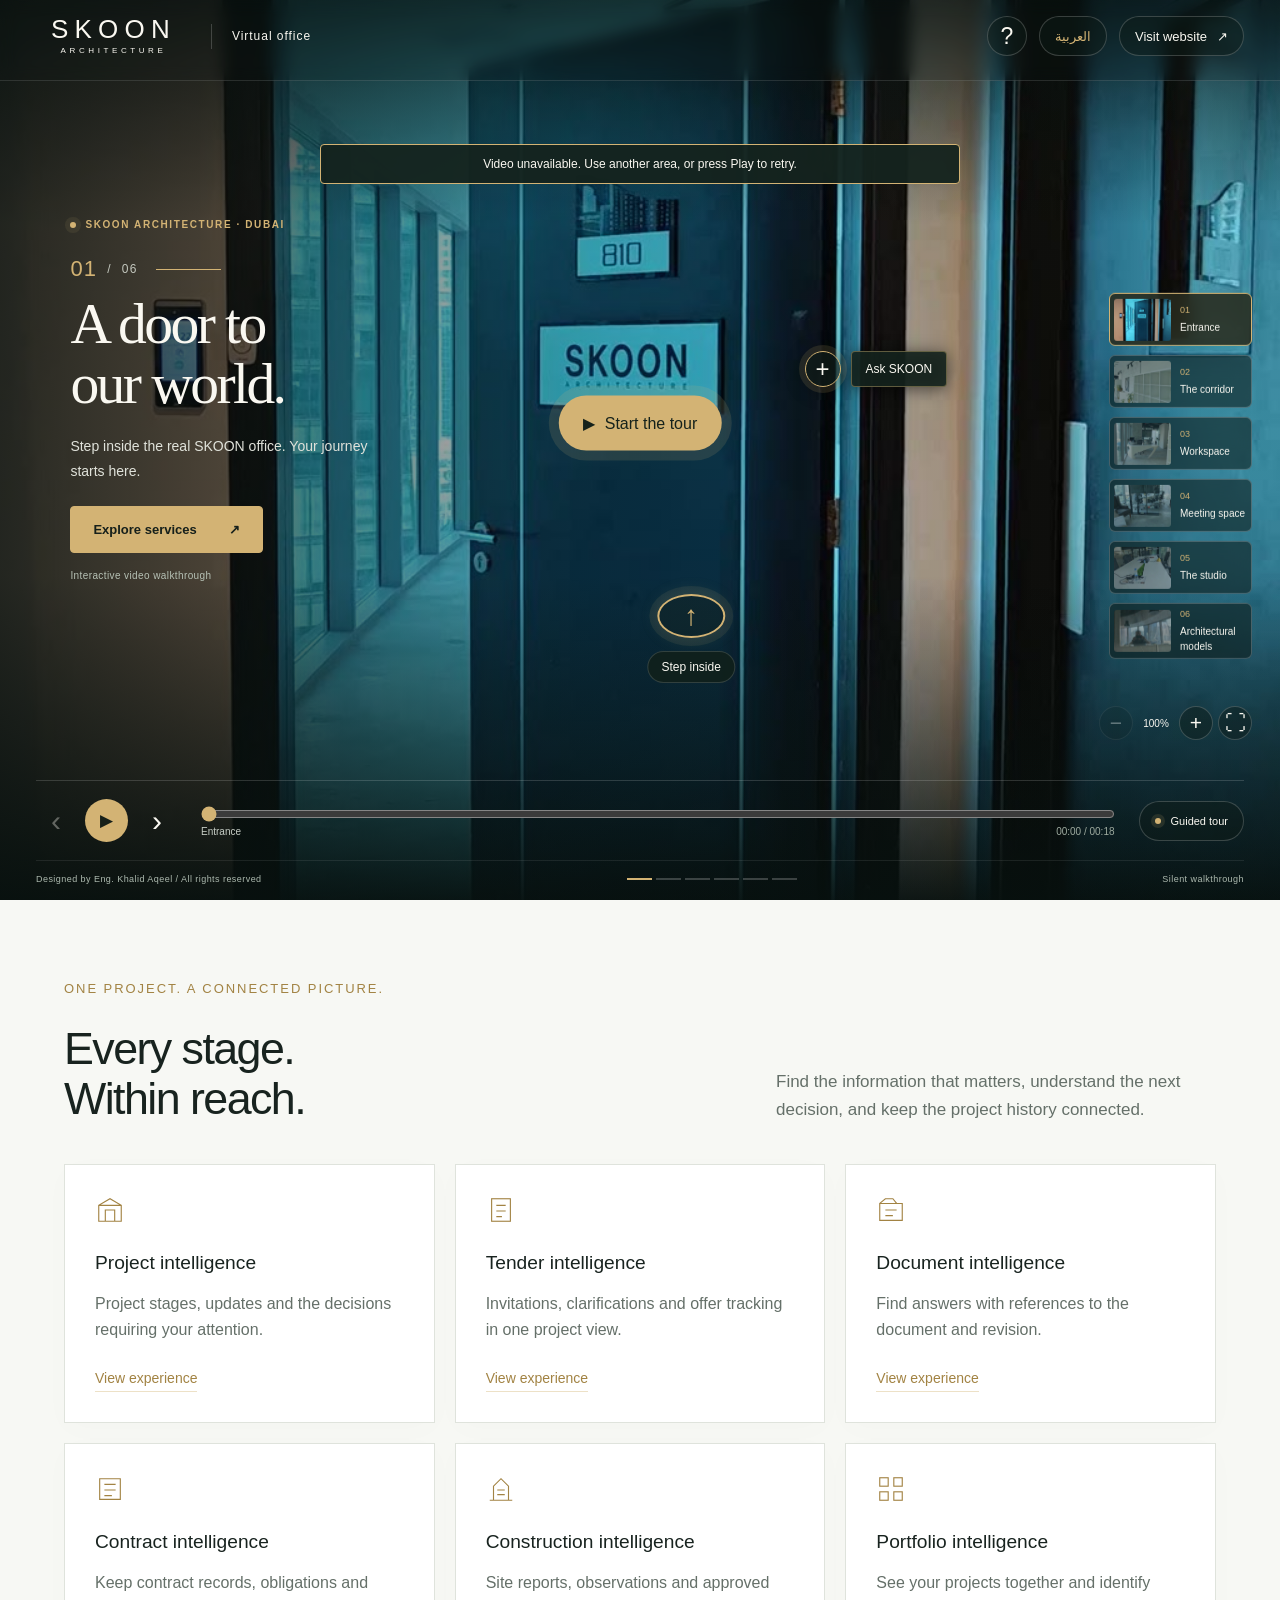
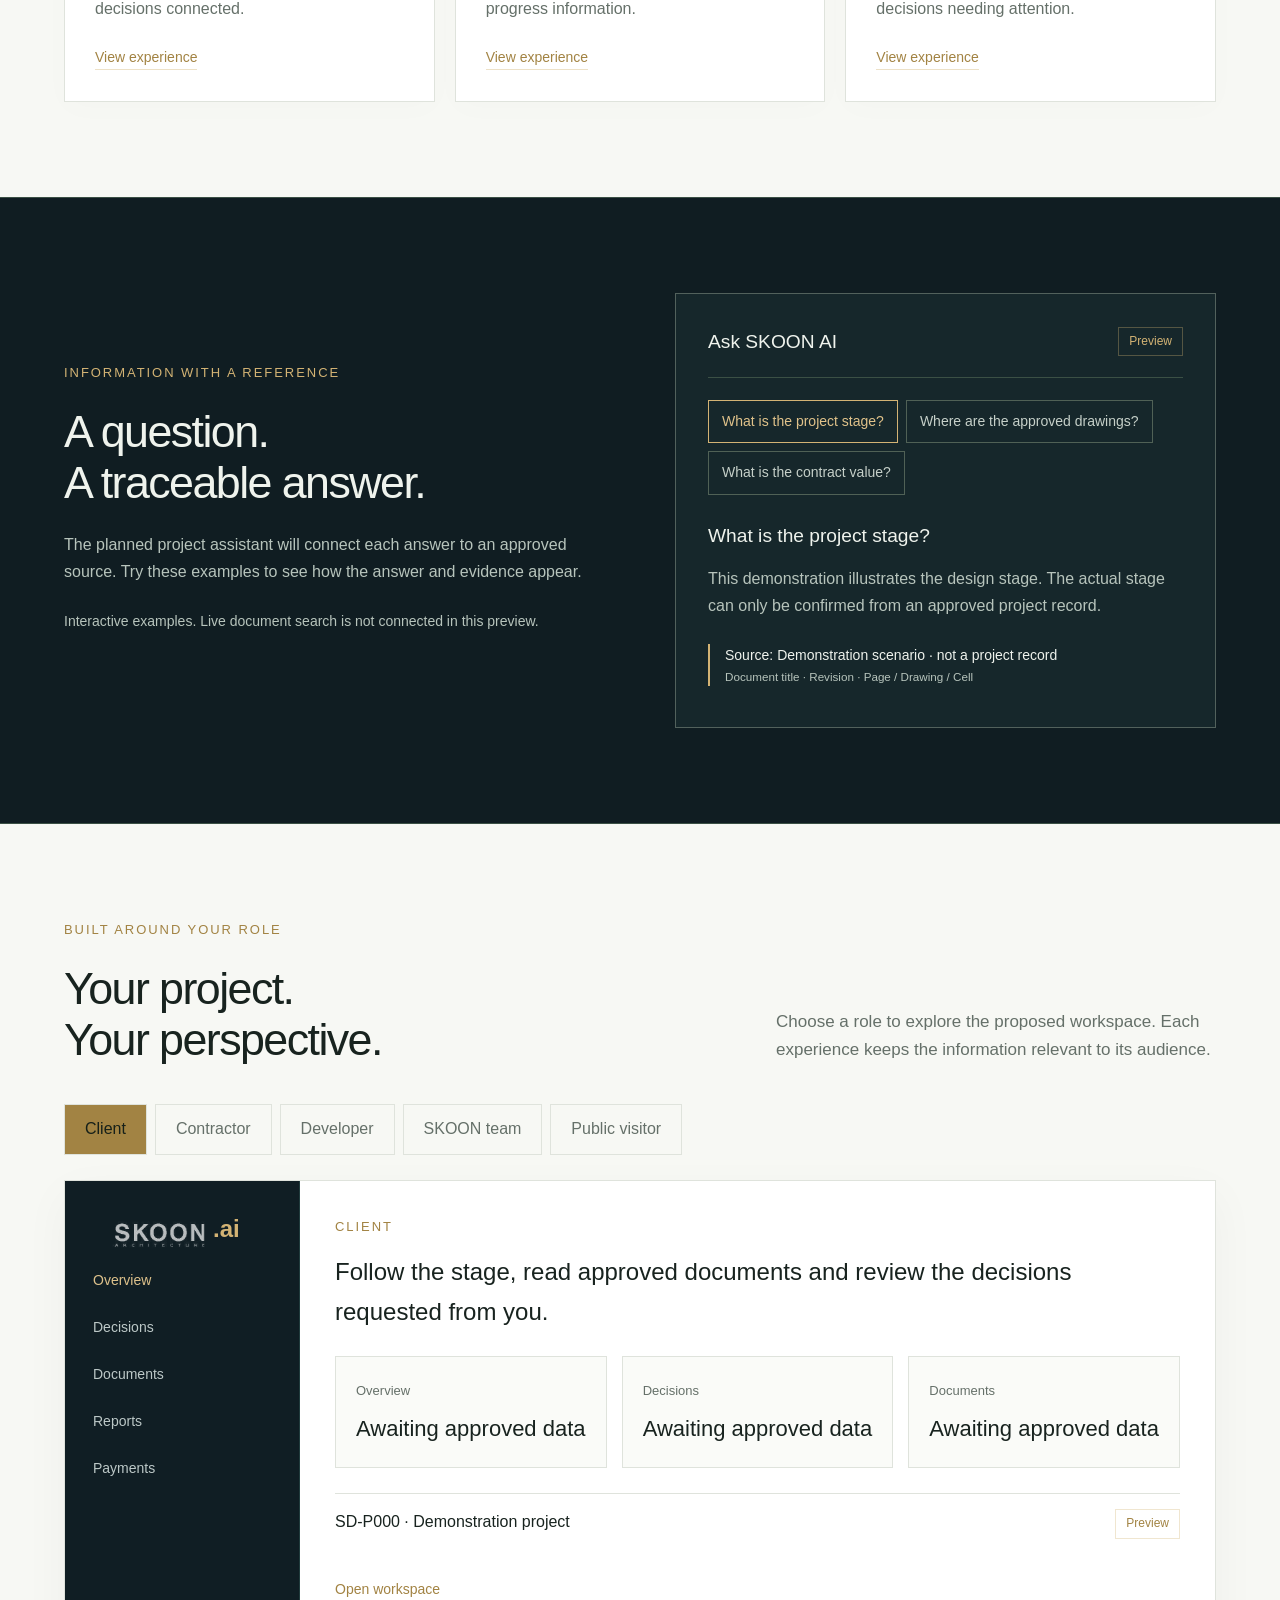
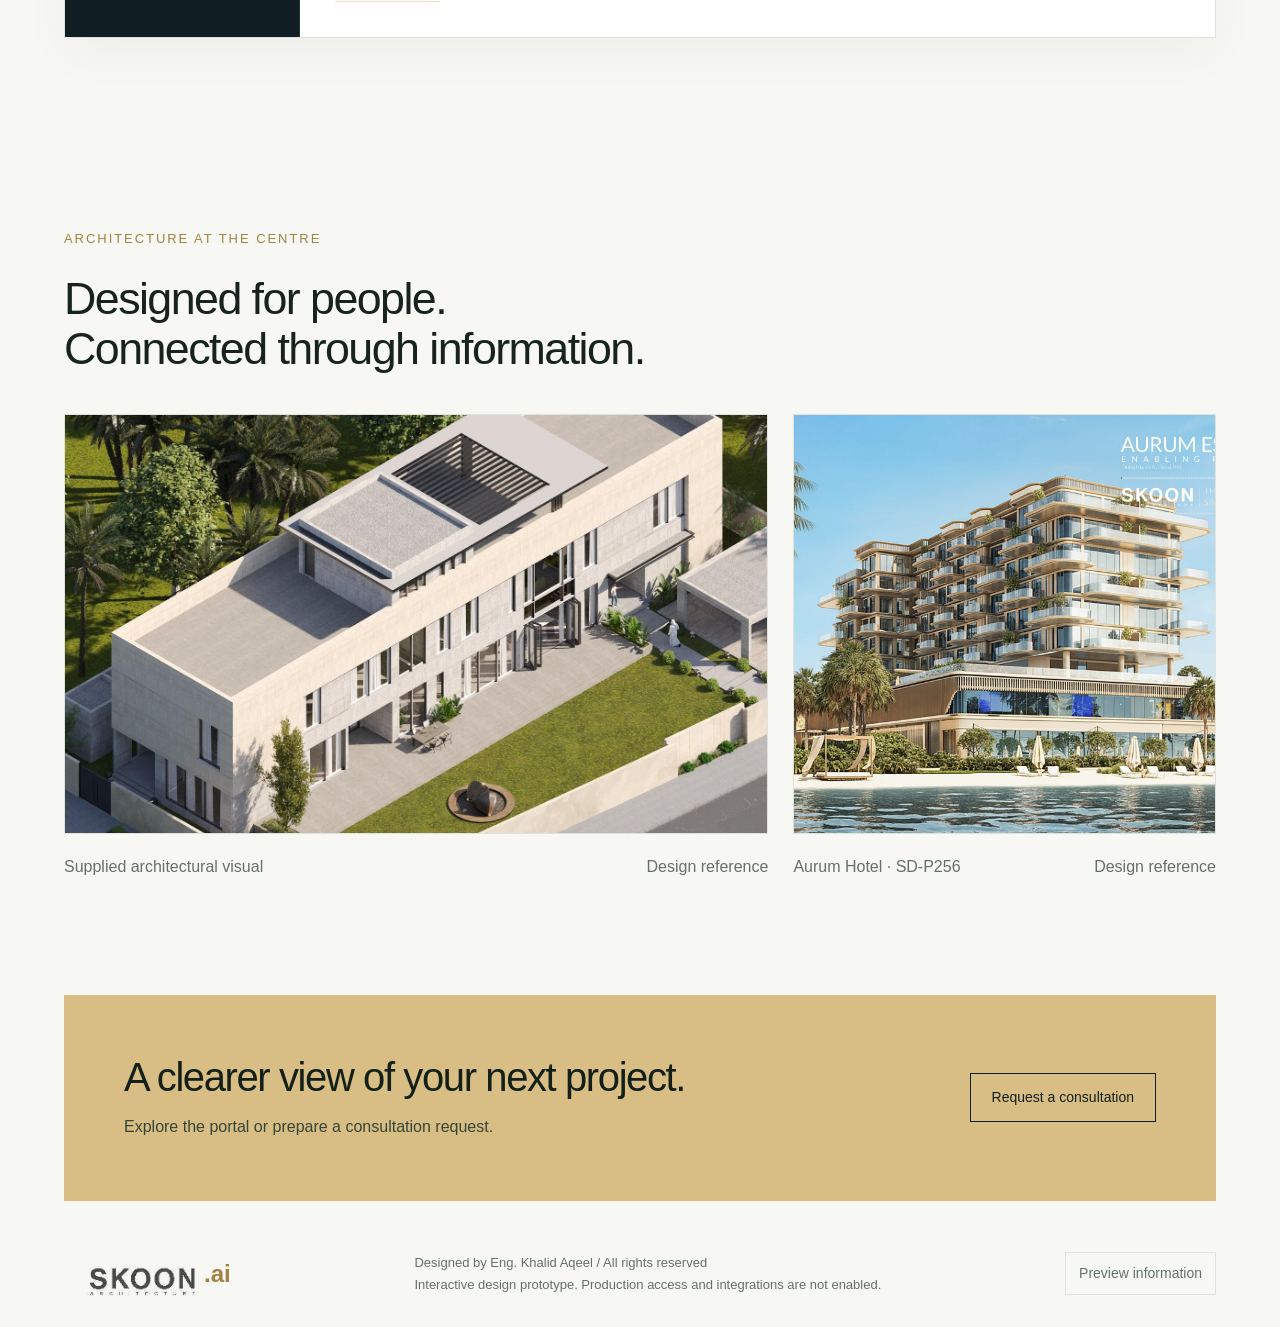
<file: index.html>
<!doctype html><html lang="en"><head><meta charset="utf-8"><meta name="viewport" content="width=device-width, initial-scale=1"><title>SKOON.AI | أهلاً بكم في عالم سكون</title><meta name="description" content="أهلاً بكم في عالم سكون — تجربة افتراضية مدعومة بالذكاء الاصطناعي. استكشف مكتبنا، تعرّف على خدماتنا، وتحدث مع مساعد سكون."><link rel="icon" type="image/svg+xml" href="data:image/svg+xml,%3Csvg xmlns='http://www.w3.org/2000/svg' viewBox='0 0 32 32'%3E%3Crect width='32' height='32' fill='%23101716'/%3E%3Ctext x='9' y='25' fill='%23d3b374' font-family='Arial' font-size='25'%3ES%3C/text%3E%3C/svg%3E"><link rel="stylesheet" href="style.css"><script defer src="app.js"></script><script defer src="office-tour-launcher.js?v=1.0.0"></script>
<meta property="og:type" content="website">
<meta property="og:site_name" content="SKOON.AI">
<meta property="og:title" content="SKOON.AI | أهلاً بكم في عالم سكون">
<meta property="og:description" content="أهلاً بكم في عالم سكون — تجربة افتراضية مدعومة بالذكاء الاصطناعي. استكشف مكتبنا، تعرّف على خدماتنا، وتحدث مع مساعد سكون.">
<meta property="og:url" content="https://skoonaiv2.vercel.app/">
<meta property="og:image" content="https://skoonaiv2.vercel.app/api/share-image?v=1">
<meta property="og:image:type" content="image/png">
<meta property="og:image:width" content="1200">
<meta property="og:image:height" content="630">
<meta property="og:image:alt" content="SKOON.AI — أهلاً بكم في عالم سكون">
<meta name="twitter:card" content="summary_large_image">
<meta name="twitter:title" content="SKOON.AI | أهلاً بكم في عالم سكون">
<meta name="twitter:description" content="أهلاً بكم في عالم سكون — تجربة افتراضية مدعومة بالذكاء الاصطناعي. استكشف مكتبنا، تعرّف على خدماتنا، وتحدث مع مساعد سكون.">
<meta name="twitter:image" content="https://skoonaiv2.vercel.app/api/share-image?v=1">
<link rel="apple-touch-icon" href="/assets/logo.png">
</head><body><noscript>JavaScript is required / يلزم تفعيل جافاسكريبت</noscript></body></html>
</file>
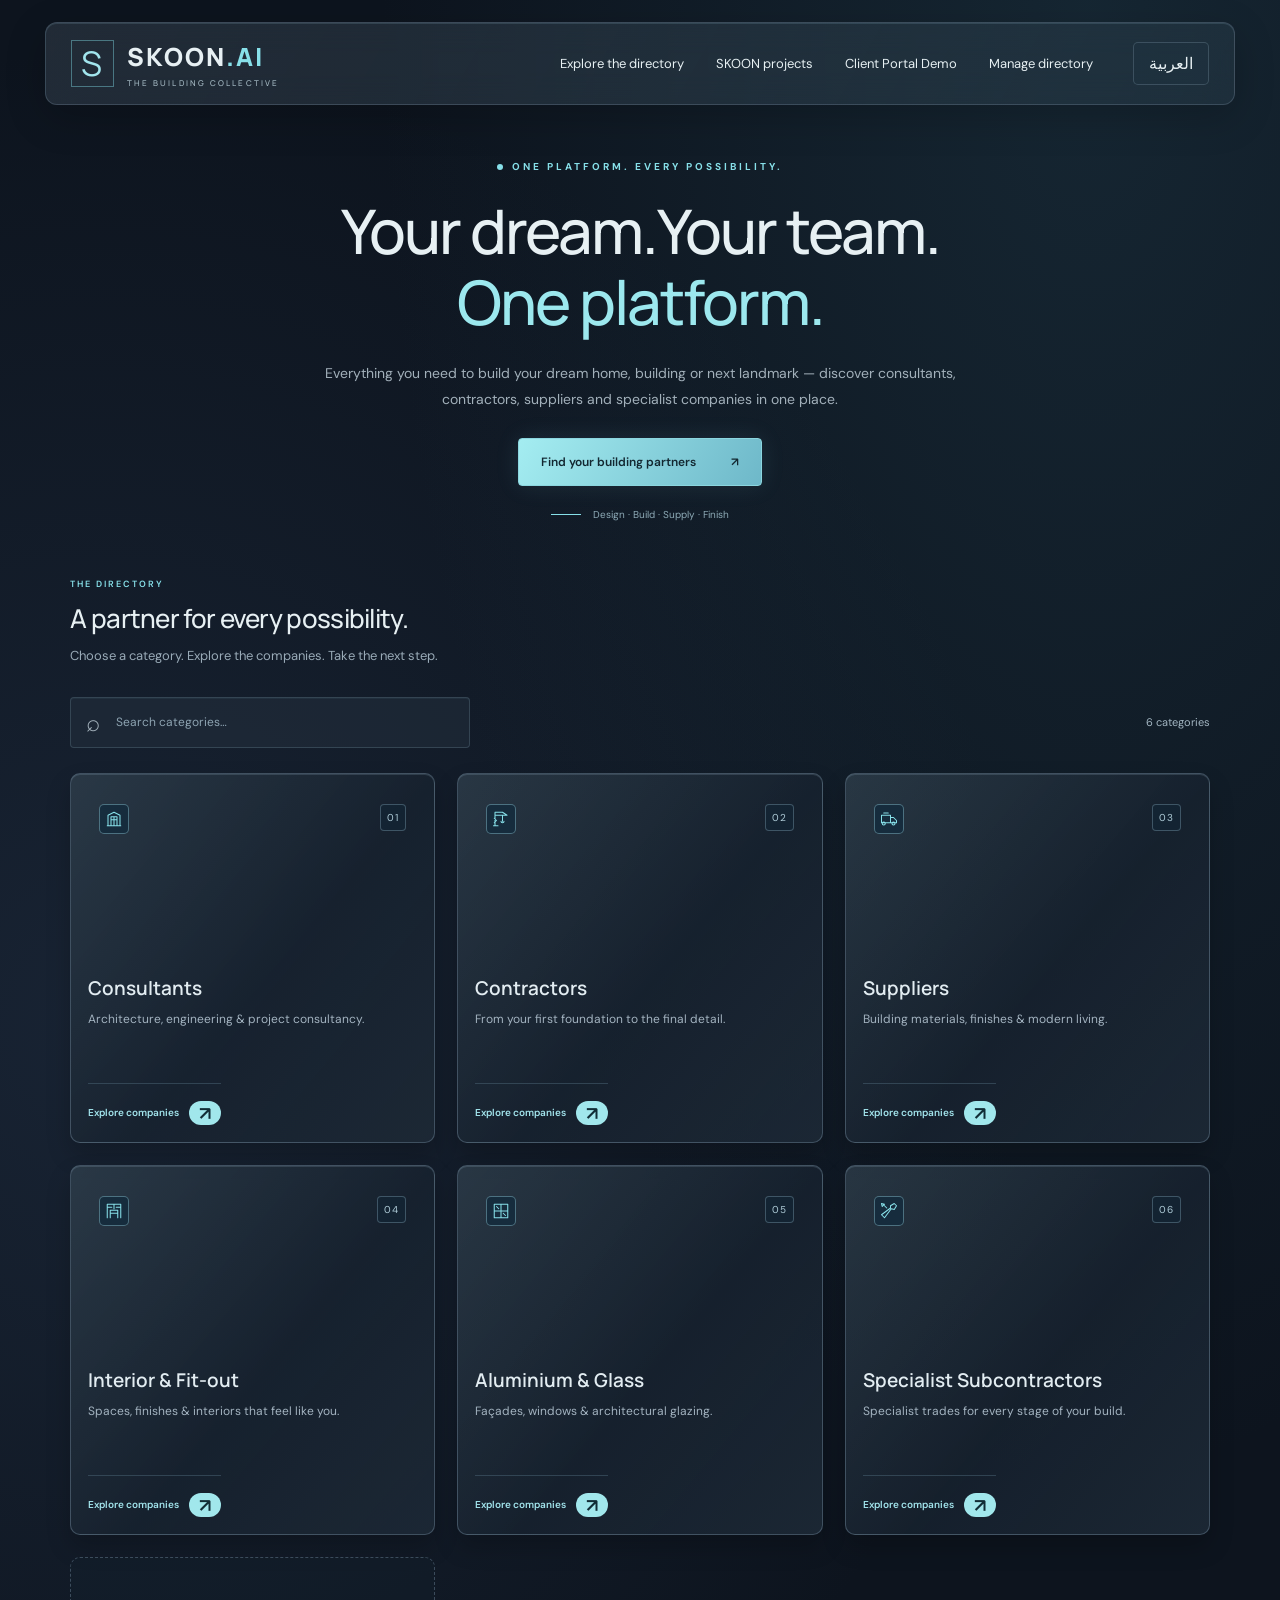
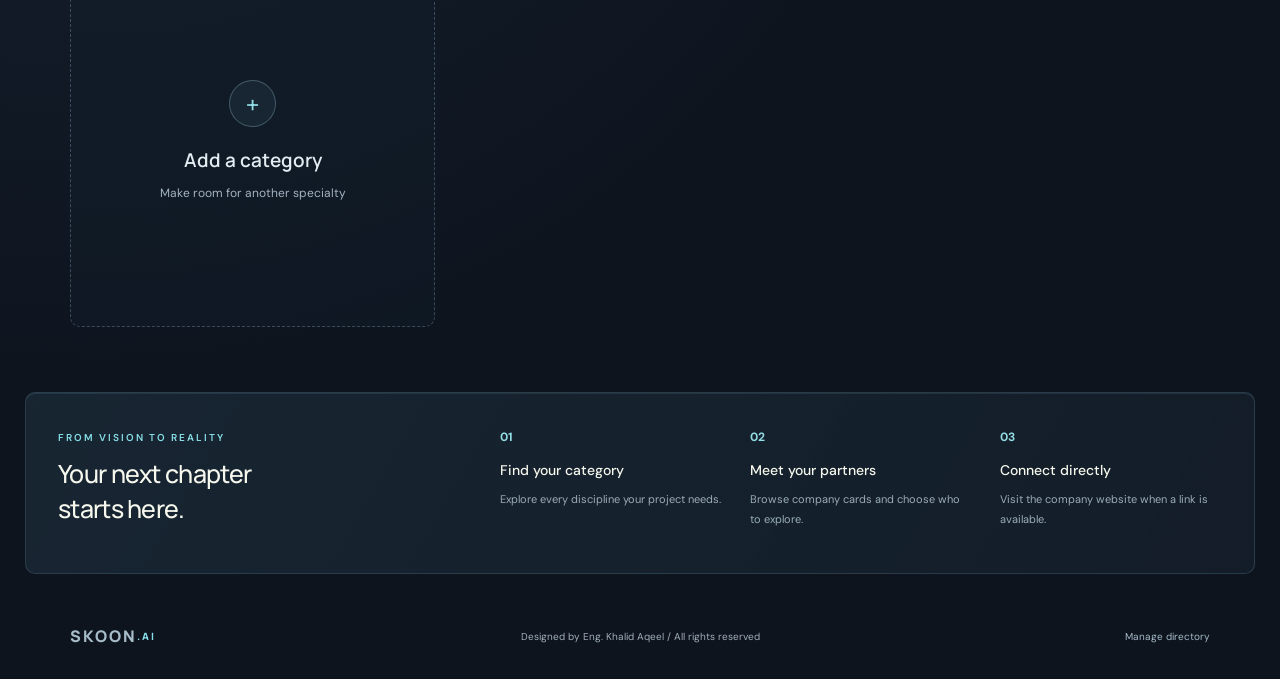
<file: build-hub/index.html>
<!doctype html><html lang="en" dir="ltr"><head><base href="/build-hub/"><meta charset="utf-8"><meta name="viewport" content="width=device-width,initial-scale=1"><meta name="theme-color" content="#132c2a"><meta name="description" content="Your dream home. Your next landmark. Find consultants, contractors, suppliers and specialist companies in one place."><title>SKOON.AI | Build your dream</title><link rel="stylesheet" href="style.css?v=2"><script src="app.js?v=2" defer></script></head><body>
<header><a class="brand" href="#"><span class="brand-mark">S</span><span>SKOON<span class="gold">.AI</span><small data-i="brandSub"></small></span></a><nav><a href="#directory" data-i="explore"></a><a href="../projects.html?lang=en" id="portfolio-link" data-i="portfolioLink"></a><a href="../client-portal-demo.html?lang=en" id="client-preview-link" data-i="clientPreview"></a><button class="text-button" id="manage" data-i="manage"></button></nav><button id="lang" class="language">العربية <span>⌘</span></button></header>
<main><section class="hero"><div class="hero-copy"><div class="eyebrow"><span></span><b data-i="eyebrow"></b></div><h1 data-i="headline"></h1><p data-i="intro"></p><a class="primary" href="#directory"><span data-i="discover"></span><span>↗</span></a><div class="hero-note"><span class="line"></span><span data-i="heroNote"></span></div></div><div class="hero-image"><img src="assets/hero.jpg" alt="Contemporary architecture"><div class="image-label"><span>01 / SKOON.AI</span><strong data-i="imageLabel"></strong></div></div></section>
<section id="directory" class="directory"><div class="section-top"><div><div class="eyebrow" data-i="directoryLabel"></div><h2 id="section-title"></h2><p id="section-subtitle"></p></div><button id="back" class="outline" hidden data-i="back"></button></div><div class="toolbar"><label class="search"><span aria-hidden="true">⌕</span><input id="search" type="search"></label><span class="count" id="count"></span></div><div id="cards" class="cards"></div><p id="empty" hidden data-i="empty"></p></section>
<section class="journey"><div><span class="eyebrow" data-i="journeyLabel"></span><h2 data-i="journeyTitle"></h2></div><div class="steps"><article><b>01</b><h3 data-i="step1"></h3><p data-i="step1text"></p></article><article><b>02</b><h3 data-i="step2"></h3><p data-i="step2text"></p></article><article><b>03</b><h3 data-i="step3"></h3><p data-i="step3text"></p></article></div></section>
</main><footer><a class="brand" href="#">SKOON<span class="gold">.AI</span></a><span data-i="footer"></span><button class="text-button" id="manage-bottom" data-i="manage"></button></footer>
<dialog id="editor"><div class="dialog-head"><div><small class="eyebrow" data-i="editorLabel"></small><h2 data-i="manage"></h2></div><button class="close" id="close-editor" aria-label="Close">×</button></div><p class="local-notice" data-i="localNotice"></p><div class="tabs"><button id="tab-category" class="active" data-i="categories"></button><button id="tab-company" data-i="companies"></button></div><form id="edit-form"><div class="form-grid"><label><span data-i="nameEn"></span><input name="en" required maxlength="90" dir="ltr"></label><label><span data-i="nameAr"></span><input name="ar" required maxlength="90" dir="rtl"></label><label id="icon-field"><span data-i="icon"></span><select name="icon"></select></label><label id="category-field" hidden><span data-i="category"></span><select name="category"></select></label><label id="url-field" hidden><span data-i="url"></span><input name="url" type="url" placeholder="https://" dir="ltr"></label></div><button class="primary" type="submit" id="save-item" data-i="add"></button><button type="button" id="cancel-edit" hidden data-i="cancel"></button></form><div id="edit-list"></div><div class="data-actions"><button id="export" class="outline" data-i="export"></button><label class="outline file-label"><span data-i="import"></span><input id="import" type="file" accept=".json,application/json"></label></div><p role="status" id="editor-status"></p></dialog><div class="toast" role="status" id="toast" hidden></div>
</body></html>
</file>
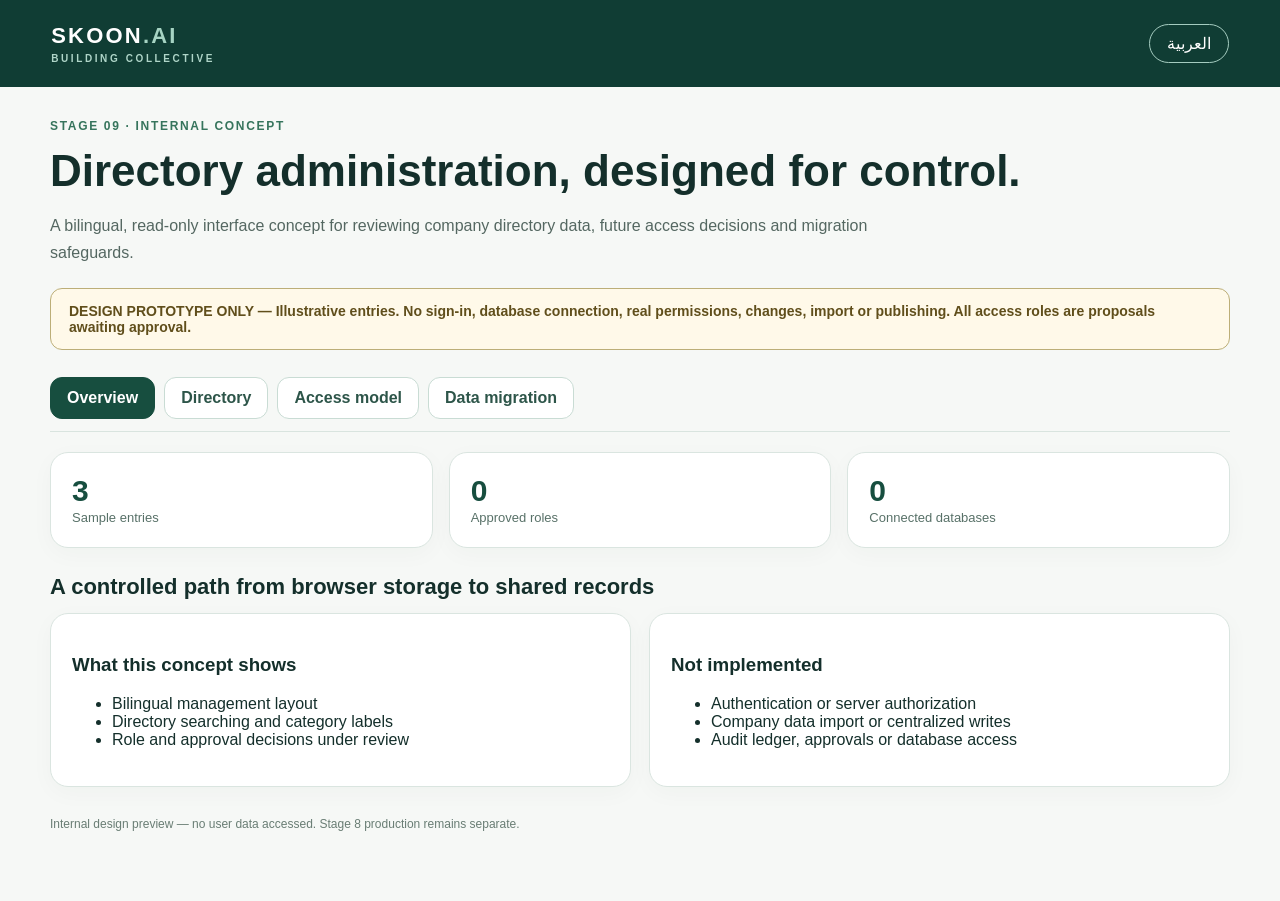
<file: stage9-admin-prototype/index.html>
<!doctype html>
<html lang="en" dir="ltr">
<head>
<meta charset="utf-8"><meta name="viewport" content="width=device-width,initial-scale=1">
<title>SKOON Plus | Stage 9 Concept Only</title>
<style>
:root{font-family:Inter,Arial,Tahoma,sans-serif;color:#142f2b;background:#f6f8f6;font-synthesis:none}
*{box-sizing:border-box}body{margin:0;min-height:100vh}
header{background:#103d34;color:#fff;padding:23px clamp(16px,4vw,56px);display:flex;align-items:center;justify-content:space-between;gap:16px;flex-wrap:wrap}
.brand{font-size:22px;font-weight:850;letter-spacing:.1em}.brand small{font-size:10px;display:block;letter-spacing:.26em;color:#afd5c8;margin-top:4px}
button,input{font:inherit}button{cursor:pointer}button:focus-visible,input:focus-visible{outline:3px solid #6db9a1;outline-offset:2px}
.lang{border:1px solid #a5ccc0;background:transparent;color:white;border-radius:22px;padding:9px 17px;font-weight:650}
.shell{max-width:1260px;margin:0 auto;padding:32px clamp(16px,3.5vw,40px) 70px}
.eyebrow{font-size:12px;font-weight:800;letter-spacing:.14em;color:#36745c;text-transform:uppercase}
h1{font-size:clamp(26px,4.1vw,44px);margin:12px 0 8px;line-height:1.19}p{line-height:1.65}.intro{color:#546761;max-width:850px}
.notice{margin-top:22px;border:1px solid #bcae78;border-radius:12px;padding:14px 18px;background:#fff9e9;color:#604e1b;font-weight:550;font-size:14px}
.tabs{display:flex;gap:9px;flex-wrap:wrap;margin:27px 0 20px;border-bottom:1px solid #d9e4df;padding-bottom:12px}
.tab{padding:11px 16px;border-radius:12px;background:white;color:#2d5549;border:1px solid #c9dcd4;font-weight:650}
.tab[aria-selected=true]{background:#174e3f;color:#fff;border-color:#174e3f}
section[hidden]{display:none!important}
.metrics{display:grid;grid-template-columns:repeat(3,minmax(0,1fr));gap:16px}
.panel,.metric{background:#fff;border:1px solid #dae5e0;border-radius:18px;padding:21px;box-shadow:0 6px 23px #103a2b08}
.metric strong{display:block;font-size:30px;color:#174e3f}.metric span{color:#587168;font-size:13px}
.section-title{font-size:22px;margin:26px 0 13px}.toolbar{display:flex;flex-wrap:wrap;gap:12px;align-items:center;margin:16px 0}
input{border:1px solid #c8d7d0;padding:12px 14px;border-radius:9px;flex:1;min-width:180px}
.table-wrap{overflow-x:auto}.listing{border-collapse:collapse;width:100%;min-width:640px}
th,td{text-align:start;border-bottom:1px solid #e1e9e5;padding:15px 13px;vertical-align:top}
th{font-size:12px;text-transform:uppercase;letter-spacing:.05em;color:#63776f}
.pill{display:inline-block;border-radius:999px;background:#edf5f1;color:#28614e;padding:5px 9px;font-size:12px;font-weight:650}
.pill.gray{background:#f2f2f2;color:#66706c}.muted{color:#65766f;font-size:13px}
.split{display:grid;grid-template-columns:1fr 1fr;gap:18px}.step{padding:14px;border-bottom:1px solid #edf2ee}
.step b{display:block;margin-bottom:6px}.step:last-child{border-bottom:none}
.dryrun{margin-top:20px}.dryrun-head{display:flex;justify-content:space-between;gap:14px;align-items:center;flex-wrap:wrap}
.dryrun-actions{display:flex;gap:8px;flex-wrap:wrap;margin:16px 0}.scenario{border:1px solid #abcabf;color:#154f3c;background:#eff8f3;padding:11px 15px;border-radius:10px;font-weight:700}
.scenario[aria-pressed=true]{background:#154f3c;color:#fff}.finding-block{color:#8b3330;font-weight:800}.finding-review{color:#765a1c;font-weight:800}
.dryrun-summary{font-weight:750;color:#633b16;background:#fff5dc;border:1px solid #e6d4a6;border-radius:11px;padding:12px;margin:12px 0}
.dryrun-code{font-size:12px;direction:ltr;unicode-bidi:isolate;display:inline-block;text-align:left}
.dryrun-caption{font-size:13px;color:#5b7067}.readonly{border-left:4px solid #9d7652;padding:10px 13px;background:#fcf8f3}
[dir=rtl] .readonly{border-left:0;border-right:4px solid #9d7652}
@media(max-width:650px){
  .dryrun .table-wrap{overflow:visible}
  .dryrun .listing{min-width:0;display:block}
  .dryrun .listing thead{display:none}
  .dryrun .listing tbody{display:grid;gap:12px}
  .dryrun .listing tr{display:block;border:1px solid #d9e5df;border-radius:12px;padding:10px;background:#fff}
  .dryrun .listing td{display:grid;grid-template-columns:minmax(90px,36%) minmax(0,1fr);gap:8px;align-items:start;padding:7px 3px;min-width:0;overflow-wrap:anywhere}
  .dryrun .listing td:last-child{border-bottom:0}
  .dryrun .listing td::before{content:attr(data-label);font-size:12px;font-weight:650;color:#597268}
  .dryrun .listing td.dryrun-code{display:grid;text-align:start;direction:inherit;unicode-bidi:normal}
  .dryrun .listing td.dryrun-code span{direction:ltr;unicode-bidi:isolate;display:inline-block;text-align:left;overflow-wrap:anywhere}
  [dir=rtl] .dryrun .listing td.dryrun-code span{text-align:right}
  #access .table-wrap{overflow:visible}
  #access .listing{min-width:0;display:block}
  #access .listing thead{display:none}
  #access .listing tbody{display:grid;gap:12px}
  #access .listing tr{display:block;border:1px solid #d9e5df;border-radius:12px;padding:10px;background:#fff}
  #access .listing td{display:grid;grid-template-columns:minmax(90px,36%) minmax(0,1fr);gap:8px;align-items:start;padding:7px 3px;min-width:0;overflow-wrap:anywhere}
  #access .listing td:last-child{border-bottom:0}
  #access .listing td::before{content:attr(data-label);font-size:12px;font-weight:650;color:#597268}

}
footer{margin-top:30px;color:#697d74;font-size:12px}
[dir=rtl] .brand{letter-spacing:0}[dir=rtl] .brand small{letter-spacing:0}
@media(max-width:650px){.metrics,.split{grid-template-columns:1fr}.shell{padding-top:21px}header{padding:18px}h1{font-size:30px}}
</style></head>
<body>
<header><div class="brand">SKOON<span style="color:#a6d4c3">.AI</span><small id="brand-sub">BUILDING COLLECTIVE</small></div><button type="button" class="lang" id="language">العربية</button></header>
<main class="shell">
  <div class="eyebrow" id="eyebrow"></div><h1 id="headline"></h1><p id="intro" class="intro"></p>
  <div class="notice" id="notice" role="note"></div>
  <nav class="tabs" aria-label="Prototype sections">
    <button class="tab" type="button" data-tab="overview" aria-selected="true"></button>
    <button class="tab" type="button" data-tab="directory" aria-selected="false"></button>
    <button class="tab" type="button" data-tab="access" aria-selected="false"></button>
    <button class="tab" type="button" data-tab="migration" aria-selected="false"></button>
  </nav>
  <section id="overview"><div class="metrics" id="metrics"></div><h2 class="section-title" id="overview-title"></h2><div class="split" id="overview-panels"></div></section>
  <section id="directory" hidden><h2 class="section-title" id="directory-title"></h2><div class="toolbar"><input id="search" type="search" autocomplete="off" aria-label="Search" placeholder=""><span class="muted" id="result-count"></span></div><div class="panel table-wrap"><table class="listing"><thead><tr id="columns"></tr></thead><tbody id="entries"></tbody></table></div></section>
  <section id="access" hidden><h2 class="section-title" id="access-title"></h2><p class="muted" id="access-desc"></p><div class="panel table-wrap"><table class="listing"><thead><tr id="access-columns"></tr></thead><tbody id="access-entries"></tbody></table></div>
    <div class="panel access-check">
      <h3 id="boundary-title"></h3><p id="boundary-desc" class="muted"></p>
      <div id="boundary-options" class="dryrun-actions">
        <button type="button" class="scenario" data-boundary="nominal" aria-pressed="true"></button>
        <button type="button" class="scenario" data-boundary="cross" aria-pressed="false"></button>
        <button type="button" class="scenario" data-boundary="spoof" aria-pressed="false"></button>
        <button type="button" class="scenario" data-boundary="unknown" aria-pressed="false"></button>
      </div>
      <div id="boundary-status" class="dryrun-summary" role="status"></div>
      <ul id="boundary-reasons"></ul>
      <p id="boundary-locked" class="readonly"></p>
    </div>
  </section>
  <section id="migration" hidden><h2 class="section-title" id="migration-title"></h2><p class="muted" id="migration-desc"></p><div class="panel" id="migration-steps"></div>
    <div class="panel dryrun" aria-label="Synthetic preflight preview">
      <div class="dryrun-head"><h3 id="dryrun-title"></h3><span class="pill gray" id="dryrun-only"></span></div>
      <p id="dryrun-desc" class="muted"></p>
      <div class="dryrun-actions" role="group" aria-label="Synthetic test scenarios">
        <button type="button" class="scenario" data-scenario="conflict" aria-pressed="true"></button>
        <button type="button" class="scenario" data-scenario="blocked" aria-pressed="false"></button>
      </div>
      <div class="dryrun-summary" id="dryrun-status" role="status"></div>
      <div id="dryrun-stats" class="dryrun-caption"></div>
      <div class="table-wrap"><table class="listing"><thead><tr id="dryrun-columns"></tr></thead><tbody id="dryrun-findings"></tbody></table></div>
      <p id="dryrun-lock" class="readonly"></p>
    </div></section>
  <footer id="footer"></footer>
</main>
<script src="./directory-dry-run.js" defer></script><script src="./access-boundary-review.js" defer></script><script src="./app.js" defer></script>
</body></html>
</file>
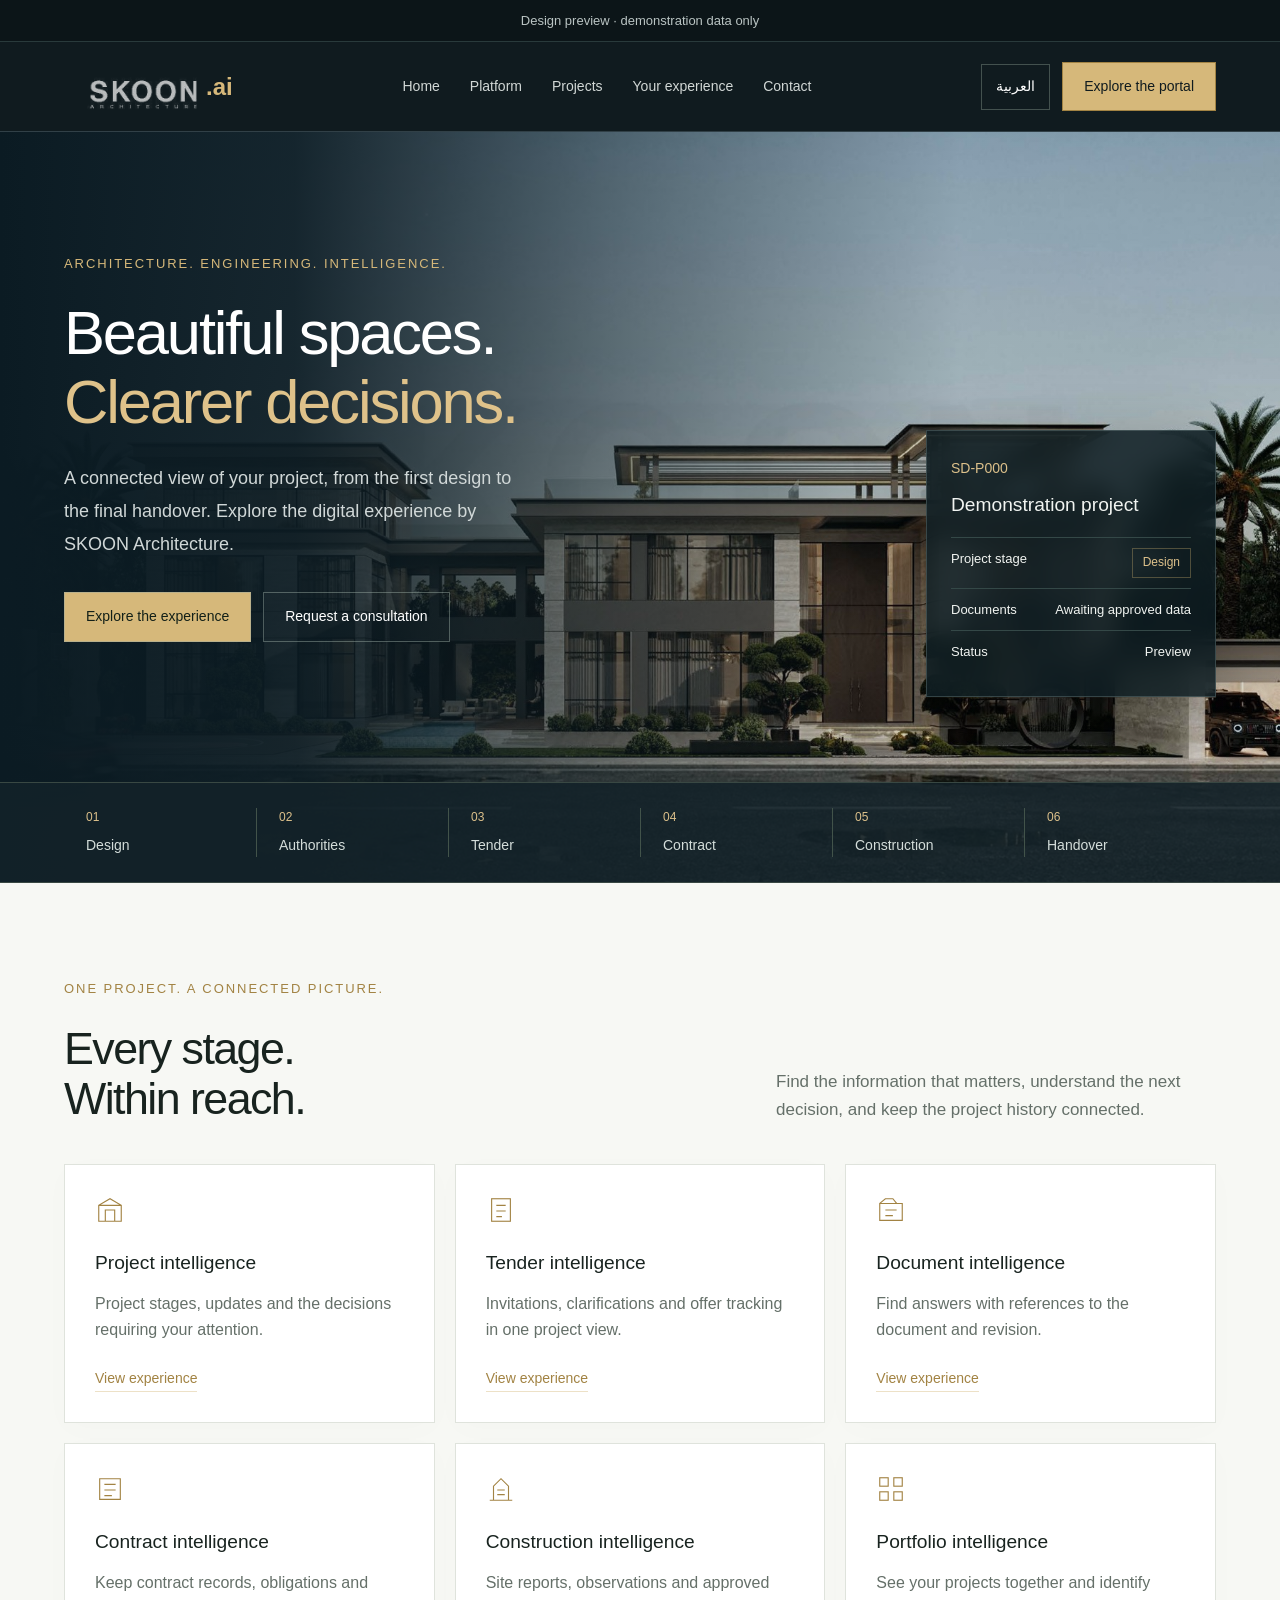
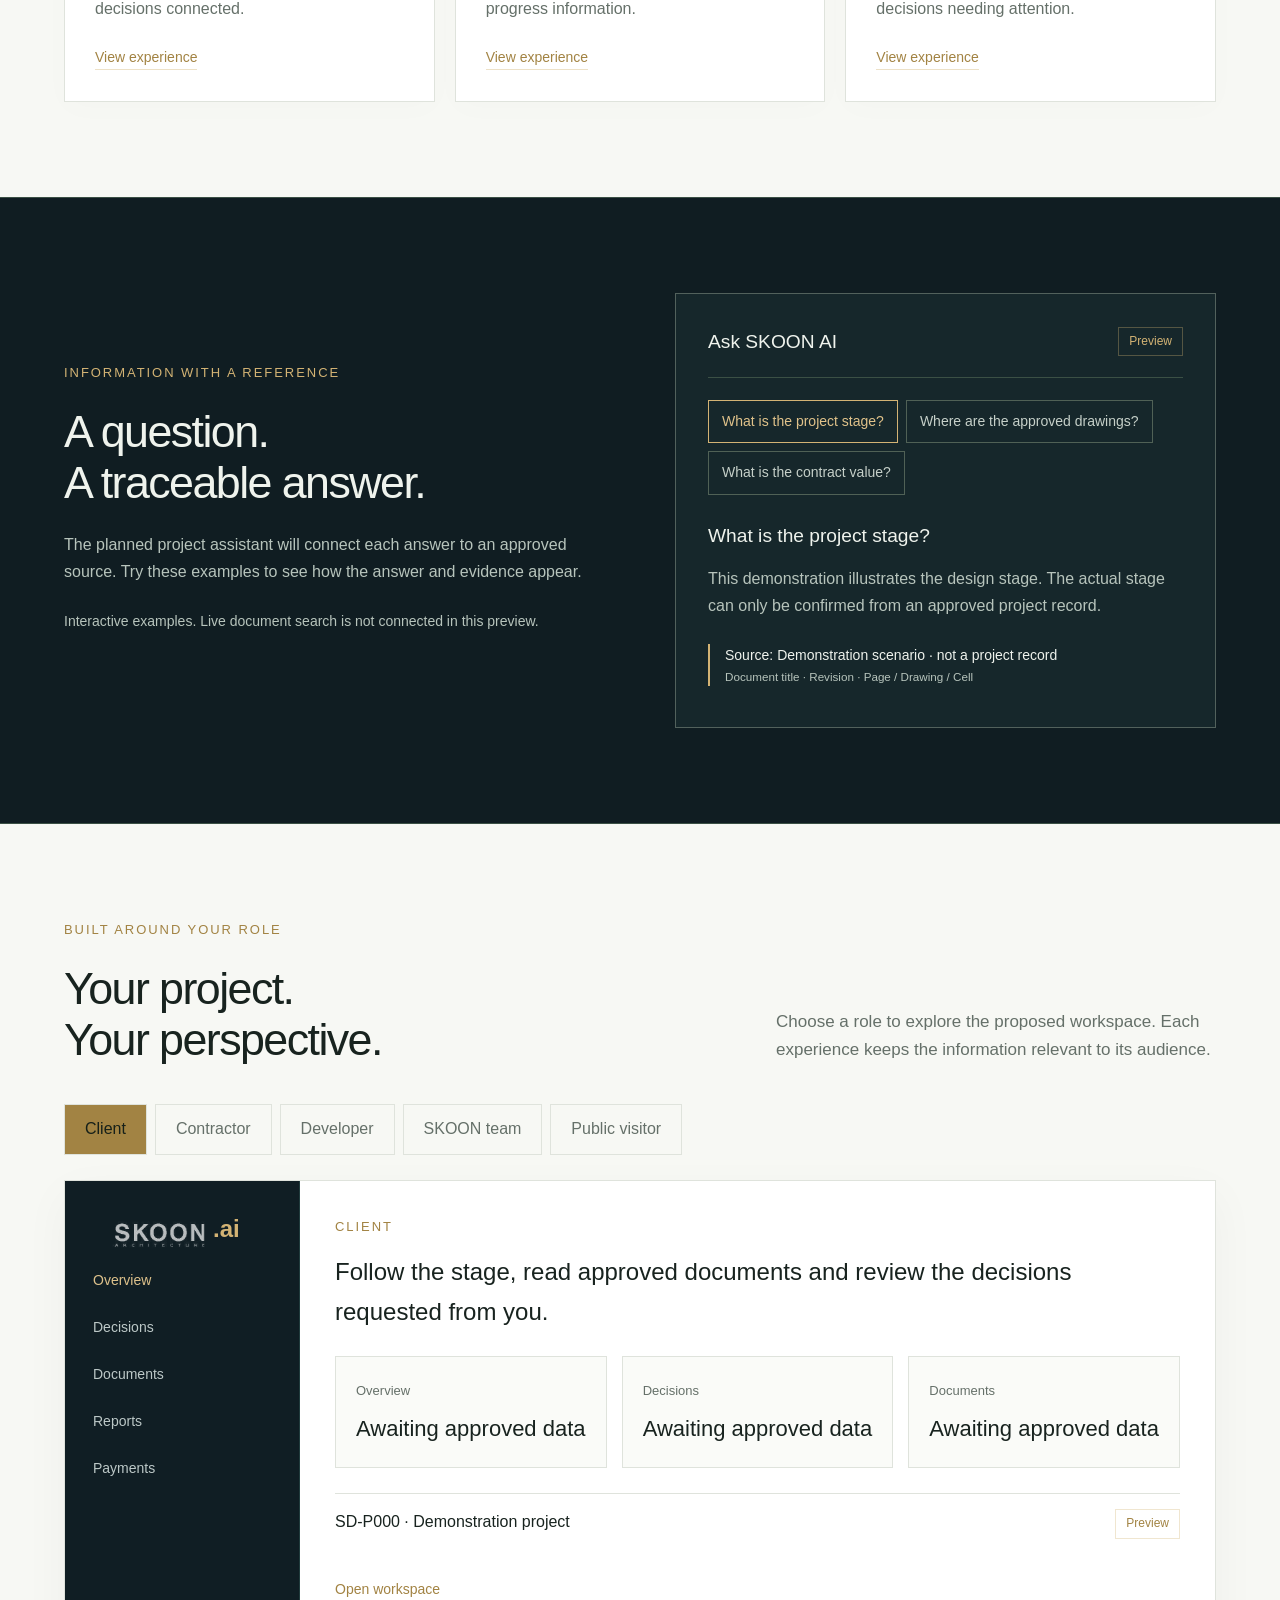
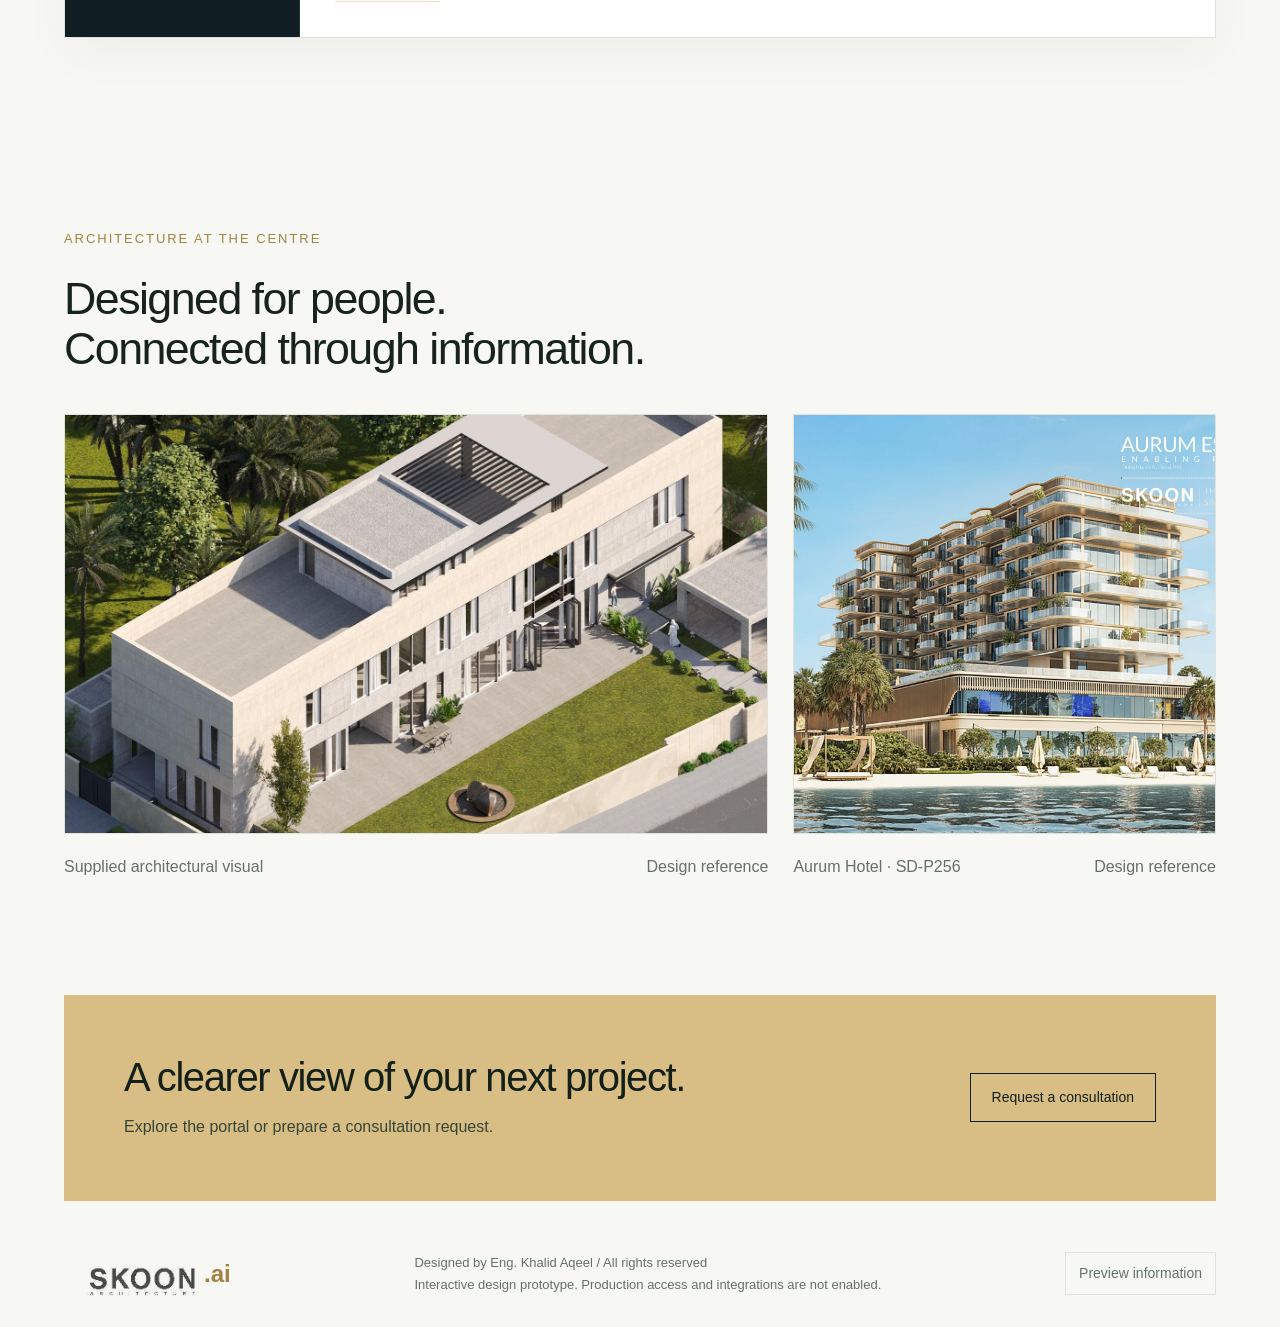
<file: website/index.html>
<!doctype html><html lang="en"><head><meta charset="utf-8"><meta name="viewport" content="width=device-width, initial-scale=1"><title>SKOON.ai</title><meta name="description" content="SKOON Architecture digital project experience"><link rel="icon" type="image/svg+xml" href="data:image/svg+xml,%3Csvg xmlns='http://www.w3.org/2000/svg' viewBox='0 0 32 32'%3E%3Crect width='32' height='32' fill='%23101716'/%3E%3Ctext x='9' y='25' fill='%23d3b374' font-family='Arial' font-size='25'%3ES%3C/text%3E%3C/svg%3E"><link rel="stylesheet" href="style.css"><script defer src="app.js"></script></head><body><noscript>JavaScript is required / يلزم تفعيل جافاسكريبت</noscript></body></html>
</file>
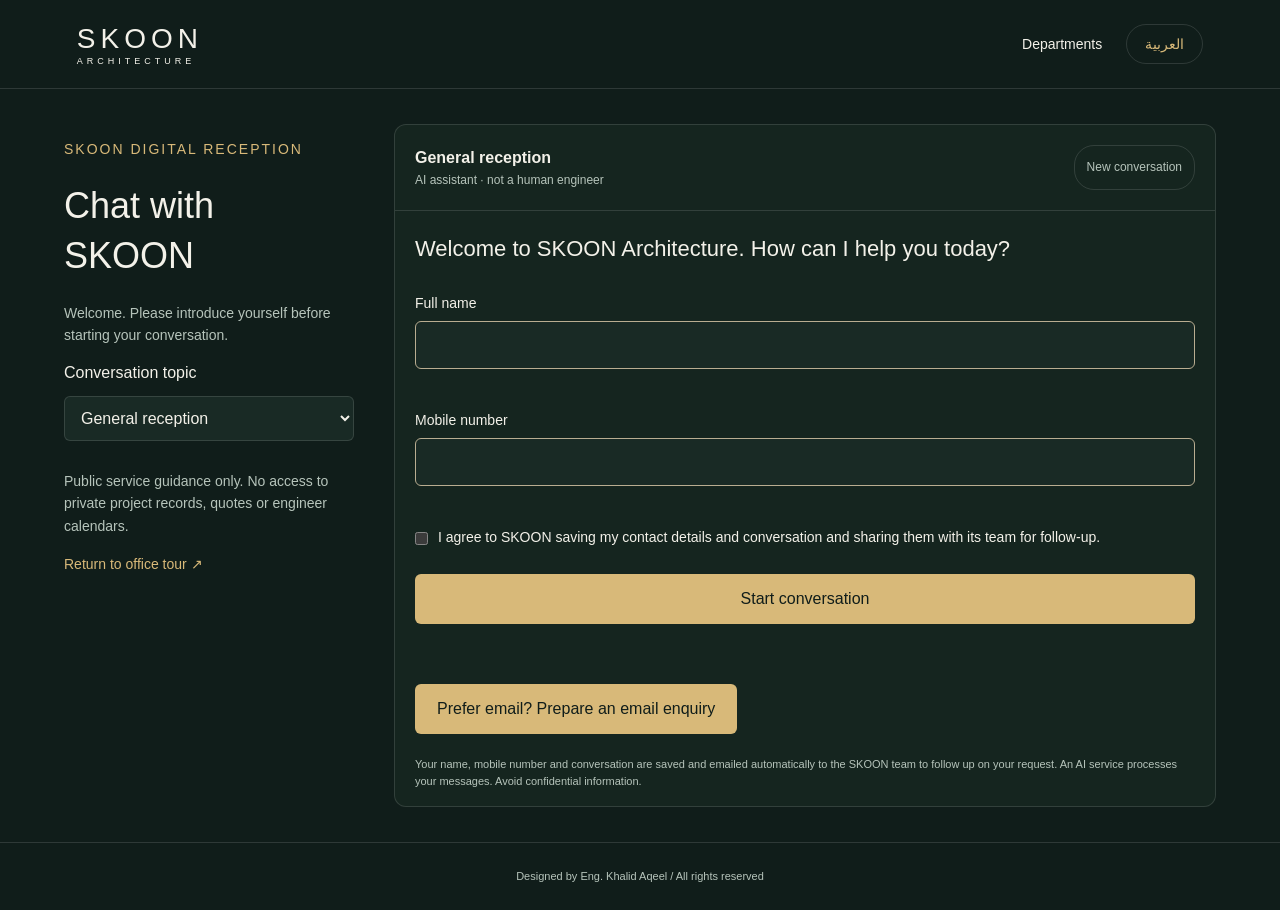
<file: chat.html>
<!doctype html><html lang="en" dir="ltr"><head><meta charset="utf-8"><meta name="viewport" content="width=device-width,initial-scale=1"><title>SKOON Assistant</title><link rel="stylesheet" href="reception.css?v=1.4.0"><link rel="stylesheet" href="chat.css?v=1.4.0"><script defer src="reception.js?v=1.4.0"></script><script defer src="chat.js?v=1.4.0"></script><style>[hidden]{display:none!important}#visitor-form input:not([type=checkbox]){display:block;width:100%;padding:12px;margin-top:6px;border:1px solid #b9ad91;border-radius:6px;font:inherit}#visitor-form label{font-size:14px;line-height:1.6}</style></head><body data-page="chat"><header class="top"><a class="brand" id="home" href="reception.html" dir="ltr">SKOON<span>ARCHITECTURE</span></a><nav><a id="back" href="reception.html"></a><button id="language" type="button">العربية</button></nav></header><main class="chat-main"><aside><p class="eyebrow" id="label"></p><h1 id="heading"></h1><p id="intro"></p><label for="department" id="department-label"></label><select id="department"></select><p id="scope"></p><a id="tour" href="office-tour.html"></a></aside><section class="chat-panel" aria-labelledby="chat-title"><div class="chat-head"><div><strong id="chat-title"></strong><small id="identity"></small></div><button id="clear" type="button"></button></div><form id="visitor-form" style="padding:20px;display:grid;gap:12px"><h2 id="visitor-welcome" style="font-size:22px"></h2><label><span id="visitor-name-label"></span><input id="chat-name" required minlength="2" maxlength="100" autocomplete="name"></label><label><span id="visitor-phone-label"></span><input id="chat-phone" type="tel" required minlength="7" maxlength="25" autocomplete="tel" dir="ltr" pattern="[+0-9 ()-]{7,25}"></label><label><input id="chat-consent" type="checkbox" required> <span id="visitor-consent-label"></span></label><button class="gold" id="start-chat" type="submit"></button></form><div class="transcript" id="transcript" role="log" aria-live="polite" aria-relevant="additions"></div><div id="suggestions" class="suggestions"></div><p id="status" role="status"></p><a id="email-fallback" class="gold" style="margin:0 20px 12px;align-self:start" href="reception.html"></a><form id="chat-form"><label class="sr-only" for="message" id="message-label"></label><textarea id="message" required rows="2" maxlength="2000" dir="auto"></textarea><button class="gold" id="send" type="submit"></button></form><p class="chat-privacy" id="privacy"></p></section></main><footer style="justify-content:center;text-align:center"><span id="designer-credit">Designed by Eng. Khalid Aqeel / All rights reserved</span></footer><noscript>Enable JavaScript / يرجى تفعيل جافاسكريبت</noscript></body></html>
</file>
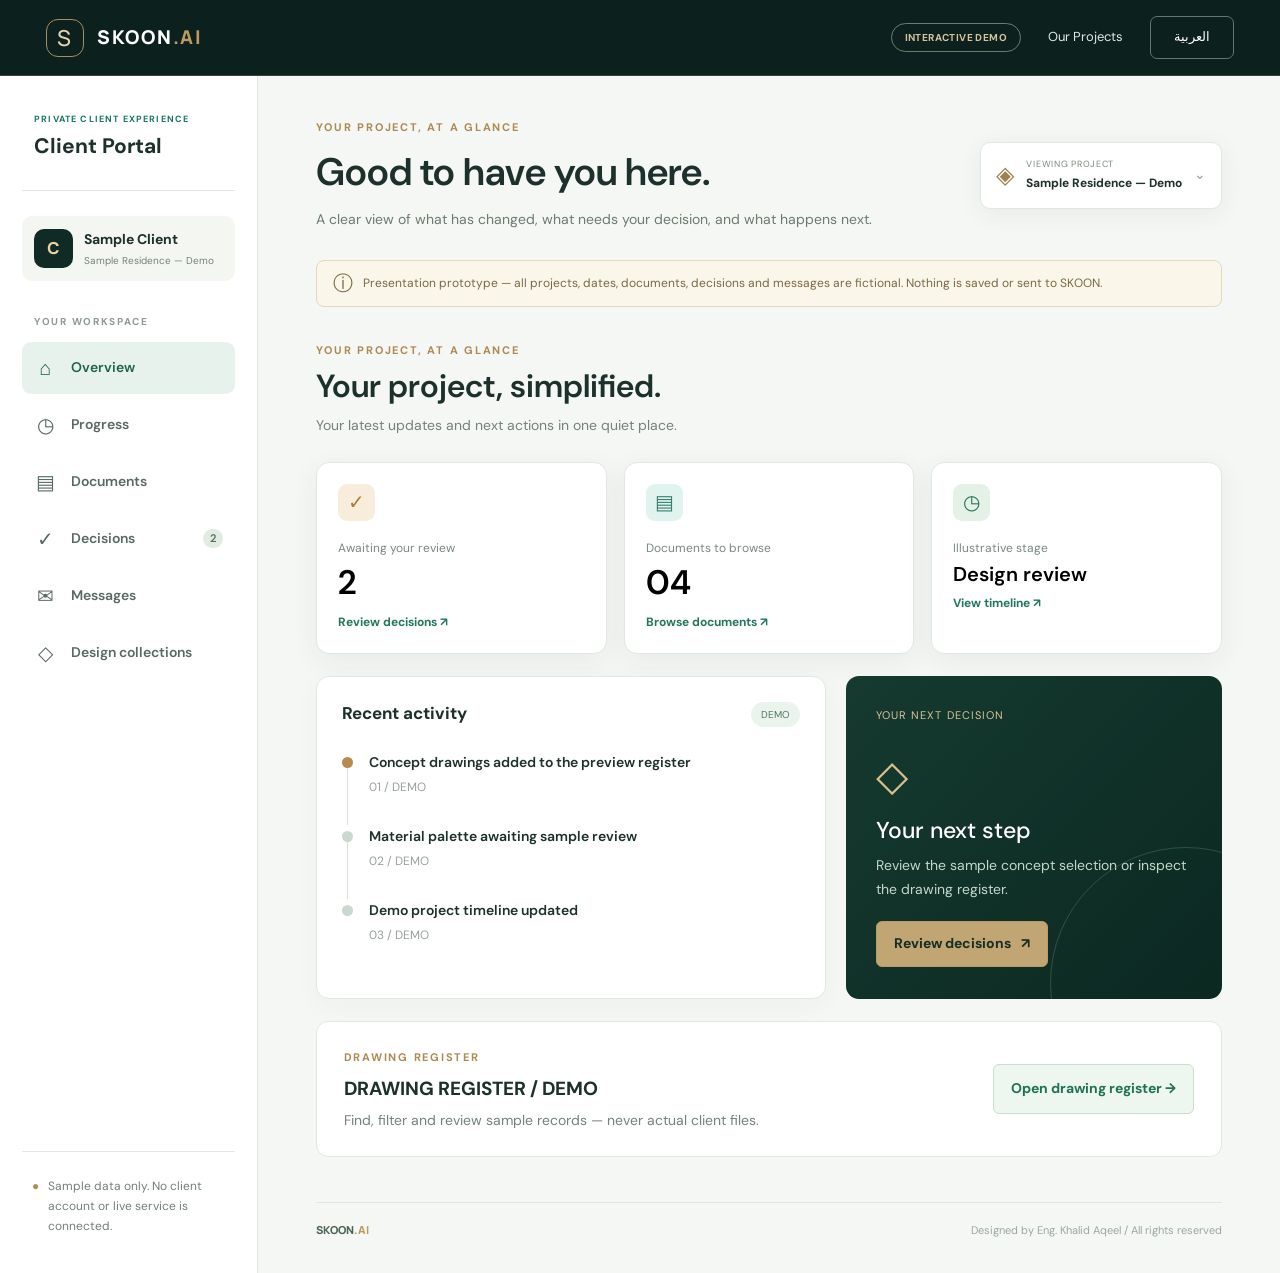
<file: client-portal-demo.html>
<!doctype html>
<html lang="en" dir="ltr"><head>
<meta charset="utf-8"><meta name="viewport" content="width=device-width, initial-scale=1">
<meta name="theme-color" content="#102723">
<meta name="description" content="SKOON client portal bilingual interactive review preview. Demonstration only.">
<title>Client Portal Preview | SKOON Architecture</title>
<link rel="stylesheet" href="/client-portal-demo.css">
<script src="/client-portal-demo.js" defer></script>
</head><body>
<header class="topbar">
  <a href="/?lang=en" id="brand-link" class="brand" aria-label="SKOON home"><span class="brand-icon">S</span><span>SKOON<em>.AI</em></span></a>
  <div class="topnav"><span class="demo-chip" data-i="demoLabel">INTERACTIVE DEMO</span><a href="/projects.html?lang=en" id="projects-link" data-i="backWebsite">Our Projects</a><button id="language" aria-label="Switch language" type="button">العربية</button></div>
</header>
<div class="app-frame">
 <aside class="sidebar" id="sidebar">
   <div class="sidebar-title"><small data-i="portalEyebrow">PRIVATE CLIENT EXPERIENCE</small><strong data-i="portalTitle">Client Portal</strong></div>
   <div class="client-id"><span class="avatar">C</span><div><b data-i="clientName">Sample Client</b><small data-i="sampleProject">Sample Residence — Demo</small></div></div>
   <div class="sidebar-caption" data-i="workspace">YOUR WORKSPACE</div>
   <nav id="tabs" aria-label="Client portal pages">
     <button type="button" data-tab="home" aria-current="page"><span class="navglyph">⌂</span><span data-i="home">Overview</span></button>
     <button type="button" data-tab="progress"><span class="navglyph">◷</span><span data-i="progress">Progress</span></button>
     <button type="button" data-tab="documents"><span class="navglyph">▤</span><span data-i="documents">Documents</span></button>
     <button type="button" data-tab="decisions"><span class="navglyph">✓</span><span data-i="decisions">Decisions</span><span id="decision-count" class="nav-number">2</span></button>
     <button type="button" data-tab="messages"><span class="navglyph">✉</span><span data-i="messages">Messages</span></button>
     <button type="button" data-tab="collections"><span class="navglyph">◇</span><span data-i="collections">Design collections</span></button>
   </nav>
   <div class="sidebar-bottom"><span class="safety-dot">●</span><span data-i="demoNote">Sample data only. No client account or live service is connected.</span></div>
 </aside>
 <main id="content" class="content">
   <section class="welcome" aria-labelledby="page-title">
     <div><div class="eyebrow" data-i="dashboardLabel">YOUR PROJECT, AT A GLANCE</div><h1 id="page-title" data-i="welcomeTitle">Good to have you here.</h1><p class="welcome-intro" data-i="welcomeText">A clear view of what has changed, what needs your decision, and what happens next.</p></div>
     <div class="project-switch"><span class="project-mark">◈</span><div><small data-i="viewingProject">VIEWING PROJECT</small><strong data-i="sampleProject">Sample Residence — Demo</strong></div><span class="switch-dot">⌄</span></div>
   </section>
   <div class="demo-warning"><span class="shield-mark">ⓘ</span><span data-i="demoWarning">Presentation prototype — all projects, dates, documents, decisions and messages are fictional. Nothing is saved or sent.</span></div>
   <div id="view" aria-live="polite"></div>
   <footer class="app-footer"><span>SKOON<span class="gold">.AI</span></span><span data-i="footer">Designed by Eng. Khalid Aqeel / All rights reserved</span></footer>
 </main>
</div>
</body></html>
</file>
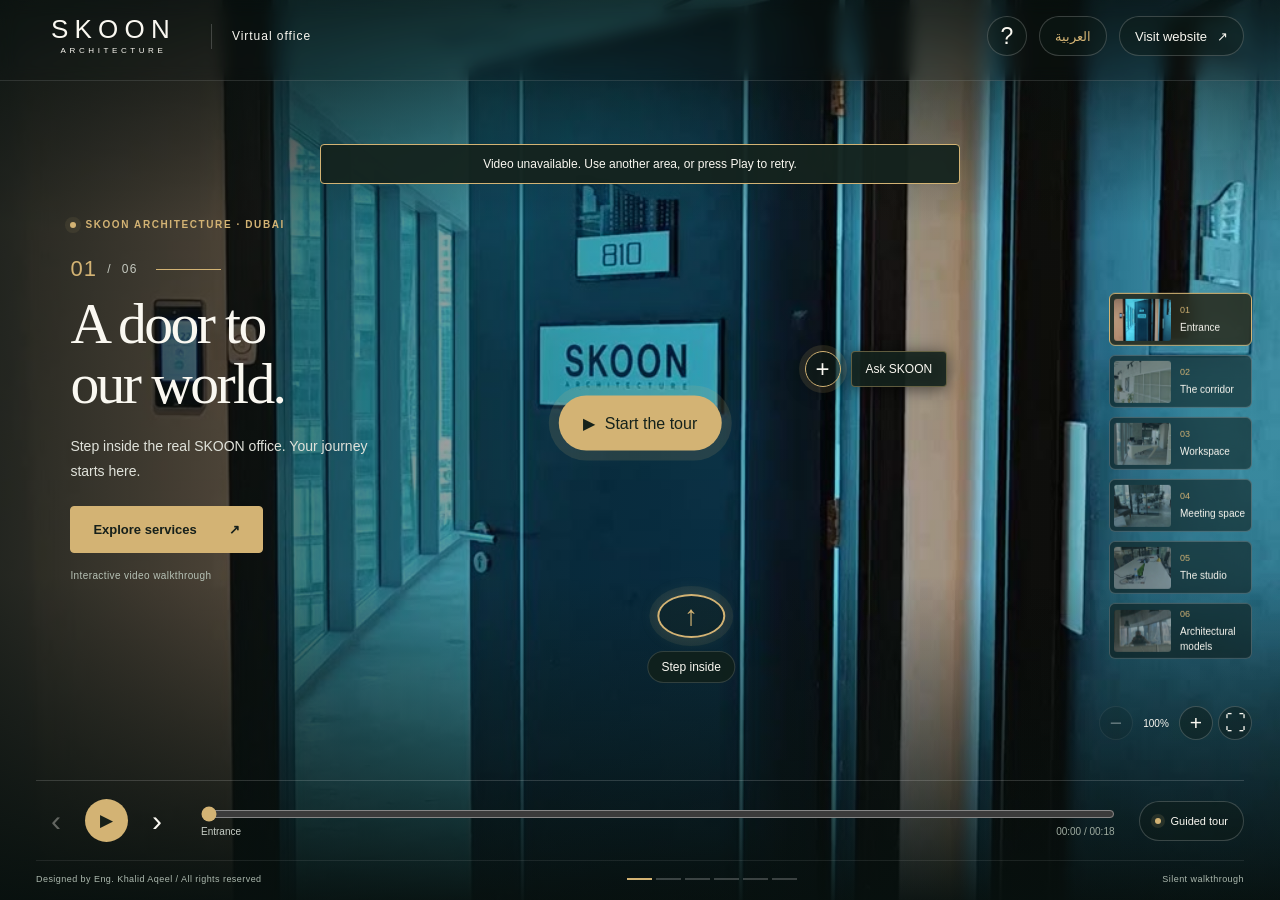
<file: office-tour.html>
<!doctype html>
<html lang="en" dir="ltr">
<head>
<meta charset="utf-8">
<meta name="viewport" content="width=device-width,initial-scale=1,viewport-fit=cover">
<meta name="theme-color" content="#101716">
<meta name="description" content="Step inside SKOON Architecture. Explore our real office through an interactive video walkthrough.">
<title>Virtual Office | SKOON Architecture</title>
<link rel="stylesheet" href="office-tour.css?v=1.0.0">
<script defer src="office-tour-config.js?v=1.1.0"></script>
<script defer src="office-tour-model.js?v=1.0.0"></script>
<script defer src="office-tour.js?v=1.0.0"></script>
</head>
<body>
<div id="office-app">
  <main class="viewport" id="viewport" aria-label="Office video walkthrough">
    <video id="tour-video" muted playsinline preload="auto" poster="assets/office/entrance-v1.jpg" aria-label="SKOON office walkthrough"></video>
    <div class="cinema-shade" aria-hidden="true"></div>
    <header class="topbar">
      <div class="brand"><span class="wordmark" dir="ltr"><b>SKOON</b><small>ARCHITECTURE</small></span><span class="brand-divider"></span><span data-i18n="office">Virtual office</span></div>
      <div class="top-actions"><button id="help" class="icon-btn" data-title="help" aria-label="Help">?</button><button id="language" class="language">العربية</button><button id="website" class="site-btn"><span data-i18n="website">Visit website</span><span aria-hidden="true">↗</span></button></div>
    </header>
    <section class="scene-copy" aria-live="polite" aria-atomic="true">
      <div class="eyebrow"><span class="live-dot"></span><span data-i18n="eyebrow">SKOON ARCHITECTURE · DUBAI</span></div>
      <div class="scene-number"><bdi id="scene-number">01</bdi><span>/</span><bdi>06</bdi><span class="scene-line"></span></div>
      <h1 id="scene-title">A door to our world.</h1><p id="scene-description">Step inside the real SKOON office. Your journey starts here.</p>
      <button id="services" class="gold-btn"><span data-i18n="services">Explore services</span><span aria-hidden="true">↗</span></button>
      <p class="format-label" data-i18n="format">Interactive video walkthrough</p>
    </section>
    <nav id="scene-nav" class="scene-nav" aria-label="Office areas"></nav>
    <button class="spatial-hotspot" id="spatial-hotspot"><span class="hotspot-ring" aria-hidden="true">+</span><span class="hotspot-label" id="hotspot-label">Ask SKOON</span></button>
    <button id="next-point" class="next-point"><span class="floor-ring" aria-hidden="true">↑</span><span id="next-label">Step inside</span></button>
    <button class="start-play" id="start-play" hidden><span aria-hidden="true">▶</span><span data-i18n="start">Start the tour</span></button>
    <div class="media-status" id="media-status" role="status" hidden></div>
    <div class="tools"><button id="zoom-out" class="icon-btn" data-title="zoomOut" aria-label="Zoom out">−</button><output id="zoom-value">100%</output><button id="zoom-in" class="icon-btn" data-title="zoomIn" aria-label="Zoom in">+</button><button id="fullscreen" class="icon-btn" data-title="fullscreen" aria-label="Fullscreen">⛶</button></div>
    <footer class="tour-footer">
      <div class="playback">
        <div class="transport"><button id="previous" class="icon-btn" data-title="previous" aria-label="Previous area">‹</button><button id="play" class="play-btn" aria-label="Play">▶</button><button id="next" class="icon-btn" data-title="next" aria-label="Next area">›</button></div>
        <div class="timeline"><label for="scrubber" class="sr-only" data-i18n="seek">Position in this area</label><input id="scrubber" type="range" min="0" max="1000" step="1" value="0"><div class="timeline-label"><span id="area-name">Entrance</span><bdi id="time">00:00 / 00:18</bdi></div></div>
        <button id="guided" class="guided" aria-pressed="true"><span class="switch-dot"></span><span data-i18n="guided">Guided tour</span></button>
      </div>
      <div class="footer-note"><span data-i18n="footer">A real office. A new way to connect.</span><span id="global-progress" aria-hidden="true"></span><span data-i18n="silent">Silent walkthrough</span></div>
    </footer>
  </main>
</div>
<dialog id="services-dialog" class="services-dialog" aria-labelledby="services-title">
  <div class="dialog-head"><div><span class="eyebrow" data-i18n="destinations">YOUR NEXT DESTINATION</span><h2 id="services-title" data-i18n="servicesTitle">Beyond the office.</h2></div><button class="icon-btn close-dialog" data-title="close" aria-label="Close">×</button></div>
  <p class="dialog-intro" data-i18n="servicesIntro">Choose where your SKOON experience takes you next. Destinations become available when their pages are connected.</p>
  <div id="destination-grid" class="destination-grid"></div>
  <p class="dialog-foot" data-i18n="servicesFoot">This tour uses footage of the real office. Service destinations are configured separately.</p>
</dialog>
<dialog id="destination-dialog" class="detail-dialog" aria-labelledby="destination-title"><button class="icon-btn close-dialog" data-title="close" aria-label="Close">×</button><span class="eyebrow" data-i18n="proposed">PROPOSED DESTINATION</span><h2 id="destination-title"></h2><p id="destination-description"></p><p class="connection-state" id="destination-state"></p><button class="gold-btn close-dialog" data-i18n="continue">Continue exploring</button></dialog>
<dialog id="help-dialog" class="detail-dialog" aria-labelledby="help-title"><button class="icon-btn close-dialog" data-title="close" aria-label="Close">×</button><span class="eyebrow" data-i18n="welcome">WELCOME INSIDE</span><h2 id="help-title" data-i18n="helpTitle">Make yourself at home.</h2><p data-i18n="helpBody">The tour starts automatically without sound. Select an area from the thumbnails, use the arrows to move between areas, or pause to explore. The + points introduce proposed service destinations.</p><p data-i18n="helpKeys">Keyboard: left/right arrows switch areas; Space plays or pauses. Zoom in, then drag to inspect the frame.</p><p class="connection-state" data-i18n="helpLimit">Recorded video walkthrough — the camera follows the original filming path. Free 360° movement and headset VR are not part of this version.</p><button class="gold-btn close-dialog" data-i18n="continue">Continue exploring</button></dialog>
<noscript><div class="noscript">Please enable JavaScript to explore the office. يرجى تفعيل جافاسكريبت لاستكشاف المكتب. <a href="index.html?office=skip">Website / الموقع</a></div></noscript>
</body></html>
</file>
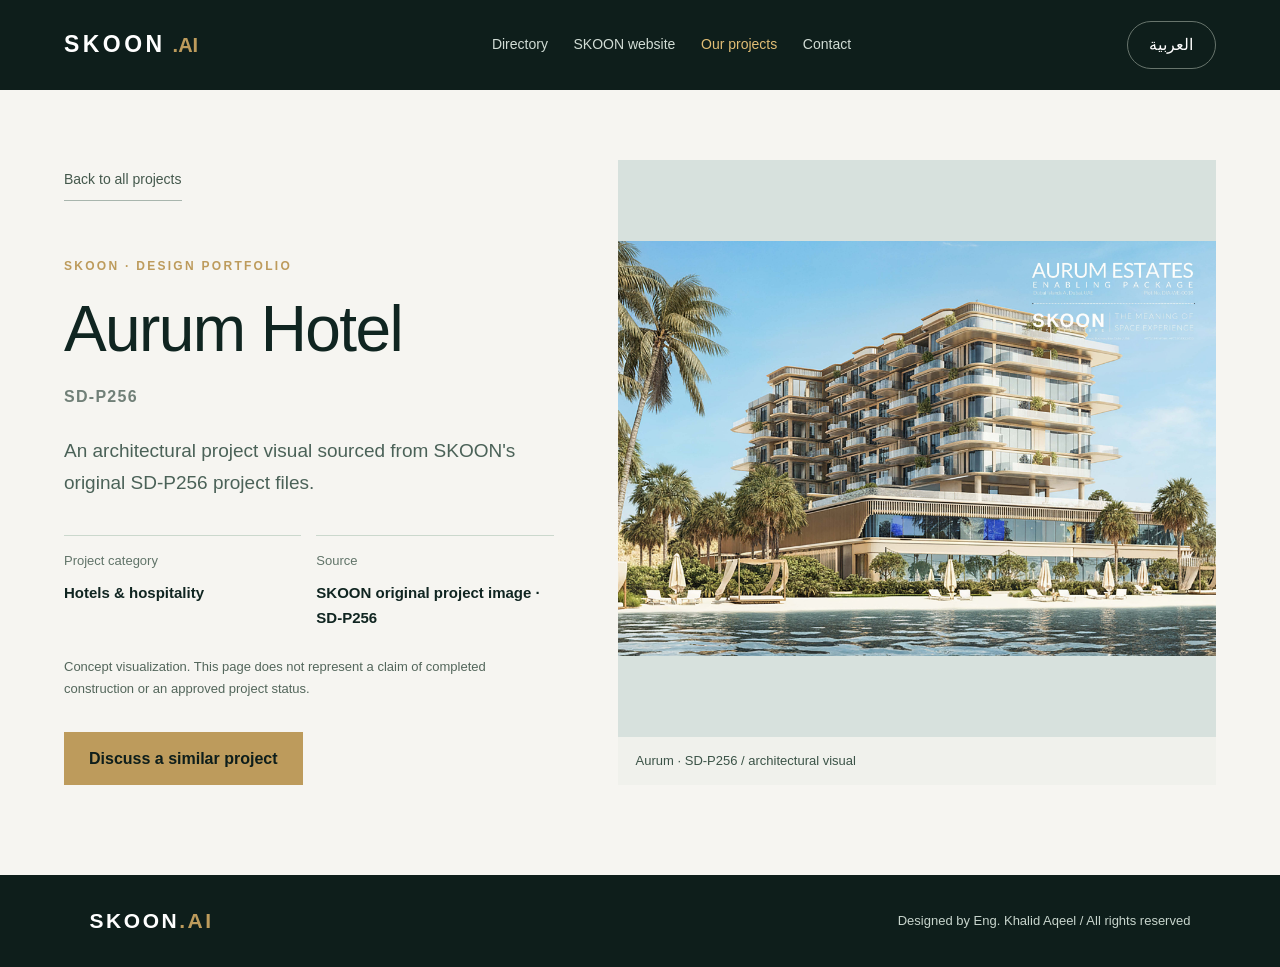
<file: portfolio-project.html>
<!doctype html>
<html lang="en" dir="ltr"><head>
<meta charset="utf-8"><meta name="viewport" content="width=device-width,initial-scale=1">
<meta name="theme-color" content="#102522">
<meta name="description" content="Project detail based on a sourced SKOON architectural visual.">
<title>Aurum Hotel | SKOON Architecture</title>
<link rel="stylesheet" href="/projects.css"><link rel="stylesheet" href="/portfolio-project.css">
<script src="/portfolio-project.js" defer></script>
</head>
<body><header class="portfolio-header">
 <a class="mark" id="brand-link" href="/index.html?office=skip&lang=en"><strong>SKOON</strong><span>.AI</span></a>
 <nav id="portfolio-nav" aria-label="Site navigation">
  <a id="directory-link" href="/?lang=en" data-i="directory">Directory</a>
  <a id="site-link" href="/index.html?office=skip&lang=en" data-i="website">SKOON website</a>
  <a id="projects-link" href="/projects.html?lang=en" data-i="projects" aria-current="page">Our projects</a>
  <a id="contact-link" href="/quotation.html?lang=en" data-i="contact">Contact</a>
 </nav><button id="language" type="button" aria-label="Switch language">العربية</button></header>
<main><section id="project-detail" class="detail-layout">
  <div class="detail-main">
   <a class="detail-back" id="back-to-projects" href="/projects.html?lang=en" data-i="back">Back to all projects</a>
   <p class="eyebrow" data-i="eyebrow">SKOON · DESIGN PORTFOLIO</p>
   <h1 data-i="title">Aurum Hotel</h1>
   <p class="detail-code" dir="ltr">SD-P256</p>
   <p class="detail-summary" data-i="intro">An architectural project visual sourced from SKOON's original SD-P256 project files.</p>
   <dl class="detail-facts">
    <div><dt data-i="category">Project category</dt><dd data-i="categoryValue">Hotels & hospitality</dd></div>
    <div><dt data-i="source">Source</dt><dd data-i="sourceValue">SKOON original project image · SD-P256</dd></div>
   </dl>
   <p class="detail-note" data-i="note">Concept visualization. This page does not represent a claim of completed construction or an approved project status.</p>
   <a class="hero-action" id="inquiry-link" href="/quotation.html?lang=en" data-i="inquire">Discuss a similar project</a>
  </div>
  <figure class="detail-figure">
   <img id="detail-image" src="/assets/aurum-p256-cover.jpg" loading="eager" alt="Aurum architectural visualization">
   <figcaption data-i="caption">Aurum · SD-P256 / architectural visual</figcaption>
  </figure>
 </section></main>
<footer><a class="footer-brand" id="footer-link" href="/index.html?office=skip&lang=en">SKOON<span>.AI</span></a><p data-i="footer">Designed by Eng. Khalid Aqeel / All rights reserved</p></footer>
</body></html>
</file>
<file: style.css>
:root{--bg:#101716;--panel:#192321;--line:#34403b;--gold:#d3b374;--text:#f2f3ed;--muted:#b3bdb4;--font:Arial,'Segoe UI',sans-serif}*{box-sizing:border-box}html{scroll-behavior:smooth}body{margin:0;background:var(--bg);color:var(--text);font:16px/1.65 var(--font)}html[lang=ar]{--font:Tahoma,Arial,sans-serif}a{color:inherit;text-decoration:none}button,input,select,textarea{font:inherit}button,a,input,select,textarea{ -webkit-tap-highlight-color:transparent}button{cursor:pointer}button:focus-visible,a:focus-visible{outline:2px solid var(--gold);outline-offset:5px}button{color:inherit}img{max-width:100%;display:block}bdi,.code{direction:ltr;unicode-bidi:isolate}h1,h2,h3,p{margin:0}h1,h2{font-weight:400;line-height:1.13;letter-spacing:-.035em}html[lang=ar] h1,html[lang=ar] h2{letter-spacing:0;line-height:1.5}h1{font-size:clamp(2.8rem,5.5vw,5.2rem)}h2{font-size:clamp(2rem,3.5vw,3.4rem)}h3{font-size:1.2rem;font-weight:500}p{color:var(--muted)}.wrap{width:min(1320px,90%);margin:auto}.header{height:98px;display:flex;align-items:center;justify-content:space-between;gap:30px;border-bottom:1px solid var(--line)}.brand{font-size:29px;letter-spacing:.14em;font-weight:600;line-height:1.15;direction:ltr}.brand span{color:var(--gold);letter-spacing:0}.brand small{display:block;font-size:10px;letter-spacing:.32em;margin-top:8px;color:var(--muted)}.nav{display:flex;gap:30px;align-items:center}.nav a{font-size:14px;color:var(--muted)}.nav a:hover{color:var(--gold)}.actions{display:flex;gap:12px;align-items:center}.btn,.lang{border:1px solid var(--line);background:transparent;padding:12px 21px;display:inline-flex;align-items:center;justify-content:center;gap:10px;font-size:14px;min-height:46px}.btn.primary{background:var(--gold);color:#14201a;border-color:var(--gold)}.btn:hover,.lang:hover{border-color:var(--gold)}.lang{padding:10px 14px}.eyebrow{color:var(--gold);font-size:13px;letter-spacing:.15em;text-transform:uppercase;display:block;margin-bottom:23px}html[lang=ar] .eyebrow{letter-spacing:0;font-size:15px}.hero{position:relative;padding:66px 0 0}.hero-grid{display:grid;grid-template-columns:1fr 1.08fr;gap:55px;align-items:center}.hero-copy{padding:10px 0 70px}.hero-copy h1 em{color:var(--gold);font-style:normal}.hero-copy p{max-width:470px;margin:25px 0 31px;font-size:18px;line-height:1.85}.hero-photo{position:relative;height:590px;align-self:end}.hero-photo>img{width:100%;height:100%;object-fit:cover;object-position:center}.hero-photo:after{content:'';position:absolute;inset:0;background:linear-gradient(0deg,#101716bb,transparent 65%)}.photo-caption{position:absolute;bottom:25px;inset-inline-start:25px;z-index:1;font-size:13px;color:#fff}.float-card{position:absolute;z-index:2;bottom:72px;inset-inline-start:-62px;width:290px;background:#192321f5;border:1px solid #788b7455;padding:24px;box-shadow:0 25px 70px #0005}.float-card .code{color:var(--gold);font-size:14px}.float-card h3{margin:8px 0 16px}.mini-row{display:flex;justify-content:space-between;gap:15px;border-top:1px solid var(--line);padding:10px 0;font-size:13px}.pill{display:inline-block;border:1px solid #d3b37455;color:var(--gold);font-size:12px;padding:4px 10px;white-space:nowrap}.flow-strip{border-top:1px solid var(--line);border-bottom:1px solid var(--line);display:grid;grid-template-columns:repeat(6,1fr);padding:25px 0;margin-top:0}.flow-strip div{padding:0 22px;border-inline-start:1px solid var(--line);color:var(--muted);font-size:14px}.flow-strip div:first-child{border:0}.flow-strip small{display:block;color:var(--gold);font-size:12px;margin-bottom:6px;direction:ltr}.section{padding:95px 0}.section-head{display:flex;justify-content:space-between;align-items:end;gap:50px;margin-bottom:40px}.section-head p{max-width:440px}.grid{display:grid;grid-template-columns:repeat(3,1fr);gap:20px}.card{background:var(--panel);border:1px solid var(--line);padding:30px}.card h3{margin:22px 0 12px}.icon{color:var(--gold);width:30px;height:30px;display:block}.icon svg{width:100%;height:100%;fill:none;stroke:currentColor;stroke-width:1.2}.linkline{display:inline-block;margin-top:24px;color:var(--gold);font-size:14px;border-bottom:1px solid #d3b37466}.ai-section{background:#17201d;border-top:1px solid var(--line);border-bottom:1px solid var(--line)}.two-col{display:grid;grid-template-columns:1fr 1fr;gap:70px;align-items:center}.ai-copy p{margin:25px 0}.ai-box{border:1px solid #5e6d58;background:#0f1714;padding:32px}.box-head{display:flex;justify-content:space-between;align-items:center;border-bottom:1px solid var(--line);padding-bottom:20px;margin-bottom:22px}.questions{display:flex;flex-wrap:wrap;gap:8px;margin-bottom:25px}.chip{background:transparent;border:1px solid var(--line);padding:9px 13px;color:var(--muted);font-size:14px}.chip.active{color:var(--gold);border-color:var(--gold)}.answer{min-height:175px}.answer h3{margin-bottom:15px}.source{border-inline-start:2px solid var(--gold);padding-inline-start:15px;margin-top:25px;font-size:14px}.source small{display:block;color:var(--muted)}.role-tabs{display:flex;flex-wrap:wrap;gap:8px;margin:25px 0}.role-tabs button{padding:11px 20px;background:transparent;border:1px solid var(--line);color:var(--muted)}.role-tabs button.active{background:var(--gold);color:#162019}.preview{background:#192321;border:1px solid var(--line);display:grid;grid-template-columns:215px 1fr;min-height:400px}.preview-side{border-inline-end:1px solid var(--line);padding:28px}.preview-side .brand{font-size:21px}.preview-side p{padding:12px 0;font-size:14px}.preview-side .selected{color:var(--gold)}.preview-body{padding:35px}.preview-body h3{font-size:1.5rem}.metrics{display:grid;grid-template-columns:repeat(3,1fr);gap:15px;margin:25px 0}.metric{padding:20px;border:1px solid var(--line)}.metric span{color:var(--muted);font-size:13px}.metric strong{display:block;font-weight:400;font-size:22px;margin-top:7px}.preview-row{display:flex;justify-content:space-between;gap:20px;padding:15px 0;border-top:1px solid var(--line)}.gallery{display:grid;grid-template-columns:1.25fr .75fr;gap:25px}.gallery figure{margin:0}.gallery img{height:420px;width:100%;object-fit:cover}.gallery figcaption{display:flex;justify-content:space-between;gap:15px;padding:20px 0;color:var(--muted)}.cta{padding:60px;background:var(--gold);color:#132018;display:flex;gap:40px;align-items:center;justify-content:space-between}.cta h2{font-size:2.5rem}.cta p{color:#354636;margin-top:14px}.cta .btn{border-color:#132018}.footer{padding:50px 0 30px;display:flex;justify-content:space-between;align-items:center;gap:25px;color:var(--muted);font-size:13px}.demo-note{font-size:13px;padding:10px 5%;color:#c3cbbd;background:#202b22;text-align:center;border-bottom:1px solid var(--line)}.page-head{padding:55px 0 30px}.page-head h1{font-size:3rem}.page-head p{margin-top:12px}.dashboard-shell{display:grid;grid-template-columns:220px 1fr;gap:35px;margin-bottom:80px}.sidebar{border:1px solid var(--line);padding:24px;align-self:start}.sidebar a{display:block;padding:13px 0;color:var(--muted);border-bottom:1px solid var(--line)}.sidebar a.active{color:var(--gold)}.toolbar{display:flex;gap:15px;margin:25px 0}.toolbar input{flex:1;min-width:0}.input,input,textarea,select{width:100%;background:#121b17;color:var(--text);border:1px solid #506052;padding:12px 15px;border-radius:0}select{max-width:230px}input[type=checkbox]{width:auto;accent-color:var(--gold)}textarea{resize:vertical}.project-grid{display:grid;grid-template-columns:repeat(2,1fr);gap:22px}.project-card{border:1px solid var(--line);background:var(--panel)}.project-card img{height:200px;width:100%;object-fit:cover}.project-card .content{padding:25px}.project-card h3{margin:10px 0}.project-card .btn{margin-top:20px;width:100%}.subtle{font-size:14px;color:var(--muted)}.detail-image{height:400px;width:100%;object-fit:cover}.detail-grid{display:grid;grid-template-columns:2fr 1fr;gap:25px;margin:30px 0}.tabs{display:flex;gap:10px;flex-wrap:wrap;border-bottom:1px solid var(--line);padding-bottom:15px}.tabs button{background:none;border:0;padding:12px;color:var(--muted)}.tabs button.active{color:var(--gold);border-bottom:2px solid var(--gold)}.tab-pane{padding:30px 0}.empty{border:1px dashed #566350;padding:35px;text-align:center;color:var(--muted)}.login-grid{display:grid;grid-template-columns:1fr 1fr;gap:70px;align-items:center;min-height:650px}.login-image{height:520px;width:100%;object-fit:cover}.login-card{max-width:460px}.login-card h1{font-size:3rem}.login-card p{margin:20px 0}.login-card .btn{width:100%;margin-top:15px}.form{max-width:850px;margin:0 auto 80px}.form-grid{display:grid;grid-template-columns:1fr 1fr;gap:22px}.field label{display:block;color:var(--muted);font-size:14px;margin-bottom:8px}.field.wide{grid-column:1/-1}.form h3{margin:30px 0 20px;padding-bottom:12px;border-bottom:1px solid var(--line)}.checks{display:flex;flex-wrap:wrap;gap:20px}.form-actions{display:flex;gap:15px;margin-top:30px}.notice{padding:15px 20px;background:#2c3424;border:1px solid #606c4b;margin:20px 0;color:#e4dfbb;font-size:14px}.hidden{display:none!important}.menu-btn{display:none}.no-scroll{overflow:hidden}dialog{background:var(--panel);color:var(--text);border:1px solid var(--gold);max-width:550px;padding:35px}dialog::backdrop{background:#0009}dialog p{margin:15px 0}table{width:100%;border-collapse:collapse}td,th{padding:18px 12px;text-align:start;border-bottom:1px solid var(--line)}th{color:var(--gold);font-weight:400}.table-scroll{overflow:auto}html[lang=ar] .hero-copy h1{font-size:clamp(2.4rem,4.8vw,4.4rem)}
@media(max-width:1000px){.nav{gap:15px}.hero-grid{gap:30px}.hero-photo{height:530px}.float-card{inset-inline-start:-25px;width:250px}.grid{grid-template-columns:repeat(2,1fr)}.dashboard-shell{grid-template-columns:170px 1fr}.two-col{gap:35px}.preview{grid-template-columns:180px 1fr}.section{padding:65px 0}}
@media(max-width:760px){.header{height:82px;gap:10px}.brand{font-size:24px}.nav{display:none}.header .actions .btn{display:none}.menu-btn{display:inline-flex;padding:10px;background:none;border:1px solid var(--line)}.nav.open{display:flex;position:absolute;top:82px;inset-inline:5%;background:var(--panel);padding:25px;flex-direction:column;align-items:stretch;z-index:10;border:1px solid var(--line)}.hero{padding-top:40px}.hero-grid,.two-col,.login-grid{grid-template-columns:1fr;gap:25px}.hero-copy{padding:0 0 20px}.hero-copy p{font-size:16px}.hero-photo{height:450px;margin-inline-start:25px}.float-card{inset-inline-start:-25px;bottom:40px;width:240px;padding:20px}.photo-caption{bottom:10px;font-size:12px}.flow-strip{grid-template-columns:repeat(3,1fr);gap:24px;margin-top:30px}.flow-strip div{padding:0 10px}.grid,.project-grid,.gallery,.detail-grid,.form-grid{grid-template-columns:1fr}.section-head{display:block}.section-head p{margin-top:20px}.preview{display:block}.preview-side{display:none}.preview-body{padding:22px}.metrics{grid-template-columns:1fr}.metric{padding:15px}.metric strong{font-size:18px}.preview-row{flex-direction:column;gap:5px}.gallery img{height:350px}.cta{padding:35px;display:block}.cta .btn{margin-top:25px}.cta h2{font-size:2rem}.footer{flex-direction:column;align-items:start}.dashboard-shell{display:block}.sidebar{display:flex;flex-wrap:wrap;gap:15px;margin-bottom:25px;padding:15px}.sidebar a{border:0;padding:5px;font-size:14px}.toolbar{flex-direction:column}.toolbar select{max-width:none}.page-head h1{font-size:2.3rem}.login-grid{padding:30px 0}.login-image{height:300px}.login-card{max-width:none}.field.wide{grid-column:auto}.role-tabs button{padding:10px 13px}.detail-image{height:280px}.ai-box{padding:22px}h1{font-size:2.8rem}.demo-note{font-size:12px}.hero-copy .actions{flex-wrap:wrap}}
@media(prefers-reduced-motion:reduce){html{scroll-behavior:auto}}
/* Reference-led light content, dark architectural hero and dark sidebar. */
body{--bg:#f7f8f4;--panel:#fff;--line:#dfe3dc;--text:#18231f;--muted:#657069;--gold:#a28343}.header{height:90px}.brand{color:#25342b}.brand span{color:#a28343}.landing>.header,.workspace>.header{width:100%;padding-inline:5%;background:#101b1f;border-color:#314047;color:#fff}.header .brand{color:#fff}.header .brand span{color:#d6b87a}.header .brand small{color:#c1c8c6}.header .nav a{color:#d1d7d5}.header .lang,.header .menu-btn{color:#fff;border-color:#43514e}.header .btn.primary{background:#d6b87a;color:#101b1f}.demo-note{background:#0c1518;color:#bac4c3;border-color:#293a3b}.hero{padding:0;background:#0d1b22;isolation:isolate;overflow:hidden;color:#fff}.hero:before{content:'';position:absolute;inset:0;background:linear-gradient(90deg,#0b1b23 0%,#0b1b23ed 23%,#0b1b2380 48%,#0b1b231a 75%),url('assets/hero.jpg') center 62%/cover;z-index:-1}html[dir=rtl] .hero:before{background:linear-gradient(270deg,#0b1b23 0%,#0b1b23ed 23%,#0b1b2380 48%,#0b1b231a 75%),url('assets/hero.jpg') center 62%/cover}.hero-grid{grid-template-columns:1fr 1fr;min-height:650px;gap:30px}.hero-copy{padding:70px 0 90px}.hero-copy h1{font-size:clamp(3rem,4.8vw,4.7rem)}.hero-copy h1 em{color:#dfc28a}.hero-copy p{color:#d0d7d7}.hero-copy .eyebrow{color:#d6b87a}.hero-copy .btn{color:#fff;border-color:#99a9a077}.hero-copy .btn.primary{background:#d6b87a;color:#132018}.hero-photo{height:500px;width:100%;background:transparent}.hero-photo>img{display:none}.hero-photo:after{display:none}.photo-caption{color:#dce5e3}.float-card{bottom:85px;inset-inline-start:auto;inset-inline-end:0;background:#0e1d22da;border-color:#81969755;color:#f1f4f1;backdrop-filter:blur(12px)}.float-card .mini-row{border-color:#344847}.float-card .pill,.float-card .code{color:#ddc18b}.flow-strip{background:transparent}.hero>.flow-strip{width:100%;padding:25px 5%;background:#132229dd;border-color:#394843;margin-top:0}.hero>.flow-strip div{color:#d4ddda;border-color:#42534a}.hero>.flow-strip small{color:#ddc18b}.card{box-shadow:0 6px 30px #15221904}.section-head p{font-size:17px}.ai-section{--text:#eff3ed;--muted:#b7c4bc;--line:#3b5045;--gold:#d3b374;color:#eff3ed;background:#101d22}.ai-box{background:#16272b;border-color:#52615c}.ai-box p,.ai-copy p{color:#b7c4bc}.ai-box .chip{color:#c6d0c9;border-color:#506156}.ai-box .chip.active{color:#e0c28a;border-color:#d3b374}.source small{color:#b7c4bc}.preview{background:#fff;box-shadow:0 15px 45px #17261a0a;grid-template-columns:235px 1fr}.preview-side,.sidebar{background:#101e24;color:#f1f3f1;border-color:#203b3c}.preview-side .brand{color:#fff}.preview-side .brand span{color:#d3b374}.preview-side p{color:#bcc8c7}.preview-side .selected{color:#ddc18b}.sidebar a{color:#c0cdca;border-color:#364a48}.sidebar a.active{color:#dfc28a}.sidebar .chip{color:#e0c9a3;border-color:#53675c}.metric{background:#fafbf8}.preview-row{border-color:#dfe3dc}.project-card .content{background:#fff}.project-card .box-head{margin-bottom:10px}.project-grid{grid-template-columns:repeat(2,minmax(0,1fr))}.project-card h3{font-size:1.3rem}.workspace .input,.workspace input,.workspace textarea,.workspace select{background:#fff;color:#1f3028;border-color:#cdd5ce}.notice{background:#f8f0de;border-color:#decda7;color:#69572f}.workspace .ai-box{--text:#eff3ed;--muted:#b7c4bc;color:#eff3ed}.workspace .ai-box h3{color:#eff3ed}.workspace .ai-box .pill{color:#e0c28a}.workspace .ai-box .source{color:#dfc9a2}.workspace .form .btn.primary{background:#cdb176;color:#17241d}.footer .brand small{color:#66756c}.page-head h1{color:#142b27}.gallery img{border:1px solid var(--line)}.cta{background:#d8bd85}.form-actions{flex-wrap:wrap}.login-image{border:1px solid var(--line)}.login-card select{max-width:none}.nav.open{background:#101b1f}.preview-body .eyebrow{margin-bottom:15px}.hero .photo-caption{display:none}
@media(max-width:760px){.hero-grid{min-height:710px;display:block}.hero-copy{padding:40px 0 15px}.hero-copy h1{font-size:2.9rem}.hero-photo{height:245px;margin:0}.float-card{inset-inline-end:0;inset-inline-start:auto;bottom:25px;width:255px}.hero:before{background:linear-gradient(180deg,#0b1b23 0%,#0b1b23e8 30%,#0b1b2399 55%,#0b1b230d 100%),url('assets/hero.jpg') 60% center/cover!important}.hero>.flow-strip{padding:22px 5%}.project-grid{grid-template-columns:1fr}.preview{display:block}.landing>.header,.workspace>.header{height:82px}.hero-copy p{max-width:100%}.header .brand small{font-size:9px}.gallery img{height:320px}}
.brand{display:inline-flex;align-items:center;gap:5px}.brand img{width:137px;height:auto;mix-blend-mode:multiply}.header .brand img,.preview-side .brand img{filter:invert(1);mix-blend-mode:screen}.brand span{font-size:24px}.preview-side .brand img{width:115px}.footer .brand img{width:135px}@media(max-width:760px){.header .brand img{width:110px}.header .brand span{font-size:21px}}
@media(max-width:760px){.hero-photo{height:auto;padding:25px 0 45px;display:flex;justify-content:flex-end}.hero-photo .float-card{position:relative;inset:auto;bottom:auto;width:min(100%,300px);margin:0}.hero-grid{min-height:0}.hero-copy .actions{align-items:stretch}.hero-copy .actions .btn{min-height:50px}}
</file>
<file: build-hub/style.css>
@import url('https://fonts.googleapis.com/css2?family=DM+Sans:wght@400;500;600;700&family=Manrope:wght@400;500;600;700;800&family=Noto+Sans+Arabic:wght@400;500;600;700&display=swap');
:root{--ink:#18332f;--muted:#6d7770;--gold:#a8844e;--line:#dedfd6;--paper:#f8f8f2}*{box-sizing:border-box}html{scroll-behavior:smooth;scroll-padding-top:25px}body{margin:0;background:var(--paper);color:var(--ink);font-family:'DM Sans',sans-serif}button,input,select{font:inherit}button,a,label.file-label{-webkit-tap-highlight-color:transparent}button,a{touch-action:manipulation}button{cursor:pointer}a{color:inherit;text-decoration:none}button:focus-visible,a:focus-visible,input:focus-visible,select:focus-visible{outline:3px solid #b68b4f;outline-offset:4px}[hidden]{display:none!important}header{max-width:1440px;margin:auto;padding:25px 5.5%;display:flex;align-items:center;gap:40px;border-bottom:1px solid var(--line)}.brand{font-family:Manrope,sans-serif;font-size:25px;letter-spacing:2px;font-weight:800;display:flex;align-items:center;gap:13px}.brand small{display:block;font-size:8px;letter-spacing:2.1px;font-weight:500;margin-top:3px}.brand-mark{border:1px solid var(--gold);font-weight:400;font-size:34px;color:var(--gold);width:43px;height:47px;text-align:center;line-height:44px}.gold{color:var(--gold)}nav{margin-inline-start:auto;display:flex;align-items:center;gap:32px;font-size:13px}.text-button{border:0;background:none;color:inherit;padding:8px 0}.language{background:none;border:1px solid var(--line);border-radius:5px;padding:10px 15px;color:var(--ink);display:flex;gap:14px}.hero{max-width:1440px;margin:auto;padding:48px 5.5% 56px;display:grid;grid-template-columns:1.03fr 1fr;gap:5%;align-items:center}.eyebrow{font-size:10px;letter-spacing:2px;text-transform:uppercase;font-weight:600;color:var(--gold)}.hero .eyebrow{display:flex;gap:9px;align-items:center}.eyebrow>span{width:6px;height:6px;border-radius:100%;background:var(--gold)}h1{font-family:Manrope,sans-serif;font-size:clamp(38px,4.3vw,64px);font-weight:500;letter-spacing:-2.5px;line-height:1.13;margin:23px 0}h1 em{font-style:normal;color:var(--gold)}.hero p{font-size:15px;line-height:1.85;color:var(--muted);max-width:410px;margin-bottom:28px}.primary{background:var(--ink);color:white;display:inline-flex;align-items:center;justify-content:space-between;gap:35px;border:1px solid var(--ink);padding:15px 22px;border-radius:4px;font-size:12px;font-weight:600}.primary:hover{background:#2b4c44}.hero-note{font-size:10px;color:var(--muted);display:flex;gap:12px;align-items:center;margin-top:30px}.line{height:1px;width:30px;background:var(--gold)}.hero-image{height:400px;position:relative;border-radius:90px 6px 6px 6px;overflow:hidden}.hero-image img{width:100%;height:100%;object-fit:cover}.hero-image:after{content:'';position:absolute;inset:45% 0 0;background:linear-gradient(transparent,#102a25bd)}.image-label{position:absolute;bottom:25px;inset-inline-start:28px;color:white;z-index:1}.image-label span{font-size:9px;letter-spacing:2px;display:block;margin-bottom:8px}.image-label strong{font-size:18px;font-weight:500}.directory{padding:45px 5.5% 65px;max-width:1440px;margin:auto;border-top:1px solid var(--line)}.section-top{display:flex;justify-content:space-between;align-items:center;gap:20px}h2{font:500 30px/1.4 Manrope,sans-serif;letter-spacing:-.7px;margin:10px 0}.section-top p{font-size:13px;color:var(--muted);line-height:1.6;margin:8px 0}.toolbar{display:flex;align-items:center;gap:20px;justify-content:space-between;margin:26px 0 25px}.search{display:flex;gap:12px;align-items:center;border:1px solid var(--line);border-radius:4px;background:white;max-width:400px;width:100%;padding:9px 15px}.search span{font-size:24px;color:var(--muted)}.search input{width:100%;min-width:0;background:transparent;border:0;color:var(--ink);font-size:12px;padding:4px}.count{font-size:11px;white-space:nowrap;color:var(--muted)}.cards{display:grid;grid-template-columns:repeat(3,minmax(0,1fr));gap:18px}.card{position:relative;display:flex;flex-direction:column;text-align:start;border:1px solid var(--line);background:#fff;padding:26px;border-radius:6px;min-height:225px;color:var(--ink);transition:transform .2s,border-color .2s,box-shadow .2s}.card:hover{transform:translateY(-4px);border-color:var(--gold);box-shadow:0 12px 22px #18332f09}.card.featured{background:#e9ede5}.card-top{display:flex;justify-content:space-between;align-items:flex-start}.icon{height:47px;width:47px;background:#f4f1e8;border:1px solid #e8dfce;border-radius:7px;display:grid;place-items:center;color:var(--gold)}.icon svg{width:27px;height:27px;stroke:currentColor;fill:none;stroke-width:1.4;stroke-linecap:round;stroke-linejoin:round}.card-number{font-size:10px;letter-spacing:1px;color:#919b91}.card h3{font:600 20px Manrope,sans-serif;margin:23px 0 9px;overflow-wrap:anywhere}.card p{font-size:12px;line-height:1.7;color:var(--muted);margin:0 0 20px}.card-bottom{display:flex;justify-content:space-between;gap:10px;align-items:center;margin-top:auto;padding-top:17px;border-top:1px solid var(--line);font-size:10px;font-weight:600}.arrow{font-size:19px}.badge{font-size:9px;background:#f2eee5;color:#846436;border-radius:3px;padding:5px 8px}.company-mark{font-family:Manrope;font-weight:700;font-size:20px;color:var(--gold);height:47px;display:flex;align-items:center}.add-card{border:1px dashed #bdc3b9;background:transparent;justify-content:center;align-items:center;text-align:center}.add-card .icon{border-radius:50%;background:none;border:1px solid #c7ccbf;font-size:24px}.add-card h3{font-size:15px;margin:15px 0 8px}.add-card p{font-size:11px;margin:0}.journey{background:#19352f;color:#f7f8ed;padding:45px 5.5%;display:grid;grid-template-columns:1fr 2fr;gap:7%;max-width:1440px;margin:auto}.journey h2{max-width:240px;font-size:27px}.steps{display:grid;grid-template-columns:repeat(3,1fr);gap:28px}.steps b{color:#bd9f6b;font-size:12px}.steps h3{font-size:14px;font-weight:500;margin:15px 0 10px}.steps p{font-size:11px;line-height:1.8;color:#bdc7bd}footer{padding:28px 5.5%;max-width:1440px;margin:auto;display:flex;align-items:center;justify-content:space-between;gap:20px}footer .brand{font-size:16px;gap:0}footer span,footer button{font-size:10px;color:var(--muted)}.outline{border:1px solid var(--line);padding:10px 14px;background:transparent;color:var(--ink);border-radius:4px;font-size:12px;cursor:pointer}.outline:hover{border-color:var(--gold)}dialog{border:1px solid var(--line);border-radius:10px;padding:28px;width:min(750px,calc(100% - 24px));max-height:calc(100dvh - 30px);color:var(--ink);background:var(--paper)}dialog::backdrop{background:#0d2522a8;backdrop-filter:blur(4px)}.dialog-head{display:flex;justify-content:space-between;align-items:center}.dialog-head h2{font-size:24px}.close{border:0;background:none;font-size:30px;color:var(--ink);padding:10px}.local-notice{background:#eee9dc;padding:13px;font-size:12px;line-height:1.8}.tabs{display:flex;gap:15px;margin:20px 0}.tabs button{border:0;border-bottom:2px solid transparent;background:transparent;padding:10px;color:var(--muted)}.tabs button.active{border-color:var(--gold);color:var(--ink)}.form-grid{display:grid;grid-template-columns:1fr 1fr;gap:15px;margin-bottom:17px}.form-grid label{display:flex;flex-direction:column;gap:7px;font-size:12px}.form-grid input,.form-grid select{min-width:0;width:100%;padding:11px;border:1px solid var(--line);border-radius:3px;background:white}#edit-list{margin:24px 0}.edit-row{display:flex;gap:10px;align-items:center;border-top:1px solid var(--line);padding:12px 0;font-size:12px}.edit-row span{flex:1;overflow-wrap:anywhere}.edit-row button{border:1px solid var(--line);background:transparent;padding:6px 10px;border-radius:3px;color:var(--ink)}.data-actions{display:flex;gap:10px}.file-label input{display:none}#editor-status{font-size:12px;color:#736033}.toast{position:fixed;bottom:22px;inset-inline:20px;margin:auto;max-width:500px;background:var(--ink);color:white;padding:17px 23px;border-radius:7px;z-index:9;font-size:13px}html[dir=rtl] body{font-family:'Noto Sans Arabic',sans-serif}html[dir=rtl] h1,html[dir=rtl] h2,html[dir=rtl] h3{font-family:'Noto Sans Arabic',sans-serif;letter-spacing:0}html[dir=rtl] h1{font-size:clamp(32px,3.7vw,52px);line-height:1.5}html[dir=rtl] .eyebrow{letter-spacing:0}html[dir=rtl] .arrow{transform:scaleX(-1)}@media(min-width:1500px){.hero-image{height:450px}}@media(max-width:800px){header{gap:15px;padding:20px 5%}nav{gap:15px}nav a{display:none}.hero{gap:25px;padding-top:32px}.hero-image{height:350px}h1{font-size:39px}.cards{grid-template-columns:repeat(2,minmax(0,1fr))}.journey{grid-template-columns:1fr;gap:25px}.journey h2{max-width:none}.hero p{font-size:13px}}@media(max-width:540px){.brand{font-size:20px;gap:8px}.brand-mark{width:34px;height:38px;line-height:35px;font-size:28px}.brand small{font-size:6px;letter-spacing:1px}header{gap:10px}nav{margin-inline-start:auto}nav button{font-size:10px}.language{padding:8px;font-size:11px}.language span{display:none}.hero{grid-template-columns:1fr;padding-bottom:30px}.hero-copy{padding-top:10px}h1{font-size:42px;max-width:370px}.hero p{max-width:95%;font-size:14px}.hero-image{height:240px;border-start-start-radius:65px}.hero-note{margin-top:22px}.directory{padding-top:30px}.section-top{align-items:flex-start}h2{font-size:25px}.cards{gap:12px}.card{padding:17px;min-height:220px}.card h3{font-size:16px;line-height:1.5;margin-top:20px}.card p{font-size:11px}.card-bottom{font-size:9px}.icon{width:40px;height:40px}.card-number{font-size:8px}.toolbar{gap:10px}.count{font-size:9px}.search{padding:6px 10px}.journey{padding-top:32px;padding-bottom:32px}.steps{gap:15px}.steps h3{font-size:12px}.steps p{font-size:10px}footer{flex-wrap:wrap}footer>span{order:3;width:100%}.form-grid{grid-template-columns:1fr}dialog{padding:18px}.card.company{grid-column:span 2;min-height:200px}html[dir=rtl] h1{font-size:34px}.edit-row{flex-wrap:wrap}}
@media(prefers-reduced-motion:reduce){*{scroll-behavior:auto!important;transition:none!important}}
/* Dark architectural directory — approved reference direction. */
:root{--ink:#e7f0f3;--muted:#a2b0ba;--gold:#87e0e9;--line:#3c4d5e;--paper:#0d141e}body{background:radial-gradient(ellipse at 85% 0,#2547575c,transparent 46%),radial-gradient(ellipse at 8% 45%,#25354c75,transparent 55%),#0d141e}header{margin-top:22px;width:calc(100% - 7%);max-width:1380px;border:1px solid #60738470;border-radius:12px;padding:16px 25px;background:linear-gradient(120deg,#5262714d,#24374499);box-shadow:0 12px 40px #0003,inset 0 1px 0 #a4d6e524;backdrop-filter:blur(16px)}.brand-mark{border-color:#7bd2dc75;color:#a2e5ed}.brand small{color:#a5bac4}.hero{display:block;text-align:center;padding:55px 8% 25px;max-width:1160px}.hero-copy{position:relative}.hero .eyebrow{justify-content:center;font-size:10px;letter-spacing:3px}.hero h1{font-size:clamp(35px,4.8vw,66px);line-height:1.16;letter-spacing:-2px;max-width:1000px;margin:22px auto}.hero h1 br{display:none}.hero h1 em{display:block;font-weight:500;color:#9ce8ee}.hero p{margin:18px auto 25px;max-width:670px;font-size:14px;line-height:1.9}.hero-image{display:none}.primary{background:linear-gradient(120deg,#a4edf1,#6eb8c9);border-color:#8bd6df;color:#132831;box-shadow:0 0 24px #8dd6e91a}.primary:hover{background:#b6f1f5}.hero-note{justify-content:center;margin-top:22px;color:#8eabb7}.directory{border-top:0;padding-top:32px;max-width:1380px}.section-top h2{font-size:26px}.directory>.section-top .eyebrow{font-size:9px}.section-top p{color:#99aab7}.toolbar{margin-top:22px}.search{background:#24313f80;border-color:#556b7b70;box-shadow:inset 0 1px 1px #a2d4e312}.search input{color:#d4e6ed}.search input::placeholder{color:#8da3b1}.cards{gap:22px}.card{background:linear-gradient(130deg,#354653a6,#17222fd9 55%,#1d2936e6);border:1px solid #6b82957a;border-radius:10px;padding:17px;box-shadow:0 12px 25px #0003,inset 0 1px 0 #c8e4f624;color:#e2ecf1;overflow:hidden;min-height:370px}.card:hover{border-color:#9fe9ed;box-shadow:0 0 0 1px #7ce4ee29,0 13px 33px #0007}.card.featured{background:linear-gradient(135deg,#3653639c,#192933)}.category-visual{height:168px;border-radius:6px;background-size:cover;background-position:center;margin-bottom:16px;position:relative;overflow:hidden;background-color:#122332}.category-visual:after{content:'';position:absolute;inset:0;background:linear-gradient(transparent 55%,#14233066)}.category-visual>svg{position:absolute;width:70px;height:70px;inset:0;margin:auto;stroke:#9ee7f0;fill:none;stroke-width:.7;filter:drop-shadow(0 0 15px #6bd7e7)}.visual-consultant{background-image:linear-gradient(120deg,#19344390,#13212db3),url('assets/linear.jpg')}.visual-contractor{background-image:linear-gradient(#12233244,#12233266),url('assets/tower.jpg')}.visual-supplier{background-image:linear-gradient(120deg,#10253488,#162738b3),url('assets/linear.jpg')}.visual-interior{background-image:linear-gradient(#13253355,#13253377),url('assets/hero.jpg')}.visual-aluminium{background-image:linear-gradient(140deg,#0f304288,#101e2b66),url('assets/linear.jpg');background-position:80% 30%;background-size:160%}.visual-specialist{background-image:linear-gradient(#152d3b66,#132231aa),url('assets/tower.jpg');background-position:center 65%}.category-card .card-top{position:absolute;top:30px;left:28px;right:28px;z-index:1;align-items:flex-start}.category-card .icon{height:30px;width:30px;border-color:#a9e9f55e;background:#152c3ed9;border-radius:5px}.category-card .icon svg{width:18px;height:18px}.category-card .card-number{background:#132535b3;color:#b0cdd9;border:1px solid #8cacbf5c;padding:6px;border-radius:4px}.card h3{margin:0 0 8px;font-size:19px}.card p{color:#a3b3c0;font-size:12px}.card-bottom{border-color:#506b7d77;color:#a2e4ec}.card-bottom .arrow{background:#a1e7ec;color:#112d36;border-radius:20px;width:32px;height:24px;display:grid;place-items:center}.badge{background:#36414b;color:#d2c094;border:1px solid #6c66504d}.company{min-height:245px}.company .company-mark{color:#a4eaf0;margin:5px 0 25px}.company h3{font-size:22px}.add-card{min-height:370px;border-style:dashed;box-shadow:none;background:#17243140}.add-card .icon{border-color:#7393a276;color:#91dce5;background:#273d4c55}.add-card h3{margin:20px 0 10px}.journey{max-width:1230px;border:1px solid #425a6b7a;border-radius:10px;background:linear-gradient(120deg,#263c4d70,#17232f9e);margin-bottom:20px;padding:32px;box-shadow:inset 0 1px 0 #a3d5e21a}.steps b{color:#93dde5}.steps p{color:#9badb9}.journey h2{font-size:25px}.outline,.language{border-color:#566d7c8a;background:#2134427a}.outline:hover,.language:hover{background:#314c5b}.local-notice{background:#243a46;color:#b8d0db}.form-grid input,.form-grid select{background:#182936;color:#e1eff5;border-color:#526674}.tabs button.active{color:#a2e7ec}.edit-row button{color:#b8e1e8;background:#213443}.toast{background:#315565}.count{color:#a2b5c1}dialog{background:linear-gradient(130deg,#253847,#14202d);border-color:#728c9c}.tabs button{color:#a8becb}.edit-row{border-color:#455f70}.data-actions .outline{color:#d0e2ec}#editor-status{color:#c0e3c9}footer{color:#a6bcc9}html[dir=rtl] .hero h1{font-size:clamp(32px,4.1vw,55px);line-height:1.55}html[dir=rtl] .hero h1 br{display:none}html[dir=rtl] .hero .eyebrow{letter-spacing:0}html[dir=rtl] .card h3{font-size:19px;line-height:1.65}@media(max-width:800px){header{width:92%;padding:15px 18px}.hero{padding-top:40px}.hero h1{font-size:44px}.cards{gap:16px}.journey{margin-inline:5%}.category-visual{height:155px}.card{min-height:355px}.company{min-height:230px}.add-card{min-height:355px}}@media(max-width:540px){header{padding:13px;width:94%;margin-top:12px}.hero{padding:35px 6% 12px}.hero h1{font-size:36px;letter-spacing:-1px;margin-top:18px}.hero .eyebrow{font-size:8px;letter-spacing:1.4px}.hero p{font-size:12px}.hero-note{font-size:9px}.directory{padding:27px 5% 35px}.section-top h2{font-size:22px}.section-top p{font-size:11px}.cards{grid-template-columns:1fr;gap:18px}.card{min-height:335px;padding:15px}.category-visual{height:180px}.card h3{font-size:20px}.card p{font-size:12px}.category-card .card-top{top:28px;left:28px;right:28px}.company{grid-column:auto!important;min-height:245px}.add-card{min-height:180px}.journey{padding:25px 20px}.steps{grid-template-columns:1fr;gap:12px}.steps article{display:grid;grid-template-columns:25px 1fr;column-gap:14px}.steps b{grid-row:span 2;padding-top:3px}.steps h3{margin:0 0 4px;font-size:13px}.steps p{margin:0;font-size:11px}html[dir=rtl] .hero h1{font-size:31px}.card-bottom{font-size:11px}.company .company-mark{font-size:24px}}
.visual-consultant{background-image:url('assets/consultant.jpg')}.visual-contractor{background-image:url('assets/contractor.jpg')}.visual-supplier{background-image:url('assets/supplier.jpg')}.visual-aluminium{background-image:url('assets/supplier.jpg');background-size:150%;background-position:100% 12%}.visual-specialist{background-image:url('assets/contractor.jpg');background-size:130%;background-position:70% 70%}.visual-consultant>svg,.visual-contractor>svg,.visual-supplier>svg,.visual-aluminium>svg,.visual-specialist>svg{display:none}
.company .card-top:has(.skoon-logo){width:100%}.company .company-mark.skoon-logo{width:100%;height:92px;margin:0 0 22px;padding:23px 20px;display:flex;align-items:center;justify-content:center;background:#fff;border:1px solid #dbe6eb;border-radius:7px;overflow:hidden}.skoon-logo img{display:block;width:100%;height:100%;object-fit:contain;object-position:center;max-width:100%;filter:none}@media(max-width:540px){.company .company-mark.skoon-logo{height:88px;padding:22px 18px}}
/* SKOON identity panel: true centering on a softly lit architectural surface. */
.company.featured{background:radial-gradient(ellipse at 50% 0,#6e899a55,transparent 72%),linear-gradient(135deg,#354b59,#20333f);border-color:#83a5b78c}.company .company-mark.skoon-logo{position:relative;isolation:isolate;display:grid;place-items:center;height:126px;min-height:126px;padding:26px 20px;margin:0 0 22px;border:1px solid #d2e0e4;border-radius:8px;background:linear-gradient(135deg,#f6f7f2,#e2edf0 60%,#d5e3e8);box-shadow:inset 0 1px 0 #fff,0 5px 18px #06131d24}.company .company-mark.skoon-logo::before{content:'';position:absolute;inset:0;z-index:-1;opacity:.48;background-image:linear-gradient(#55748512 1px,transparent 1px),linear-gradient(90deg,#55748512 1px,transparent 1px);background-size:26px 26px;pointer-events:none}.company .company-mark.skoon-logo::after{content:'';position:absolute;inset:12px;border:1px solid #839eac24;border-radius:3px;z-index:-1;pointer-events:none}.company .skoon-logo img{width:100%;height:auto;max-width:100%;max-height:100%;object-fit:contain;object-position:center;align-self:center;justify-self:center;margin:0}@media(max-width:540px){.company .company-mark.skoon-logo{height:120px;min-height:120px;padding:26px 20px}}
/* Numbered company placeholders with specialty illustrations. SKOON panel is preserved. */
.company:not(.featured){min-height:365px;background:linear-gradient(145deg,#314756,#192c3a 75%)}.company-artwork{height:155px;width:100%;margin:0 0 18px;display:grid;place-items:center;border-radius:7px;background:radial-gradient(ellipse at 50% 38%,#ffffffd9,transparent 75%),linear-gradient(135deg,#e7eef0,#c9d9e1);position:relative;overflow:hidden}.company-artwork:before{content:'';position:absolute;inset:0;background:linear-gradient(#627f8c0d 1px,transparent 1px),linear-gradient(90deg,#627f8c0d 1px,transparent 1px);background-size:25px 25px}.company-artwork svg{height:130px;width:130px;position:relative;filter:drop-shadow(0 4px 5px #3e566329)}.company:not(.featured) .card-top{position:absolute;inset-inline:27px;top:27px;pointer-events:none}.company-slot-number{font-size:10px;padding:5px 7px;color:#e4f6fc;background:#274253c9;border:1px solid #d9edf247;border-radius:4px}.company:not(.featured) .badge{font-size:8px;background:#edf3f5e6;color:#5f737d;border-color:#9bb2bd66}.company:not(.featured) h3{font-size:19px;line-height:1.5;margin-bottom:8px}.company:not(.featured) p{font-size:11px;line-height:1.8}html[dir=rtl] .company:not(.featured) h3{font-size:19px}@media(max-width:540px){.company:not(.featured){min-height:350px}.company-artwork{height:165px}.company-artwork svg{width:138px;height:138px}}

/* SKOON portfolio: keep the only project-gallery link reachable on small screens.
   Other legacy directory navigation remains unchanged. */
@media(max-width:800px){
  header{flex-wrap:wrap}
  header nav{order:3;width:100%;margin-inline-start:0;justify-content:center}
  header nav #portfolio-link{display:inline-flex;align-items:center;justify-content:center;padding:8px 12px;min-height:42px;border:1px solid var(--gold);border-radius:6px;font-size:13px;color:var(--ink)}
}

/* Review-only client portal entry: preserve mobile navigation without changing other sections. */
@media(max-width:800px){header nav #client-preview-link{display:inline-flex;align-items:center;justify-content:center;padding:8px 12px;min-height:42px;border:1px solid #8fa99a;border-radius:6px;font-size:13px;color:var(--ink);background:#e9f3ec}}
</file>
<file: website/style.css>
:root{--bg:#101716;--panel:#192321;--line:#34403b;--gold:#d3b374;--text:#f2f3ed;--muted:#b3bdb4;--font:Arial,'Segoe UI',sans-serif}*{box-sizing:border-box}html{scroll-behavior:smooth}body{margin:0;background:var(--bg);color:var(--text);font:16px/1.65 var(--font)}html[lang=ar]{--font:Tahoma,Arial,sans-serif}a{color:inherit;text-decoration:none}button,input,select,textarea{font:inherit}button,a,input,select,textarea{ -webkit-tap-highlight-color:transparent}button{cursor:pointer}button:focus-visible,a:focus-visible{outline:2px solid var(--gold);outline-offset:5px}button{color:inherit}img{max-width:100%;display:block}bdi,.code{direction:ltr;unicode-bidi:isolate}h1,h2,h3,p{margin:0}h1,h2{font-weight:400;line-height:1.13;letter-spacing:-.035em}html[lang=ar] h1,html[lang=ar] h2{letter-spacing:0;line-height:1.5}h1{font-size:clamp(2.8rem,5.5vw,5.2rem)}h2{font-size:clamp(2rem,3.5vw,3.4rem)}h3{font-size:1.2rem;font-weight:500}p{color:var(--muted)}.wrap{width:min(1320px,90%);margin:auto}.header{height:98px;display:flex;align-items:center;justify-content:space-between;gap:30px;border-bottom:1px solid var(--line)}.brand{font-size:29px;letter-spacing:.14em;font-weight:600;line-height:1.15;direction:ltr}.brand span{color:var(--gold);letter-spacing:0}.brand small{display:block;font-size:10px;letter-spacing:.32em;margin-top:8px;color:var(--muted)}.nav{display:flex;gap:30px;align-items:center}.nav a{font-size:14px;color:var(--muted)}.nav a:hover{color:var(--gold)}.actions{display:flex;gap:12px;align-items:center}.btn,.lang{border:1px solid var(--line);background:transparent;padding:12px 21px;display:inline-flex;align-items:center;justify-content:center;gap:10px;font-size:14px;min-height:46px}.btn.primary{background:var(--gold);color:#14201a;border-color:var(--gold)}.btn:hover,.lang:hover{border-color:var(--gold)}.lang{padding:10px 14px}.eyebrow{color:var(--gold);font-size:13px;letter-spacing:.15em;text-transform:uppercase;display:block;margin-bottom:23px}html[lang=ar] .eyebrow{letter-spacing:0;font-size:15px}.hero{position:relative;padding:66px 0 0}.hero-grid{display:grid;grid-template-columns:1fr 1.08fr;gap:55px;align-items:center}.hero-copy{padding:10px 0 70px}.hero-copy h1 em{color:var(--gold);font-style:normal}.hero-copy p{max-width:470px;margin:25px 0 31px;font-size:18px;line-height:1.85}.hero-photo{position:relative;height:590px;align-self:end}.hero-photo>img{width:100%;height:100%;object-fit:cover;object-position:center}.hero-photo:after{content:'';position:absolute;inset:0;background:linear-gradient(0deg,#101716bb,transparent 65%)}.photo-caption{position:absolute;bottom:25px;inset-inline-start:25px;z-index:1;font-size:13px;color:#fff}.float-card{position:absolute;z-index:2;bottom:72px;inset-inline-start:-62px;width:290px;background:#192321f5;border:1px solid #788b7455;padding:24px;box-shadow:0 25px 70px #0005}.float-card .code{color:var(--gold);font-size:14px}.float-card h3{margin:8px 0 16px}.mini-row{display:flex;justify-content:space-between;gap:15px;border-top:1px solid var(--line);padding:10px 0;font-size:13px}.pill{display:inline-block;border:1px solid #d3b37455;color:var(--gold);font-size:12px;padding:4px 10px;white-space:nowrap}.flow-strip{border-top:1px solid var(--line);border-bottom:1px solid var(--line);display:grid;grid-template-columns:repeat(6,1fr);padding:25px 0;margin-top:0}.flow-strip div{padding:0 22px;border-inline-start:1px solid var(--line);color:var(--muted);font-size:14px}.flow-strip div:first-child{border:0}.flow-strip small{display:block;color:var(--gold);font-size:12px;margin-bottom:6px;direction:ltr}.section{padding:95px 0}.section-head{display:flex;justify-content:space-between;align-items:end;gap:50px;margin-bottom:40px}.section-head p{max-width:440px}.grid{display:grid;grid-template-columns:repeat(3,1fr);gap:20px}.card{background:var(--panel);border:1px solid var(--line);padding:30px}.card h3{margin:22px 0 12px}.icon{color:var(--gold);width:30px;height:30px;display:block}.icon svg{width:100%;height:100%;fill:none;stroke:currentColor;stroke-width:1.2}.linkline{display:inline-block;margin-top:24px;color:var(--gold);font-size:14px;border-bottom:1px solid #d3b37466}.ai-section{background:#17201d;border-top:1px solid var(--line);border-bottom:1px solid var(--line)}.two-col{display:grid;grid-template-columns:1fr 1fr;gap:70px;align-items:center}.ai-copy p{margin:25px 0}.ai-box{border:1px solid #5e6d58;background:#0f1714;padding:32px}.box-head{display:flex;justify-content:space-between;align-items:center;border-bottom:1px solid var(--line);padding-bottom:20px;margin-bottom:22px}.questions{display:flex;flex-wrap:wrap;gap:8px;margin-bottom:25px}.chip{background:transparent;border:1px solid var(--line);padding:9px 13px;color:var(--muted);font-size:14px}.chip.active{color:var(--gold);border-color:var(--gold)}.answer{min-height:175px}.answer h3{margin-bottom:15px}.source{border-inline-start:2px solid var(--gold);padding-inline-start:15px;margin-top:25px;font-size:14px}.source small{display:block;color:var(--muted)}.role-tabs{display:flex;flex-wrap:wrap;gap:8px;margin:25px 0}.role-tabs button{padding:11px 20px;background:transparent;border:1px solid var(--line);color:var(--muted)}.role-tabs button.active{background:var(--gold);color:#162019}.preview{background:#192321;border:1px solid var(--line);display:grid;grid-template-columns:215px 1fr;min-height:400px}.preview-side{border-inline-end:1px solid var(--line);padding:28px}.preview-side .brand{font-size:21px}.preview-side p{padding:12px 0;font-size:14px}.preview-side .selected{color:var(--gold)}.preview-body{padding:35px}.preview-body h3{font-size:1.5rem}.metrics{display:grid;grid-template-columns:repeat(3,1fr);gap:15px;margin:25px 0}.metric{padding:20px;border:1px solid var(--line)}.metric span{color:var(--muted);font-size:13px}.metric strong{display:block;font-weight:400;font-size:22px;margin-top:7px}.preview-row{display:flex;justify-content:space-between;gap:20px;padding:15px 0;border-top:1px solid var(--line)}.gallery{display:grid;grid-template-columns:1.25fr .75fr;gap:25px}.gallery figure{margin:0}.gallery img{height:420px;width:100%;object-fit:cover}.gallery figcaption{display:flex;justify-content:space-between;gap:15px;padding:20px 0;color:var(--muted)}.cta{padding:60px;background:var(--gold);color:#132018;display:flex;gap:40px;align-items:center;justify-content:space-between}.cta h2{font-size:2.5rem}.cta p{color:#354636;margin-top:14px}.cta .btn{border-color:#132018}.footer{padding:50px 0 30px;display:flex;justify-content:space-between;align-items:center;gap:25px;color:var(--muted);font-size:13px}.demo-note{font-size:13px;padding:10px 5%;color:#c3cbbd;background:#202b22;text-align:center;border-bottom:1px solid var(--line)}.page-head{padding:55px 0 30px}.page-head h1{font-size:3rem}.page-head p{margin-top:12px}.dashboard-shell{display:grid;grid-template-columns:220px 1fr;gap:35px;margin-bottom:80px}.sidebar{border:1px solid var(--line);padding:24px;align-self:start}.sidebar a{display:block;padding:13px 0;color:var(--muted);border-bottom:1px solid var(--line)}.sidebar a.active{color:var(--gold)}.toolbar{display:flex;gap:15px;margin:25px 0}.toolbar input{flex:1;min-width:0}.input,input,textarea,select{width:100%;background:#121b17;color:var(--text);border:1px solid #506052;padding:12px 15px;border-radius:0}select{max-width:230px}input[type=checkbox]{width:auto;accent-color:var(--gold)}textarea{resize:vertical}.project-grid{display:grid;grid-template-columns:repeat(2,1fr);gap:22px}.project-card{border:1px solid var(--line);background:var(--panel)}.project-card img{height:200px;width:100%;object-fit:cover}.project-card .content{padding:25px}.project-card h3{margin:10px 0}.project-card .btn{margin-top:20px;width:100%}.subtle{font-size:14px;color:var(--muted)}.detail-image{height:400px;width:100%;object-fit:cover}.detail-grid{display:grid;grid-template-columns:2fr 1fr;gap:25px;margin:30px 0}.tabs{display:flex;gap:10px;flex-wrap:wrap;border-bottom:1px solid var(--line);padding-bottom:15px}.tabs button{background:none;border:0;padding:12px;color:var(--muted)}.tabs button.active{color:var(--gold);border-bottom:2px solid var(--gold)}.tab-pane{padding:30px 0}.empty{border:1px dashed #566350;padding:35px;text-align:center;color:var(--muted)}.login-grid{display:grid;grid-template-columns:1fr 1fr;gap:70px;align-items:center;min-height:650px}.login-image{height:520px;width:100%;object-fit:cover}.login-card{max-width:460px}.login-card h1{font-size:3rem}.login-card p{margin:20px 0}.login-card .btn{width:100%;margin-top:15px}.form{max-width:850px;margin:0 auto 80px}.form-grid{display:grid;grid-template-columns:1fr 1fr;gap:22px}.field label{display:block;color:var(--muted);font-size:14px;margin-bottom:8px}.field.wide{grid-column:1/-1}.form h3{margin:30px 0 20px;padding-bottom:12px;border-bottom:1px solid var(--line)}.checks{display:flex;flex-wrap:wrap;gap:20px}.form-actions{display:flex;gap:15px;margin-top:30px}.notice{padding:15px 20px;background:#2c3424;border:1px solid #606c4b;margin:20px 0;color:#e4dfbb;font-size:14px}.hidden{display:none!important}.menu-btn{display:none}.no-scroll{overflow:hidden}dialog{background:var(--panel);color:var(--text);border:1px solid var(--gold);max-width:550px;padding:35px}dialog::backdrop{background:#0009}dialog p{margin:15px 0}table{width:100%;border-collapse:collapse}td,th{padding:18px 12px;text-align:start;border-bottom:1px solid var(--line)}th{color:var(--gold);font-weight:400}.table-scroll{overflow:auto}html[lang=ar] .hero-copy h1{font-size:clamp(2.4rem,4.8vw,4.4rem)}
@media(max-width:1000px){.nav{gap:15px}.hero-grid{gap:30px}.hero-photo{height:530px}.float-card{inset-inline-start:-25px;width:250px}.grid{grid-template-columns:repeat(2,1fr)}.dashboard-shell{grid-template-columns:170px 1fr}.two-col{gap:35px}.preview{grid-template-columns:180px 1fr}.section{padding:65px 0}}
@media(max-width:760px){.header{height:82px;gap:10px}.brand{font-size:24px}.nav{display:none}.header .actions .btn{display:none}.menu-btn{display:inline-flex;padding:10px;background:none;border:1px solid var(--line)}.nav.open{display:flex;position:absolute;top:82px;inset-inline:5%;background:var(--panel);padding:25px;flex-direction:column;align-items:stretch;z-index:10;border:1px solid var(--line)}.hero{padding-top:40px}.hero-grid,.two-col,.login-grid{grid-template-columns:1fr;gap:25px}.hero-copy{padding:0 0 20px}.hero-copy p{font-size:16px}.hero-photo{height:450px;margin-inline-start:25px}.float-card{inset-inline-start:-25px;bottom:40px;width:240px;padding:20px}.photo-caption{bottom:10px;font-size:12px}.flow-strip{grid-template-columns:repeat(3,1fr);gap:24px;margin-top:30px}.flow-strip div{padding:0 10px}.grid,.project-grid,.gallery,.detail-grid,.form-grid{grid-template-columns:1fr}.section-head{display:block}.section-head p{margin-top:20px}.preview{display:block}.preview-side{display:none}.preview-body{padding:22px}.metrics{grid-template-columns:1fr}.metric{padding:15px}.metric strong{font-size:18px}.preview-row{flex-direction:column;gap:5px}.gallery img{height:350px}.cta{padding:35px;display:block}.cta .btn{margin-top:25px}.cta h2{font-size:2rem}.footer{flex-direction:column;align-items:start}.dashboard-shell{display:block}.sidebar{display:flex;flex-wrap:wrap;gap:15px;margin-bottom:25px;padding:15px}.sidebar a{border:0;padding:5px;font-size:14px}.toolbar{flex-direction:column}.toolbar select{max-width:none}.page-head h1{font-size:2.3rem}.login-grid{padding:30px 0}.login-image{height:300px}.login-card{max-width:none}.field.wide{grid-column:auto}.role-tabs button{padding:10px 13px}.detail-image{height:280px}.ai-box{padding:22px}h1{font-size:2.8rem}.demo-note{font-size:12px}.hero-copy .actions{flex-wrap:wrap}}
@media(prefers-reduced-motion:reduce){html{scroll-behavior:auto}}
/* Reference-led light content, dark architectural hero and dark sidebar. */
body{--bg:#f7f8f4;--panel:#fff;--line:#dfe3dc;--text:#18231f;--muted:#657069;--gold:#a28343}.header{height:90px}.brand{color:#25342b}.brand span{color:#a28343}.landing>.header,.workspace>.header{width:100%;padding-inline:5%;background:#101b1f;border-color:#314047;color:#fff}.header .brand{color:#fff}.header .brand span{color:#d6b87a}.header .brand small{color:#c1c8c6}.header .nav a{color:#d1d7d5}.header .lang,.header .menu-btn{color:#fff;border-color:#43514e}.header .btn.primary{background:#d6b87a;color:#101b1f}.demo-note{background:#0c1518;color:#bac4c3;border-color:#293a3b}.hero{padding:0;background:#0d1b22;isolation:isolate;overflow:hidden;color:#fff}.hero:before{content:'';position:absolute;inset:0;background:linear-gradient(90deg,#0b1b23 0%,#0b1b23ed 23%,#0b1b2380 48%,#0b1b231a 75%),url('assets/hero.jpg') center 62%/cover;z-index:-1}html[dir=rtl] .hero:before{background:linear-gradient(270deg,#0b1b23 0%,#0b1b23ed 23%,#0b1b2380 48%,#0b1b231a 75%),url('assets/hero.jpg') center 62%/cover}.hero-grid{grid-template-columns:1fr 1fr;min-height:650px;gap:30px}.hero-copy{padding:70px 0 90px}.hero-copy h1{font-size:clamp(3rem,4.8vw,4.7rem)}.hero-copy h1 em{color:#dfc28a}.hero-copy p{color:#d0d7d7}.hero-copy .eyebrow{color:#d6b87a}.hero-copy .btn{color:#fff;border-color:#99a9a077}.hero-copy .btn.primary{background:#d6b87a;color:#132018}.hero-photo{height:500px;width:100%;background:transparent}.hero-photo>img{display:none}.hero-photo:after{display:none}.photo-caption{color:#dce5e3}.float-card{bottom:85px;inset-inline-start:auto;inset-inline-end:0;background:#0e1d22da;border-color:#81969755;color:#f1f4f1;backdrop-filter:blur(12px)}.float-card .mini-row{border-color:#344847}.float-card .pill,.float-card .code{color:#ddc18b}.flow-strip{background:transparent}.hero>.flow-strip{width:100%;padding:25px 5%;background:#132229dd;border-color:#394843;margin-top:0}.hero>.flow-strip div{color:#d4ddda;border-color:#42534a}.hero>.flow-strip small{color:#ddc18b}.card{box-shadow:0 6px 30px #15221904}.section-head p{font-size:17px}.ai-section{--text:#eff3ed;--muted:#b7c4bc;--line:#3b5045;--gold:#d3b374;color:#eff3ed;background:#101d22}.ai-box{background:#16272b;border-color:#52615c}.ai-box p,.ai-copy p{color:#b7c4bc}.ai-box .chip{color:#c6d0c9;border-color:#506156}.ai-box .chip.active{color:#e0c28a;border-color:#d3b374}.source small{color:#b7c4bc}.preview{background:#fff;box-shadow:0 15px 45px #17261a0a;grid-template-columns:235px 1fr}.preview-side,.sidebar{background:#101e24;color:#f1f3f1;border-color:#203b3c}.preview-side .brand{color:#fff}.preview-side .brand span{color:#d3b374}.preview-side p{color:#bcc8c7}.preview-side .selected{color:#ddc18b}.sidebar a{color:#c0cdca;border-color:#364a48}.sidebar a.active{color:#dfc28a}.sidebar .chip{color:#e0c9a3;border-color:#53675c}.metric{background:#fafbf8}.preview-row{border-color:#dfe3dc}.project-card .content{background:#fff}.project-card .box-head{margin-bottom:10px}.project-grid{grid-template-columns:repeat(2,minmax(0,1fr))}.project-card h3{font-size:1.3rem}.workspace .input,.workspace input,.workspace textarea,.workspace select{background:#fff;color:#1f3028;border-color:#cdd5ce}.notice{background:#f8f0de;border-color:#decda7;color:#69572f}.workspace .ai-box{--text:#eff3ed;--muted:#b7c4bc;color:#eff3ed}.workspace .ai-box h3{color:#eff3ed}.workspace .ai-box .pill{color:#e0c28a}.workspace .ai-box .source{color:#dfc9a2}.workspace .form .btn.primary{background:#cdb176;color:#17241d}.footer .brand small{color:#66756c}.page-head h1{color:#142b27}.gallery img{border:1px solid var(--line)}.cta{background:#d8bd85}.form-actions{flex-wrap:wrap}.login-image{border:1px solid var(--line)}.login-card select{max-width:none}.nav.open{background:#101b1f}.preview-body .eyebrow{margin-bottom:15px}.hero .photo-caption{display:none}
@media(max-width:760px){.hero-grid{min-height:710px;display:block}.hero-copy{padding:40px 0 15px}.hero-copy h1{font-size:2.9rem}.hero-photo{height:245px;margin:0}.float-card{inset-inline-end:0;inset-inline-start:auto;bottom:25px;width:255px}.hero:before{background:linear-gradient(180deg,#0b1b23 0%,#0b1b23e8 30%,#0b1b2399 55%,#0b1b230d 100%),url('assets/hero.jpg') 60% center/cover!important}.hero>.flow-strip{padding:22px 5%}.project-grid{grid-template-columns:1fr}.preview{display:block}.landing>.header,.workspace>.header{height:82px}.hero-copy p{max-width:100%}.header .brand small{font-size:9px}.gallery img{height:320px}}
.brand{display:inline-flex;align-items:center;gap:5px}.brand img{width:137px;height:auto;mix-blend-mode:multiply}.header .brand img,.preview-side .brand img{filter:invert(1);mix-blend-mode:screen}.brand span{font-size:24px}.preview-side .brand img{width:115px}.footer .brand img{width:135px}@media(max-width:760px){.header .brand img{width:110px}.header .brand span{font-size:21px}}
@media(max-width:760px){.hero-photo{height:auto;padding:25px 0 45px;display:flex;justify-content:flex-end}.hero-photo .float-card{position:relative;inset:auto;bottom:auto;width:min(100%,300px);margin:0}.hero-grid{min-height:0}.hero-copy .actions{align-items:stretch}.hero-copy .actions .btn{min-height:50px}}
</file>
<file: reception.css>
:root{color-scheme:dark;--bg:#101d1a;--panel:#192a25;--gold:#d8b979;--text:#f3f1e9;--muted:#b6c4bb;--line:#ffffff20;font-family:Arial,Tahoma,sans-serif}*{box-sizing:border-box}body{margin:0;background:var(--bg);color:var(--text);line-height:1.6}button,input,textarea{font:inherit}button,a,input,textarea{touch-action:manipulation}a{color:inherit;text-decoration:none}button{cursor:pointer}button:focus-visible,a:focus-visible,input:focus-visible,textarea:focus-visible{outline:3px solid var(--gold);outline-offset:4px}.top{display:flex;justify-content:space-between;align-items:center;padding:22px 6vw;border-bottom:1px solid var(--line);gap:20px}.brand{font-size:28px;letter-spacing:5px;line-height:1.2}.brand span{display:block;font-size:9px;letter-spacing:4px}.top nav{display:flex;align-items:center;gap:24px;font-size:14px}.top button{background:none;border:1px solid var(--line);border-radius:24px;padding:8px 18px;color:var(--gold)}main{max-width:1260px;margin:auto;padding:55px 5vw 35px}.intro{display:grid;grid-template-columns:1.3fr 1fr;gap:60px;align-items:center}.eyebrow{color:var(--gold);font-size:12px;letter-spacing:2px}h1{font-size:clamp(34px,4.4vw,62px);font-weight:400;line-height:1.15;margin:20px 0}.lead{font-size:18px;color:var(--muted);max-width:600px}.intro-photo{height:260px;position:relative;border-radius:10px;overflow:hidden}.intro-photo img{width:100%;height:100%;object-fit:cover}.intro-photo:after{content:'';position:absolute;inset:0;background:linear-gradient(transparent,#101d1ad9)}.intro-photo span{position:absolute;bottom:20px;inset-inline-start:24px;z-index:1;font-size:13px}.notice{display:flex;gap:13px;align-items:center;border:1px solid #d8b97955;background:#d8b97909;border-radius:8px;padding:12px 18px;margin:30px 0 40px;color:#e5d3af;font-size:13px}.notice p{margin:0}.dot{width:7px;height:7px;border-radius:50%;background:var(--gold);flex-shrink:0}.section-head{display:flex;justify-content:space-between;align-items:end;gap:20px;margin:34px 0 17px}.section-head>div{display:flex;align-items:center;gap:15px}.step{font-size:12px;color:var(--gold);border:1px solid var(--line);padding:4px 8px}h2{font-size:25px;font-weight:400;margin:0}.section-head p{font-size:13px;color:var(--muted);margin:0}.purposes{display:flex;gap:10px;flex-wrap:wrap}.purposes button,.actions button{color:var(--muted);background:transparent;border:1px solid var(--line);border-radius:30px;padding:10px 20px}.purposes button[aria-pressed=true],.actions button[aria-pressed=true]{color:var(--bg);background:var(--gold);border-color:var(--gold)}.departments{display:grid;grid-template-columns:repeat(2,minmax(0,1fr));gap:16px}.department{display:flex;text-align:start;flex-direction:column;align-items:start;border:1px solid var(--line);background:var(--panel);border-radius:10px;padding:26px;color:var(--text);position:relative;min-height:240px;transition:border-color .15s,transform .15s}.department:hover{border-color:var(--gold);transform:translateY(-2px)}.department .number{color:var(--gold);font-size:12px;letter-spacing:2px}.department h3{font-weight:400;font-size:25px;margin:16px 0 8px}.department p{color:var(--muted);font-size:14px;margin:0 0 20px}.department .open{color:var(--gold);font-size:13px;margin-top:auto}.department .arrow{position:absolute;inset-inline-end:25px;top:22px;color:var(--gold);font-size:22px}.path{border-top:1px solid var(--line);margin-top:45px;padding-top:35px;display:flex;justify-content:space-between;gap:30px;align-items:center}.path p{color:var(--muted);font-size:14px;max-width:680px}.path a{white-space:nowrap;border-bottom:1px solid var(--gold);color:var(--gold);padding:6px 0}footer{padding:25px 6vw;border-top:1px solid var(--line);color:var(--muted);font-size:11px;display:flex;justify-content:space-between;gap:20px}dialog{background:var(--bg);color:var(--text);border:1px solid #d8b97966;border-radius:14px;width:min(680px,calc(100% - 24px));max-height:90dvh;overflow:auto;padding:28px}dialog::backdrop{background:#000b;backdrop-filter:blur(5px)}.dialog-head{display:flex;align-items:center;justify-content:space-between}.close{color:var(--text);background:none;border:1px solid var(--line);border-radius:50%;width:38px;height:38px;font-size:25px}#desk-title{margin-top:12px;font-size:32px}#desk-description{color:var(--muted)}.staff-note,.privacy{font-size:12px;color:var(--muted)}.staff-note{border-inline-start:2px solid var(--gold);padding-inline-start:12px}.actions{display:flex;flex-wrap:wrap;gap:8px;margin:20px 0}.actions button{padding:8px 14px;font-size:13px}form label{display:block;margin:14px 0;font-size:14px}input,textarea{display:block;margin-top:6px;width:100%;border:1px solid var(--line);border-radius:6px;padding:11px;background:var(--panel);color:var(--text)}textarea{resize:vertical}.action-status{background:#d8b97910;border:1px solid #d8b97944;border-radius:6px;padding:12px;color:#e5d3af;font-size:13px}.gold{background:var(--gold);color:var(--bg);border:0;border-radius:6px;padding:12px 22px}.disabled-submit{display:block;margin-top:15px;padding:10px 20px;background:#ffffff10;color:var(--muted);border:1px solid var(--line);border-radius:6px;cursor:not-allowed}dl{margin:15px 0}dt{color:var(--gold);font-size:12px;margin-top:12px}dd{margin:4px 0;white-space:pre-wrap;overflow-wrap:anywhere}[hidden]{display:none!important}html[dir=rtl] .eyebrow{letter-spacing:0}html[dir=rtl] h1{line-height:1.4}html[dir=rtl] .arrow{transform:scaleX(-1)}@media(max-width:720px){.top{padding:18px 5vw}.top nav{gap:12px;font-size:12px}.brand{font-size:23px}.brand span{font-size:7px}.intro{grid-template-columns:1fr;gap:20px}.intro-photo{height:180px}main{padding-top:28px}.section-head{display:block}.section-head p{margin-top:10px}.departments{grid-template-columns:1fr}.department{min-height:210px}.path{display:block}.path a{display:inline-block}footer{flex-direction:column;gap:5px}dialog{padding:22px}.top nav a:first-child{display:none}}@media(prefers-reduced-motion:reduce){*{transition:none!important;scroll-behavior:auto!important}}
</file>
<file: chat.css>
.chat-main{display:grid;grid-template-columns:290px minmax(0,1fr);gap:40px;max-width:1280px;padding-top:35px}.chat-main h1{font-size:36px;line-height:1.4}.chat-main aside p{color:var(--muted);font-size:14px}.chat-main aside .eyebrow{color:var(--gold)}.chat-main aside a{color:var(--gold);font-size:14px}select{width:100%;margin:10px 0 15px;background:var(--panel);color:var(--text);padding:12px;border:1px solid var(--line);border-radius:6px;font:inherit}.chat-panel{min-height:580px;height:min(750px,calc(100dvh - 145px));border:1px solid var(--line);border-radius:12px;background:#15251f;display:flex;flex-direction:column;overflow:hidden}.chat-head{display:flex;justify-content:space-between;padding:20px;border-bottom:1px solid var(--line);gap:15px}.chat-head small{display:block;color:var(--muted);font-size:12px}.chat-head button{background:none;border:1px solid var(--line);color:var(--muted);border-radius:20px;padding:6px 12px;font-size:12px}.transcript{flex:1;overflow:auto;padding:22px;min-height:150px;display:flex;flex-direction:column;gap:16px}.bubble{max-width:90%;white-space:pre-wrap;overflow-wrap:anywhere;border-radius:12px;padding:14px 18px;font-size:15px;line-height:1.8}.bubble.user{align-self:flex-end;background:#d8b979;color:#102019}.bubble.assistant,.bubble.welcome{align-self:flex-start;background:#ffffff0a;border:1px solid var(--line)}.bubble small{display:block;font-size:11px;opacity:.7}.suggestions{display:flex;flex-wrap:wrap;gap:8px;padding:0 20px}.suggestions button{background:transparent;border:1px solid var(--line);border-radius:18px;color:var(--gold);padding:7px 12px;font-size:12px}#status{font-size:12px;min-height:20px;margin:10px 20px;color:#e5d3af;overflow-wrap:anywhere}#chat-form{display:flex;align-items:end;gap:10px;padding:0 20px}#chat-form textarea{margin:0;max-height:150px;min-height:55px}#chat-form button{min-height:55px;white-space:nowrap}.chat-privacy{font-size:11px;color:var(--muted);margin:10px 20px 15px}.sr-only{position:absolute;width:1px;height:1px;padding:0;margin:-1px;overflow:hidden;clip:rect(0,0,0,0);white-space:nowrap;border:0}button:disabled{opacity:.5;cursor:wait}@media(max-width:850px){.chat-main{display:block;padding:20px 4vw}.chat-main aside{margin-bottom:20px}.chat-main h1{font-size:28px;margin:8px 0}.chat-main aside #intro,.chat-main aside #scope{font-size:12px;margin:8px 0}.chat-panel{height:70dvh;min-height:480px}.chat-main aside select{margin:5px 0}#chat-form{padding:0 12px}.transcript{padding:14px}.bubble{max-width:96%}.chat-head{padding:15px}.suggestions{padding:0 12px}}

/* Keep onboarding and controls reachable at normal mobile scale. */
.chat-panel{min-width:0;overflow-y:auto}
.chat-panel> :not(.transcript){flex-shrink:0}
#visitor-form{min-width:0}
#visitor-form input[type=checkbox]{display:inline-block;width:auto;margin:0 6px 0 0;padding:0;vertical-align:middle}
.chat-panel:has(#visitor-form:not([hidden])){height:auto}
.chat-panel:has(#visitor-form:not([hidden])) .transcript{display:none}
@media(max-width:850px){
  .chat-panel{height:auto;min-height:0;overflow:visible}
  .transcript{flex:none;min-height:180px;height:50vh;height:50dvh;overflow-y:auto}
  .chat-head{flex-wrap:wrap}
  #visitor-form input:not([type=checkbox]),#chat-form textarea{font-size:16px}
  #chat-form{align-items:stretch;flex-wrap:wrap}
  #chat-form textarea{flex:1 1 180px;width:100%;min-width:0}
  #chat-form button{flex:0 0 auto}
  #email-fallback{max-width:calc(100% - 40px);white-space:normal;overflow-wrap:anywhere}
  .chat-main{padding-bottom:max(24px,env(safe-area-inset-bottom))}
}
</file>
<file: client-portal-demo.css>
@import url('https://fonts.googleapis.com/css2?family=DM+Sans:wght@400;500;600;700&family=Manrope:wght@400;500;600;700;800&family=Noto+Sans+Arabic:wght@400;500;600;700;800&display=swap');
:root{--dark:#102a25;--deep:#0c211d;--ink:#1c302c;--muted:#73827b;--line:#e1e8e2;--paper:#f5f7f4;--card:#fff;--gold:#ba9a61;--green:#2d715d;--teal:#187566;--shadow:0 14px 50px #182a2310;font-family:'DM Sans',sans-serif}html[lang=ar]{font-family:'Noto Sans Arabic',Tahoma,sans-serif}*{box-sizing:border-box}html{scroll-behavior:smooth}body{margin:0;background:var(--paper);color:var(--ink);font-size:14px;line-height:1.7}a{color:inherit;text-decoration:none}button,input,textarea{font:inherit}button{cursor:pointer}button:focus-visible,input:focus-visible,textarea:focus-visible,a:focus-visible{outline:3px solid var(--gold);outline-offset:3px}button{border:0}h1,h2,h3,p{margin:0}h1,h2,h3{line-height:1.4}html[lang=ar] h1,html[lang=ar] h2,html[lang=ar] h3{line-height:1.8}small{font-size:12px} .topbar{position:sticky;top:0;z-index:12;height:76px;background:var(--deep);color:#fff;display:flex;align-items:center;justify-content:space-between;padding:0 3.6%;gap:20px;border-bottom:1px solid #32453c}.brand{display:flex;align-items:center;gap:13px;font-family:Manrope,sans-serif;font-size:19px;font-weight:800;letter-spacing:.09em;direction:ltr}.brand-icon{display:inline-grid;place-items:center;border:1px solid #a58e62;color:#e6d4ae;border-radius:12px;height:38px;width:38px;font-size:22px;font-weight:500}.brand em{color:var(--gold);font-style:normal}.topnav{display:flex;align-items:center;gap:27px;font-size:13px}.topnav a{color:#e2e9e4}.topnav a:hover{color:#e3c793}.demo-chip{font-weight:700;border:1px solid #668070;border-radius:20px;padding:5px 13px;color:#d7c39d;letter-spacing:.04em;font-size:10px}#language{padding:9px 14px;border:1px solid #60776b;background:transparent;border-radius:7px;color:#fff;min-width:84px}
.app-frame{display:grid;grid-template-columns:258px minmax(0,1fr);min-height:calc(100vh - 76px)}.sidebar{background:var(--card);border-inline-end:1px solid var(--line);padding:36px 22px;display:flex;flex-direction:column;gap:0}.sidebar-title{display:grid;gap:4px;padding:0 12px 27px;border-bottom:1px solid var(--line)}.sidebar-title small{font-size:9px;letter-spacing:.13em;font-weight:700;color:var(--teal)}.sidebar-title strong{font-size:21px;line-height:1.5}.client-id{display:flex;align-items:center;gap:11px;margin:25px 0 32px;padding:12px;background:#f4f6f2;border-radius:10px}.avatar{width:39px;height:39px;display:grid;place-items:center;border-radius:10px;background:var(--dark);color:#eed3a1;font-weight:700;font-size:17px}.client-id div{min-width:0}.client-id b,.client-id small{display:block;overflow-wrap:anywhere}.client-id small{color:var(--muted);font-size:10px}.sidebar-caption{font-size:10px;letter-spacing:.17em;color:#8d9a93;font-weight:700;padding:0 12px 12px}#tabs{display:flex;flex-direction:column;gap:5px}#tabs button{min-height:46px;display:flex;align-items:center;gap:14px;text-align:start;background:none;color:#596a61;padding:9px 12px;border-radius:9px;font-weight:600;white-space:nowrap}#tabs button:hover{background:#eef5ef}#tabs button[aria-current=page]{background:#e8f2ec;color:#1b654a}#tabs .navglyph{font-size:20px;font-weight:400;width:23px;text-align:center}#tabs .nav-number{margin-inline-start:auto;background:#e0ece1;padding:0 7px;border-radius:12px;font-size:11px}.sidebar-bottom{margin-top:auto;border-top:1px solid var(--line);padding:24px 10px 0;display:flex;align-items:flex-start;gap:9px;color:#708177;font-size:12px;line-height:1.7}.safety-dot{color:#b48d51}
.content{padding:42px clamp(23px,4.5vw,74px) 15px;max-width:1620px;width:100%;min-width:0}.welcome{display:flex;justify-content:space-between;gap:24px;align-items:center}.eyebrow,.kicker{font-size:11px;letter-spacing:.16em;font-weight:700;color:#ae8951}html[lang=ar] .eyebrow,html[lang=ar] .kicker{letter-spacing:0}.welcome h1{font-weight:600;font-size:clamp(28px,3vw,43px);margin:9px 0}.welcome-intro{color:#687c70;max-width:650px;font-size:14px}.project-switch{display:flex;align-items:center;gap:12px;background:#fff;border:1px solid var(--line);border-radius:10px;min-width:235px;max-width:350px;padding:12px 15px;box-shadow:0 5px 25px #112a2310}.project-switch small{font-size:9px;color:#778a7b;letter-spacing:.08em;display:block}.project-switch strong{display:block;font-size:12px}.project-mark{font-size:24px;color:#9d824e}.switch-dot{margin-inline-start:auto;color:#97a69c}.demo-warning{margin:28px 0 34px;border:1px solid #e6d8b9;background:#faf6e9;padding:12px 16px;display:flex;align-items:flex-start;gap:10px;color:#7b6742;font-size:12px;border-radius:8px;max-width:1100px}.shield-mark{font-size:20px;line-height:1}.section-heading{display:flex;justify-content:space-between;gap:20px;margin:0 0 24px}.section-heading h2{margin:5px 0;font-size:clamp(24px,2.6vw,32px);font-weight:600}.section-heading p{color:var(--muted);font-size:14px}.stat-grid{display:grid;grid-template-columns:repeat(3,minmax(0,1fr));gap:17px}.stat-card{border:1px solid var(--line);border-radius:13px;text-align:start;background:#fff;padding:21px;min-height:191px;display:flex;flex-direction:column;align-items:flex-start;box-shadow:0 7px 28px #132d2210}.stat-card.action:hover{transform:translateY(-2px);box-shadow:var(--shadow)}.stat-icon{height:37px;width:37px;border-radius:9px;display:grid;place-items:center;font-size:20px;margin-bottom:17px}.stat-icon.amber{background:#f8eddb;color:#ab7e32}.stat-icon.teal{background:#e0f3ee;color:#36816d}.stat-icon.green{background:#e4f1e7;color:#28765b}.stat-card small{color:#78897f}.stat-card strong{font-size:34px;font-weight:600;line-height:1.3;margin:3px 0 6px}.stat-card .stage-text{font-size:20px}.stat-card>span:last-child{color:#237858;font-size:12px;font-weight:700}.home-columns{display:grid;grid-template-columns:1.15fr .85fr;gap:20px;margin-top:22px}.panel{background:#fff;border:1px solid var(--line);border-radius:13px;padding:25px;box-shadow:0 7px 28px #132d2209;min-width:0}.panel-head{display:flex;align-items:center;justify-content:space-between;gap:18px;margin-bottom:24px}.panel-head h3{font-size:17px}.small-tag{font-size:10px;padding:4px 10px;border-radius:13px;color:#527961;background:#eaf3ec}.timeline{display:grid}.timeline-item{display:flex;gap:16px;min-height:74px;position:relative}.timeline-item:not(:last-child):before{content:'';position:absolute;inset-inline-start:5px;top:16px;bottom:0;width:1px;background:#d8e3d8}.timeline-dot{width:11px;height:11px;border-radius:50%;background:#c9d9d0;margin-top:6px;flex:none;position:relative;z-index:1}.timeline-dot.new{background:#b68b4f}.timeline-item p{font-weight:600}.timeline-item small{color:#97a299}.next-panel{background:linear-gradient(135deg,#153a30,#0b2821);border-radius:13px;color:#fff;padding:30px;display:flex;flex-direction:column;align-items:flex-start;min-height:295px;position:relative;overflow:hidden}.next-panel:after{content:'';position:absolute;border:1px solid #688573;opacity:.4;width:270px;height:270px;border-radius:50%;inset-inline-end:-100px;bottom:-120px}.next-eyebrow{font-size:11px;color:#dac49a;letter-spacing:.1em}.next-symbol{font-size:42px;color:#d8bf8b;margin:15px 0 3px}.next-panel h3{font-size:23px;font-weight:500;margin-bottom:8px}.next-panel p{color:#c5d7ca;max-width:350px}.light-action{margin-top:19px;border:1px solid #b99b65;background:#c1a572;color:#172e26;display:inline-flex;align-items:center;justify-content:center;gap:10px;border-radius:6px;padding:10px 17px;font-weight:700;position:relative;z-index:1}.light-action:hover{background:#e1c793}.reference-row{display:flex;justify-content:space-between;align-items:center;gap:20px;border:1px solid var(--line);background:#fff;border-radius:12px;padding:23px 27px;margin:22px 0}.reference-row h3{font-size:19px;margin:7px 0}.reference-row p{color:var(--muted)}.reference-row button{padding:12px 17px;color:#1f7255;background:#eef6f0;border:1px solid #c9decd;border-radius:6px;font-weight:700;white-space:nowrap}.app-footer{border-top:1px solid var(--line);display:flex;align-items:center;justify-content:space-between;gap:15px;margin-top:45px;padding:18px 0;color:#9aa7a0;font-size:11px}.app-footer>span:first-child{font-family:Manrope,sans-serif;font-weight:800;color:#486555;direction:ltr}.gold{color:#bd9a61}
.milestones{display:grid;gap:0}.milestone{display:grid;grid-template-columns:56px minmax(0,1fr);gap:15px;min-height:105px;padding:15px 0;border-bottom:1px solid var(--line)}.milestone:last-child{border-bottom:0}.milestone-counter{width:44px;height:44px;border:1px solid #d7e2d9;display:grid;place-items:center;border-radius:50%;font-family:Manrope,sans-serif;color:#84978d}.milestone.done .milestone-counter{background:#e0eee6;color:#247252}.milestone.current .milestone-counter{background:#12392d;color:#e8d0a0}.milestone h3{font-size:16px}.milestone p{color:#647a6a;margin-top:4px}.milestone small{display:inline-block;color:#9a8049;margin-top:9px}.inline-note{border-inline-start:3px solid #bd9e64;padding:8px 13px;color:#7a7864;background:#f9f6ec;font-size:12px;margin-top:20px}
.docs-toolbar{display:flex;gap:15px;align-items:center;flex-wrap:wrap;margin-bottom:25px}.docs-toolbar input{padding:12px 14px;border:1px solid #d7e2d9;border-radius:8px;flex:1;min-width:180px;max-width:430px;outline-color:var(--gold)}.filter-buttons{display:flex;flex-wrap:wrap;gap:7px}.filter-buttons button{font-size:12px;border:1px solid #dae5dc;padding:8px 12px;border-radius:25px;color:#63756b;background:#fff}.filter-buttons button[aria-pressed=true]{background:#1b513e;color:#fff;border-color:#1b513e}.doc-list{display:grid}.doc-item{display:flex;align-items:center;gap:15px;padding:17px 0;border-top:1px solid var(--line)}.doc-badge{width:41px;height:44px;display:grid;place-items:center;border:1px solid #d5e5dc;border-radius:8px;background:#f2f8f3;color:#47765c;font-size:23px;flex:none}.doc-main{min-width:0;flex:1}.doc-main h3{font-size:14px;overflow-wrap:anywhere}.doc-main p{color:var(--muted);font-size:12px;margin-top:5px}.doc-status,.sample-pill{font-size:11px;padding:5px 10px;background:#fff6e8;color:#9b7338;border:1px solid #f0e1c7;border-radius:20px;white-space:nowrap}.outline-action{background:#fff;color:#2d7359;padding:10px 14px;border:1px solid #b8d4c2;border-radius:7px;font-weight:700;white-space:nowrap}.outline-action:hover{background:#f2f8f4}.no-results{padding:25px;color:var(--muted)}.modal-backdrop{position:fixed;inset:0;background:#0a1b18a8;display:grid;place-items:center;z-index:25;padding:22px}.modal{position:relative;max-width:550px;width:100%;background:#fff;border-radius:15px;padding:33px;box-shadow:var(--shadow)}.modal h2{margin:10px 0 18px;font-size:28px}.modal p{color:var(--muted)}.modal-meta{display:flex;gap:15px;flex-wrap:wrap;margin:24px 0;border-top:1px solid var(--line);padding-top:18px}.modal-close{position:absolute;inset-inline-end:18px;top:14px;background:transparent;font-size:25px}
.decision-stack{display:grid;grid-template-columns:repeat(2,minmax(0,1fr));gap:20px}.decision-card{border:1px solid var(--line);border-radius:13px;padding:25px;background:#fff;min-height:275px}.decision-header{display:flex;align-items:center;justify-content:space-between;gap:15px}.decision-seal{font-size:33px;color:#bd9a61}.sample-pill.done{background:#e5f3e8;color:#2f7556;border-color:#cbe7cf}.decision-card h3{font-size:20px;margin-top:20px}.decision-card p{color:#61766c;margin-top:9px;min-height:58px}.decision-actions{display:flex;gap:9px;flex-wrap:wrap;margin-top:20px}.solid-action{background:var(--dark);color:#fff;border-radius:7px;padding:10px 16px;font-weight:700;display:inline-flex;justify-content:center}.solid-action:hover{background:#275b48}.conversation{display:grid;gap:12px;margin-bottom:20px;max-height:430px;overflow:auto}.chat-line{background:#f4f7f3;padding:14px 17px;border-radius:12px;max-width:80%;justify-self:start}.chat-line.client{background:#e4f3e9;justify-self:end}.chat-line small{color:#647e69;font-size:11px}.chat-line p{margin-top:5px;white-space:pre-wrap;overflow-wrap:anywhere}.compose textarea{width:100%;border:1px solid #cbdcd0;border-radius:9px;resize:vertical;padding:14px;min-height:100px}.compose-footer{display:flex;justify-content:space-between;align-items:center;gap:15px;margin-top:12px;color:#5d8669;font-size:12px}.collection-grid{display:grid;grid-template-columns:repeat(4,minmax(0,1fr));gap:14px}.collection-card{display:flex;flex-direction:column;text-align:start;padding:18px;border:1px solid var(--line);border-radius:12px;min-height:235px;background:#fff}.collection-card.selected{border:2px solid #a58d56;background:#fbfaf5}.collection-top{display:flex;justify-content:space-between;color:#af9466;font-size:24px}.collection-card h3{font-size:21px;margin:10px 0}.collection-card p{color:#687970;font-size:12px;flex:1}.collection-card>span:last-child{margin-top:13px;color:#2b765b;font-weight:700;font-size:12px}.collection-detail{margin-top:23px;padding:27px 32px;background:linear-gradient(110deg,#153c31,#0d2922);border-radius:12px;color:#fff}.collection-detail small{color:#cab689}.collection-detail h3{font-size:25px;margin:7px 0;display:inline-block}.collection-detail>p{color:#d0dfd4;max-width:690px}.collection-detail .inline-note{color:#eedfc5;background:#ffffff14;border-color:#dfbd7d}.collection-buttons{display:flex;flex-wrap:wrap;gap:12px;margin-top:22px}.collection-buttons .outline-action{background:transparent;color:#f5edce;border-color:#819e87}.collection-buttons .solid-action{background:#d1b581;color:#182c23}
@media(max-width:1150px){.app-frame{grid-template-columns:220px minmax(0,1fr)}.content{padding:32px 28px}.collection-grid{grid-template-columns:repeat(2,minmax(0,1fr))}}@media(max-width:850px){.topbar{height:auto;min-height:67px;padding:13px 4%;flex-wrap:wrap}.topnav{gap:12px}.app-frame{display:block}.sidebar{padding:15px 4% 10px;border-inline-end:0;border-bottom:1px solid var(--line);display:block}.sidebar-title,.client-id,.sidebar-caption,.sidebar-bottom{display:none}#tabs{display:flex;flex-direction:row;overflow-x:auto;scrollbar-width:thin;gap:4px;align-items:center}#tabs button{white-space:nowrap;flex:none;font-size:12px;padding:8px 12px}#tabs .navglyph{font-size:18px}.content{padding:31px 5%}.welcome{align-items:flex-start;flex-direction:column}.project-switch{width:100%;max-width:430px}.home-columns{grid-template-columns:1fr}.decision-stack{grid-template-columns:1fr}}@media(max-width:560px){.topbar{gap:7px}.brand{font-size:17px}.demo-chip{font-size:9px;padding:3px 8px}.topnav{gap:10px}.topnav a{font-size:11px}.topnav #language{padding:6px 8px;min-width:65px;font-size:12px}.content{padding:24px 4%}.welcome h1{font-size:29px}.demo-warning{margin:20px 0 26px}.stat-grid{grid-template-columns:1fr}.stat-card{min-height:140px}.home-columns{margin-top:15px}.reference-row{align-items:flex-start;flex-direction:column;padding:21px}.doc-item{flex-wrap:wrap;gap:9px}.doc-main{flex-basis:calc(100% - 60px)}.doc-status{margin-inline-start:51px}.doc-item .outline-action{margin-inline-start:auto}.panel{padding:18px}.collection-grid{grid-template-columns:1fr 1fr;gap:9px}.collection-card{padding:13px;min-height:225px}.collection-card h3{font-size:17px}.collection-detail{padding:20px}.app-footer{align-items:flex-start;flex-direction:column}.decision-card{padding:20px}.compose-footer{align-items:stretch;flex-direction:column}.chat-line{max-width:95%}}@media(prefers-reduced-motion:reduce){html{scroll-behavior:auto}}
/* Meeting review QA: show all six tabs on mobile, no hidden horizontal menu. */
@media(max-width:560px){
 .topbar{position:relative}
 #tabs{display:grid;grid-template-columns:repeat(3,minmax(0,1fr));gap:6px;overflow:visible}
 #tabs button{display:flex;flex-direction:column;align-items:center;justify-content:center;white-space:normal;text-align:center;gap:2px;min-height:60px;padding:5px 4px;font-size:11px;line-height:1.55}
 #tabs .navglyph{font-size:18px;line-height:1.2}
 #tabs .nav-number{position:absolute;margin:0;inset-inline-end:3px;top:2px;font-size:9px;padding:0 4px}
 #tabs button{position:relative}
}
</file>
<file: office-tour.css>
:root{color-scheme:dark;--ink:#101716;--gold:#d3b374;--paper:#faf8f1;--muted:#c6ccc5;--edge:rgba(255,255,255,.19);font-family:Arial,'Segoe UI',Tahoma,sans-serif}*{box-sizing:border-box}html,body{margin:0;width:100%;height:100%;background:var(--ink);color:var(--paper)}button,input{font:inherit}button{cursor:pointer}button,a,input{-webkit-tap-highlight-color:transparent}button:focus-visible,a:focus-visible,input:focus-visible{outline:3px solid var(--gold);outline-offset:5px}button{color:inherit}button:disabled{opacity:.35;cursor:default}button[hidden],[hidden]{display:none!important}.viewport{position:relative;isolation:isolate;width:100%;height:100dvh;min-height:570px;overflow:hidden;background:#182321}.viewport:before{content:'';position:absolute;inset:-30px;z-index:-2;background-image:var(--scene-poster);background-position:center;background-size:cover;filter:blur(24px);opacity:.35}#tour-video{position:absolute;inset:0;width:100%;height:100%;object-fit:cover;z-index:-1;transform:translate(var(--pan-x,0px),var(--pan-y,0px)) scale(var(--zoom,1));transform-origin:center;touch-action:pan-y}.viewport.zoomed #tour-video{cursor:grab;touch-action:none}.viewport.zoomed #tour-video:active{cursor:grabbing}.cinema-shade{position:absolute;inset:0;z-index:0;pointer-events:none;background:linear-gradient(90deg,rgba(7,16,14,.82),rgba(7,16,14,.28) 45%,rgba(7,16,14,.1) 70%),linear-gradient(0deg,rgba(7,16,14,.95),transparent 36%,transparent 75%,rgba(7,16,14,.74))}[dir=rtl] .cinema-shade{background:linear-gradient(270deg,rgba(7,16,14,.82),rgba(7,16,14,.28) 45%,rgba(7,16,14,.1) 70%),linear-gradient(0deg,rgba(7,16,14,.95),transparent 36%,transparent 75%,rgba(7,16,14,.74))}.topbar{position:absolute;inset-block-start:0;inset-inline:0;display:flex;align-items:center;justify-content:space-between;gap:16px;padding:24px 36px;z-index:4;border-bottom:1px solid rgba(255,255,255,.12);background:rgba(10,20,17,.13);backdrop-filter:blur(8px)}.brand{display:flex;align-items:center;gap:20px;white-space:nowrap;font-size:12px;letter-spacing:.08em}.brand img{width:155px;height:40px;object-fit:contain;filter:brightness(0) invert(1)}.brand-divider{height:25px;width:1px;background:var(--edge)}.top-actions{display:flex;align-items:center;gap:12px}.icon-btn,.language,.site-btn,.guided{border:1px solid var(--edge);background:rgba(15,27,23,.46);border-radius:50px;min-height:40px;padding:9px 15px;display:inline-flex;align-items:center;justify-content:center;gap:10px;transition:background .2s,border-color .2s}.icon-btn{width:40px;padding:0;font-size:23px}.icon-btn:hover,.language:hover,.site-btn:hover,.guided:hover{background:rgba(211,179,116,.18);border-color:var(--gold)}.site-btn{font-size:13px}.language{font-size:13px;color:var(--gold)}.scene-copy{position:absolute;inset-inline-start:5.5%;inset-block-start:24%;width:min(390px,36vw);z-index:2;pointer-events:none}.scene-copy button{pointer-events:auto}.eyebrow{display:flex;align-items:center;gap:9px;color:var(--gold);font-size:10px;font-weight:600;letter-spacing:.16em;line-height:1.8}.live-dot{width:6px;height:6px;border-radius:100%;background:var(--gold);box-shadow:0 0 0 5px #d3b37416}.scene-number{display:flex;align-items:center;gap:10px;margin:22px 0 12px;font-size:12px;letter-spacing:.1em;color:#c4c8bf}.scene-number bdi:first-child{color:var(--gold);font-size:22px}.scene-line{width:65px;height:1px;background:var(--gold);margin-inline-start:8px}h1{font-family:Georgia,'Times New Roman',serif;font-weight:400;letter-spacing:-.045em;font-size:clamp(35px,4.5vw,68px);line-height:1.04;margin:0 0 20px;text-wrap:balance}h2{font-family:Georgia,'Times New Roman',serif;font-size:38px;font-weight:400;margin:12px 0 15px;letter-spacing:-.035em}[dir=rtl] h1,[dir=rtl] h2{font-family:Tahoma,Arial,sans-serif;letter-spacing:0;line-height:1.35}[dir=rtl] h1{font-size:clamp(32px,3.8vw,56px)}.scene-copy p{line-height:1.8;font-size:14px;color:#e0e2da;margin:0 0 22px;max-width:330px}.gold-btn{border:1px solid var(--gold);border-radius:4px;background:var(--gold);color:#16201b;display:inline-flex;gap:32px;align-items:center;justify-content:space-between;padding:15px 22px;font-size:13px;font-weight:600;min-height:46px}.gold-btn:hover{background:#e4c58b}.scene-copy .format-label{font-size:10px;letter-spacing:.04em;color:#b6c1b5;margin-top:14px}.scene-nav{position:absolute;inset-inline-end:28px;inset-block-start:50%;transform:translateY(-43%);display:flex;flex-direction:column;gap:9px;width:143px;z-index:3}.scene-button{position:relative;display:flex;align-items:center;gap:9px;border:1px solid rgba(255,255,255,.22);background:rgba(12,22,19,.55);padding:4px;text-align:start;border-radius:6px;overflow:hidden;backdrop-filter:blur(10px);min-height:53px;transition:border-color .2s,background .2s}.scene-button img{width:57px;height:42px;object-fit:cover;border-radius:3px;opacity:.6}.scene-button span{font-size:10px;line-height:1.5}.scene-button small{display:block;font-size:9px;color:var(--gold);margin-bottom:2px}.scene-button[aria-current=true]{border-color:var(--gold);background:rgba(40,42,28,.85)}.scene-button[aria-current=true] img{opacity:1}.scene-button:hover{border-color:var(--gold)}.spatial-hotspot{position:absolute;inset-inline-end:26%;top:39%;display:flex;align-items:center;gap:10px;background:transparent;border:0;padding:0;z-index:2;filter:drop-shadow(0 2px 8px #0009)}.hotspot-ring{width:36px;height:36px;border-radius:50%;display:grid;place-items:center;border:1px solid var(--gold);font-size:24px;background:#14221d99;box-shadow:0 0 0 6px #d3b37422}.hotspot-label{padding:10px 14px;border:1px solid #d3b37466;background:#15231de6;border-radius:4px;font-size:12px}.next-point{position:absolute;inset-inline-start:54%;bottom:24%;transform:translateX(-50%);border:0;background:transparent;display:flex;align-items:center;flex-direction:column;gap:13px;z-index:2}.floor-ring{display:grid;place-items:center;width:68px;height:44px;border:2px solid var(--gold);border-radius:50%;color:var(--gold);background:#14221d66;box-shadow:0 0 0 8px #d3b37416,0 0 20px #d3b37422;font-size:28px;animation:beacon 2.8s infinite}.next-point>span:last-child{font-size:12px;background:#10201be0;padding:8px 13px;border-radius:30px;border:1px solid #ffffff25}[dir=rtl] .next-point{transform:translateX(50%)}.tools{position:absolute;inset-inline-end:28px;bottom:160px;display:flex;align-items:center;gap:5px;z-index:3}.tools .icon-btn{width:34px;min-height:34px;font-size:21px}.tools output{font-size:10px;min-width:36px;text-align:center;direction:ltr}.tour-footer{position:absolute;bottom:0;inset-inline:0;padding:0 36px 20px;z-index:3}.playback{display:flex;gap:24px;align-items:center;border-top:1px solid #ffffff27;padding:18px 0}.transport{display:flex;align-items:center;gap:9px;direction:ltr}.transport .icon-btn{background:none;border:0;font-size:30px}.play-btn{width:43px;height:43px;border-radius:50%;background:var(--gold);color:#172019;border:0;font-size:17px}.timeline{flex:1;min-width:0}input[type=range]{width:100%;margin:0;height:18px;accent-color:var(--gold);cursor:pointer;direction:ltr;vertical-align:middle}.timeline-label{display:flex;justify-content:space-between;gap:15px;margin-top:3px;font-size:10px;color:#c6cdc5}.timeline-label bdi{font-variant-numeric:tabular-nums;color:#9daa9f}.guided{font-size:11px;white-space:nowrap}.switch-dot{width:6px;height:6px;border-radius:50%;background:var(--gold);box-shadow:0 0 0 4px #d3b37422}.guided[aria-pressed=false] .switch-dot{background:#84948a;box-shadow:none}.footer-note{border-top:1px solid #ffffff15;padding-top:13px;display:flex;align-items:center;justify-content:space-between;gap:12px;font-size:9px;letter-spacing:.05em;color:#adbaaf}#global-progress{display:flex;gap:4px;direction:ltr}#global-progress i{width:25px;height:2px;background:#ffffff35}#global-progress i.done{background:var(--gold)}.media-status{position:absolute;inset-inline:25%;top:16%;z-index:5;text-align:center;background:#15231ef2;border:1px solid var(--gold);border-radius:4px;padding:12px;font-size:12px}.start-play{position:absolute;left:50%;top:47%;transform:translate(-50%,-50%);z-index:5;display:flex;align-items:center;gap:10px;background:var(--gold);border:0;color:#15221b;padding:18px 24px;border-radius:40px;box-shadow:0 0 0 10px #d3b37422}.services-dialog,.detail-dialog{color:var(--paper);background:#14211df5;border:1px solid #d3b37450;border-radius:14px;box-shadow:0 24px 120px #000a;padding:36px;max-height:85dvh;width:min(850px,calc(100% - 36px));overflow:auto;backdrop-filter:blur(30px)}dialog::backdrop{background:#020a08b8;backdrop-filter:blur(6px)}.dialog-head{display:flex;align-items:start;justify-content:space-between;gap:20px}.dialog-intro,.dialog-foot,.detail-dialog p{font-size:13px;line-height:1.85;color:#bcc9be}.dialog-intro{max-width:620px;margin:0 0 25px}.destination-grid{display:grid;grid-template-columns:repeat(3,1fr);gap:12px}.destination{border:1px solid #ffffff20;border-radius:8px;background:#ffffff04;padding:22px 18px;text-align:start;display:flex;flex-direction:column;align-items:start;gap:12px}.destination:hover{border-color:var(--gold);background:#d3b37409}.destination-icon{width:32px;height:32px;color:var(--gold)}.destination-icon svg{width:100%;height:100%;stroke:currentColor;stroke-width:1.3;fill:none}.destination strong{font-size:14px;font-weight:500}.destination small{font-size:10px;line-height:1.7;color:#b5c3b8}.destination .connection-badge{font-size:9px;color:var(--gold);margin-top:auto;padding-top:8px}.dialog-foot{font-size:10px;border-top:1px solid #ffffff18;margin:22px 0 0;padding-top:16px}.detail-dialog{width:min(540px,calc(100% - 36px));padding:42px}.detail-dialog>.close-dialog:first-child{position:absolute;inset-inline-end:15px;top:15px}.detail-dialog h2{margin-top:18px}.connection-state{padding:15px;background:#d3b3740b;border-inline-start:2px solid var(--gold);margin:24px 0}.detail-dialog .gold-btn{margin-top:8px}.noscript{position:fixed;inset:0;z-index:99;background:#101716;padding:10vh 10vw;line-height:2}.noscript a{color:var(--gold)}.sr-only{position:absolute;width:1px;height:1px;padding:0;margin:-1px;overflow:hidden;clip:rect(0,0,0,0);white-space:nowrap;border:0}@keyframes beacon{50%{box-shadow:0 0 0 13px #d3b37400,0 0 30px #d3b37444}}@media(min-width:1600px){.scene-nav{width:170px}.scene-button{min-height:62px}.scene-button img{width:72px;height:50px}.scene-button span{font-size:12px}}@media(max-height:730px) and (min-width:851px){.scene-copy{inset-block-start:23%}.scene-number{margin:12px 0 8px}h1{font-size:45px}.scene-copy p{font-size:12px;line-height:1.7;margin-bottom:14px}.scene-nav{gap:5px;transform:translateY(-39%)}.scene-button{min-height:43px}.scene-button img{height:32px;width:46px}.tools{bottom:135px}.tour-footer{padding-bottom:12px}.playback{padding:12px 0}.scene-copy .format-label{margin-top:10px}}@media(max-width:850px){.viewport{min-height:660px}.topbar{padding:15px 18px}.brand{gap:10px}.brand img{width:118px;height:33px}.brand-divider,.brand>span:last-child{display:none}.top-actions{gap:6px}.site-btn{padding:9px 12px;font-size:11px}.top-actions .icon-btn{width:34px;min-height:34px;font-size:19px}.language{padding:8px 11px;min-height:34px}.scene-copy{inset-inline-start:24px;inset-block-start:125px;width:43vw}h1{font-size:42px}.scene-nav{inset-inline-end:18px;width:114px}.scene-button{min-height:47px}.scene-button img{width:43px;height:35px}.scene-button span{font-size:9px}.scene-number{margin-top:15px}.spatial-hotspot{inset-inline-end:22%;top:44%}.hotspot-label{font-size:10px}.next-point{bottom:26%}.tour-footer{padding:0 22px 16px}.tools{inset-inline-end:18px;bottom:150px}.playback{gap:12px}.guided{padding:9px 11px;font-size:10px}.destination-grid{grid-template-columns:repeat(2,1fr)}}@media(max-width:600px){.viewport{min-height:650px}#tour-video{object-fit:contain}.cinema-shade{background:linear-gradient(0deg,#07100ef5 0%,#07100eaa 18%,transparent 43%,transparent 65%,#07100ebf 85%,#07100ef5 100%)}[dir=rtl] .cinema-shade{background:linear-gradient(0deg,#07100ef5 0%,#07100eaa 18%,transparent 43%,transparent 65%,#07100ebf 85%,#07100ef5 100%)}.scene-copy{inset-block-start:90px;inset-inline:20px;width:auto;max-width:none}.eyebrow{font-size:8px;letter-spacing:.13em}.scene-number{position:absolute;inset-inline-end:0;top:-5px;margin:0;font-size:10px}.scene-number bdi:first-child{font-size:16px}.scene-line{display:none}h1,[dir=rtl] h1{font-size:31px;line-height:1.2;max-width:85%;margin:10px 0}.scene-copy p{max-width:88%;font-size:11px;line-height:1.65;margin-bottom:10px}.scene-copy .gold-btn{padding:9px 13px;font-size:10px;min-height:32px;gap:18px}.scene-copy .format-label{display:none}.scene-nav{inset-inline:16px;top:auto;bottom:125px;transform:none;flex-direction:row;width:auto;overflow:auto;gap:7px;padding:4px 0;scrollbar-width:thin}.scene-button{flex:0 0 88px;min-height:57px;display:block;padding:0;isolation:isolate;background:#15211e}.scene-button img{position:absolute;inset:0;width:100%;height:100%;z-index:-1;opacity:.38!important}.scene-button span{display:block;padding:8px;font-size:9px;background:linear-gradient(0deg,#09120ddd,#09120d22)}.scene-button small{font-size:8px}.scene-button[aria-current=true] img{opacity:.65!important}.spatial-hotspot{top:47%;inset-inline-end:22px;gap:7px}.hotspot-ring{width:29px;height:29px;font-size:19px}.hotspot-label{max-width:110px;font-size:9px;padding:7px 9px}.next-point{inset-inline-start:35%;bottom:37%;gap:8px}.floor-ring{width:51px;height:32px;font-size:20px}.next-point>span:last-child{font-size:9px;padding:6px 9px}.tools{bottom:205px;inset-inline-end:18px;gap:2px}.tools .icon-btn{width:30px;min-height:30px}.tools output{font-size:8px;min-width:29px}.tour-footer{padding:0 16px 16px}.playback{gap:8px;padding:12px 0}.transport{gap:1px}.transport .icon-btn{width:26px}.play-btn{width:34px;height:34px;font-size:13px}.guided{padding:8px;font-size:0;gap:0;min-height:32px;min-width:32px}.guided .switch-dot{width:7px;height:7px}.timeline-label{font-size:8px}.footer-note{font-size:8px;letter-spacing:0}.footer-note>span:first-child{max-width:150px;line-height:1.5}#global-progress{display:none}.media-status{inset-inline:20px;top:40%;font-size:11px}.services-dialog,.detail-dialog{padding:26px 22px}.detail-dialog{padding-top:52px}h2{font-size:29px}.destination{padding:15px 13px;gap:9px}.destination strong{font-size:12px}.destination small{font-size:9px}.dialog-intro,.detail-dialog p{font-size:12px}.dialog-head .icon-btn{flex-shrink:0}.start-play{top:51%;white-space:nowrap;font-size:12px;padding:14px 20px}}@media(max-height:520px) and (min-width:601px){.viewport{min-height:380px}.topbar{padding:8px 20px}.brand img{height:28px}.scene-copy{inset-block-start:80px}.scene-copy h1,[dir=rtl] .scene-copy h1{font-size:29px;margin-bottom:9px}.scene-copy p{font-size:10px;max-width:250px}.scene-copy .eyebrow,.scene-copy .scene-number,.scene-copy .format-label{display:none}.scene-copy .gold-btn{padding:9px 13px;min-height:32px;font-size:10px}.scene-nav{gap:4px;top:53%;width:110px}.scene-button{min-height:30px}.scene-button img{height:25px;width:35px}.scene-button small{display:none}.tour-footer{padding-bottom:8px}.playback{padding:8px 0}.footer-note{display:none}.tools{bottom:80px}.next-point{bottom:23%}.floor-ring{width:48px;height:30px}.spatial-hotspot{top:40%}}@media(prefers-reduced-motion:reduce){*,*:before,*:after{animation:none!important;transition:none!important}}@supports(padding:max(0px)){.tour-footer{padding-bottom:max(16px,env(safe-area-inset-bottom))}.topbar{padding-top:max(16px,env(safe-area-inset-top))}}

.wordmark{display:flex;flex-direction:column;align-items:center;gap:4px;width:155px;flex-shrink:0}.wordmark b{font-size:26px;letter-spacing:.24em;font-weight:500;line-height:1}.wordmark small{font-size:8px;letter-spacing:.45em;line-height:1.2}@media(max-width:850px){.wordmark{width:118px}.wordmark b{font-size:21px}.wordmark small{font-size:6px}}
</file>
<file: projects.css>
:root{--ink:#102521;--deep:#0e1e1b;--gold:#bd9b5c;--paper:#f6f5f1;--muted:#63706b;--line:#d9dfd8;--white:#fff;font-family:Arial,"Segoe UI",sans-serif}
*{box-sizing:border-box}html{scroll-behavior:smooth}html[lang=ar]{font-family:Tahoma,Arial,sans-serif}body{margin:0;color:var(--ink);background:var(--paper);line-height:1.7}a{color:inherit;text-decoration:none}button{font:inherit;cursor:pointer}a:focus-visible,button:focus-visible{outline:3px solid var(--gold);outline-offset:4px}img{max-width:100%;display:block}h1,h2,h3,p{margin:0}h1,h2,h3{line-height:1.18}html[lang=ar] h1,html[lang=ar] h2,html[lang=ar] h3{line-height:1.55}
.portfolio-header{min-height:90px;display:flex;justify-content:space-between;align-items:center;gap:28px;padding:17px max(5%,calc((100% - 1400px)/2));background:var(--deep);color:#fff;position:relative;z-index:2}
.mark{display:flex;align-items:center;gap:7px;min-width:152px;color:#d4b67f;font-weight:700;font-size:20px;direction:ltr}.mark strong{color:#fff;font-size:23px;font-weight:800;letter-spacing:.15em}.mark span{color:var(--gold)}#portfolio-nav{display:flex;align-items:center;justify-content:center;flex-wrap:wrap;gap:clamp(12px,2vw,32px)}#portfolio-nav a{font-size:14px;color:#d1dcd5}#portfolio-nav a:hover,#portfolio-nav a[aria-current=page]{color:#e1bd75}#language{border:1px solid #67746c;color:#fff;background:none;padding:9px 16px;border-radius:40px;min-width:89px}
.portfolio-hero{position:relative;min-height:540px;display:grid;grid-template-columns:minmax(320px,46%) 54%;background:var(--deep);color:#fff;overflow:hidden}
.hero-copy{z-index:1;padding:clamp(55px,7vw,116px) 7vw clamp(65px,7vw,100px) max(7%,calc((100vw - 1300px)/2));background:linear-gradient(105deg,#102521,#152d27);display:flex;flex-direction:column;align-items:flex-start;justify-content:center}
.eyebrow{font-size:12px;letter-spacing:.19em;color:var(--gold);font-weight:700;margin-bottom:16px;text-transform:uppercase}html[lang=ar] .eyebrow{letter-spacing:0;font-size:14px}
h1{font-size:clamp(42px,4.6vw,72px);max-width:610px;font-weight:400;letter-spacing:-.025em}html[lang=ar] h1{letter-spacing:0}.lead{margin-top:24px;max-width:560px;color:#c6d2ca;font-size:17px}.hero-action{margin-top:30px;padding:12px 24px;background:var(--gold);color:var(--deep);font-weight:700;display:inline-flex;align-items:center;justify-content:center;min-height:50px;border:1px solid var(--gold)}.hero-action:hover{background:#e3c58a}.hero-art{height:100%;min-height:540px}.hero-art img{width:100%;height:100%;object-fit:cover;object-position:center 58%}.vertical-note{position:absolute;inset-inline-end:25px;bottom:18px;background:#102521b8;padding:5px 13px;color:#fff;font-size:12px}
.portfolio-section{max-width:1350px;margin:auto;padding:86px 5% 100px}.section-intro{max-width:850px}h2{font-size:clamp(32px,3vw,49px);font-weight:450}.section-intro>p:last-child{color:var(--muted);margin-top:17px;max-width:740px}.filters{display:flex;flex-wrap:wrap;gap:10px;margin:37px 0}.filters button{border:1px solid #ced7cf;color:var(--ink);background:#fff;padding:10px 18px;min-height:45px;border-radius:24px}.filters button[aria-pressed=true]{background:var(--deep);border-color:var(--deep);color:#fff}.filters button:not([aria-pressed=true]):hover{border-color:var(--gold)}
.project-card{background:#fff;border:1px solid var(--line);display:grid;grid-template-columns:58% 42%;min-height:460px;box-shadow:0 17px 48px #1728220d}.project-photo{overflow:hidden;min-height:410px;background:#b4d1cf}.project-photo img{width:100%;height:100%;object-fit:cover;object-position:center 59%}.project-details{padding:clamp(32px,5vw,65px);display:flex;flex-direction:column;justify-content:center;align-items:flex-start}.project-details h3{font-size:clamp(30px,2.6vw,43px);font-weight:500;margin:11px 0 20px}.project-code{font-size:14px;font-weight:700;color:var(--muted);letter-spacing:.1em}.project-details>p:not(.eyebrow):not(.project-code){color:var(--muted)}.reference{border-top:1px solid var(--line);width:100%;margin-top:31px;padding-top:19px;font-size:13px;color:#566960}
.empty-state{background:#fff;border:1px solid var(--line);padding:60px 40px;text-align:center;min-height:285px}.empty-state[hidden],.project-list[hidden]{display:none!important}.empty-icon{font-size:55px;color:#bb9d65}.empty-state h3{font-size:25px;margin-bottom:12px}.empty-state p{color:var(--muted);max-width:600px;margin:auto}
.portfolio-cta{background:#e7e9df;padding:65px max(7%,calc((100% - 1250px)/2));display:flex;align-items:center;justify-content:space-between;gap:30px}.portfolio-cta h2{max-width:580px}.portfolio-cta p:last-child{color:var(--muted);margin-top:14px}.portfolio-cta .hero-action{margin-top:0;white-space:nowrap}
footer{background:var(--deep);color:#c8d5cd;padding:28px 7%;display:flex;align-items:center;justify-content:space-between;gap:20px;font-size:13px}.footer-brand{font-weight:700;color:#fff;font-size:21px;letter-spacing:.12em;direction:ltr}.footer-brand span{color:var(--gold)}footer p{color:#c8d5cd}
html[dir=rtl] .hero-copy{padding-right:max(7%,calc((100vw - 1300px)/2));padding-left:7vw}
@media(max-width:850px){.portfolio-header{padding:17px 5%;gap:12px;flex-wrap:wrap}.mark{min-width:120px}.mark strong{font-size:20px}#portfolio-nav{order:3;width:100%;justify-content:flex-start;gap:12px 20px;padding:8px 0}#portfolio-nav a{font-size:13px}.portfolio-hero{display:flex;flex-direction:column}.hero-copy{padding:56px 6% 47px!important}.hero-art{height:400px;min-height:0}.portfolio-section{padding:65px 5%}.project-card{grid-template-columns:1fr}.project-photo{min-height:310px;height:380px}.project-details{padding:32px}.portfolio-cta{padding:45px 5%;align-items:flex-start;flex-direction:column}}
@media(max-width:480px){.portfolio-header{min-height:95px}#portfolio-nav{gap:10px 14px}.portfolio-hero{min-height:0}.hero-copy{padding:52px 6% 42px!important}.hero-art{height:300px}.hero-art img{object-position:center 48%}.portfolio-section{padding:50px 5% 70px}.filters{gap:8px;margin:26px 0}.filters button{font-size:13px;padding:8px 12px}.project-photo{height:280px;min-height:0}.project-details{padding:28px 22px}.empty-state{padding:36px 20px}.portfolio-cta{padding:42px 6%}footer{padding:25px 6%;flex-direction:column;align-items:flex-start}}
@media(prefers-reduced-motion:reduce){html{scroll-behavior:auto}}

/* Sourced project-detail action */
.project-open{display:inline-flex;align-items:center;justify-content:center;min-height:45px;margin-top:23px;padding:9px 18px;border:1px solid #365448;background:#102521;color:#fff;font-weight:650;font-size:14px;transition:background .15s ease}.project-open:hover{background:#38564a}.project-open:focus-visible{outline:3px solid #bd9b5c;outline-offset:3px}
</file>
<file: portfolio-project.css>
.detail-layout{max-width:1450px;margin:0 auto;display:grid;grid-template-columns:minmax(320px,.9fr) minmax(400px,1.1fr);gap:clamp(35px,5vw,85px);align-items:center;padding:70px 5% 90px;min-height:690px}
.detail-main{min-width:0}.detail-back{display:inline-flex;border-bottom:1px solid #a8b5ad;color:#44584c;padding:8px 0;margin-bottom:55px;font-size:14px}.detail-back:hover{color:#95713d}.detail-main h1{font-size:clamp(45px,5vw,76px);font-weight:400}.detail-code{margin:15px 0 25px;color:#718078;font-weight:700;letter-spacing:.08em}.detail-summary{font-size:19px;color:#4b6258;max-width:550px}.detail-facts{display:grid;grid-template-columns:1fr 1fr;gap:15px;margin:36px 0 25px}.detail-facts div{border-top:1px solid #cbd8cd;padding-top:14px}.detail-facts dt{font-size:13px;color:#617469;margin-bottom:7px}.detail-facts dd{margin:0;font-weight:600;font-size:15px}.detail-note{font-size:13px;color:#53665b;max-width:510px}.detail-main .hero-action{margin-top:32px}.detail-figure{margin:0;align-self:stretch;background:#d7e1dd;min-height:570px;display:flex;flex-direction:column}.detail-figure img{height:100%;max-height:700px;flex:1;min-height:0;width:100%;object-fit:contain;background:#d7e1dd}.detail-figure figcaption{padding:13px 18px;background:#f0f1ec;font-size:13px;color:#3b5347}
@media(max-width:900px){.detail-layout{grid-template-columns:1fr;padding:46px 5% 70px;gap:30px}.detail-back{margin-bottom:28px}.detail-figure{min-height:0}.detail-figure img{height:auto;max-height:none}.detail-summary{font-size:17px}}
@media(max-width:480px){.detail-layout{padding:30px 5% 60px}.detail-main h1{font-size:40px}.detail-facts{grid-template-columns:1fr}.detail-back{margin-bottom:30px}.detail-figure figcaption{font-size:12px}}
</file>
